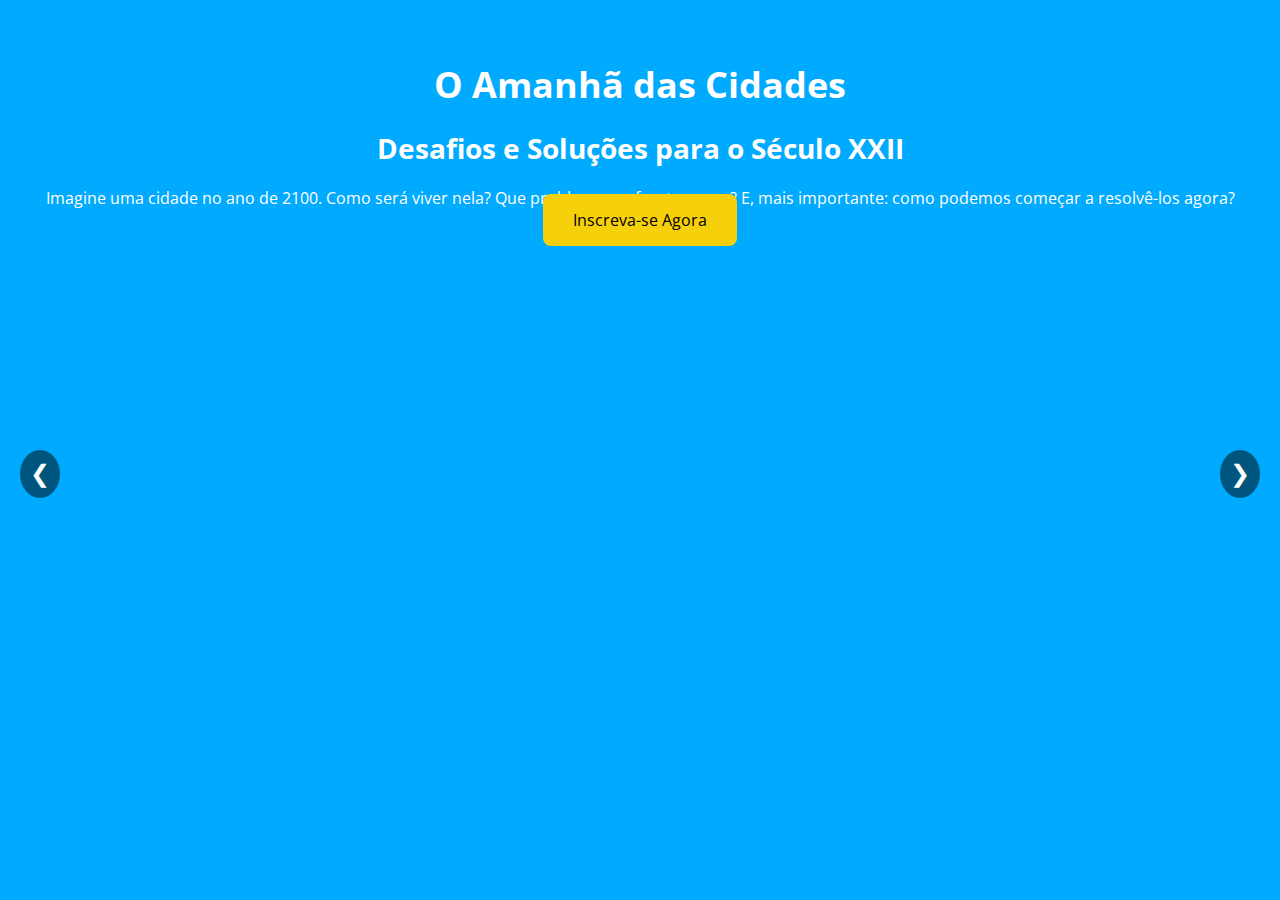
<file: apresentacao.html>
<!DOCTYPE html>
<html lang="pt-BR">
<head>
    <meta charset="UTF-8">
    <meta name="viewport" content="width=device-width, initial-scale=1.0">
    <title>O Amanhã das Cidades - Hackathon</title>
    <link href="https://fonts.googleapis.com/css2?family=Montserrat:wght@400;600;700&family=Open+Sans:wght@400;600&display=swap" rel="stylesheet">
    <link rel="stylesheet" href="https://cdnjs.cloudflare.com/ajax/libs/font-awesome/6.4.0/css/all.min.css">
    <style>
        * {
            margin: 0;
            padding: 0;
            box-sizing: border-box;
        }

        body, html {
            font-family: 'Open Sans', sans-serif;
            height: 100%;
        }

        .slide {
            display: none;
            width: 100%;
            height: 100%;
            background: #fff;
            padding: 20px;
            text-align: center;
            box-sizing: border-box;
        }

        .active-slide {
            display: block;
        }

        .hero {
            background-color: #00aaff;
            color: white;
            padding: 60px 20px;
        }

        .hero h1 {
            font-size: 36px;
            margin-bottom: 10px;
        }

        .hero h2 {
            font-size: 24px;
            margin-bottom: 20px;
        }

        .cta-button {
            background-color: #f7d00c;
            padding: 15px 30px;
            text-decoration: none;
            color: black;
            border-radius: 8px;
        }

        .slide h2 {
            margin: 20px 0;
            font-size: 28px;
        }

        .section-content {
            padding: 20px;
        }

        .footer {
            text-align: center;
            background-color: #f4f4f4;
            padding: 20px;
        }

        .footer p {
            font-size: 16px;
        }

        .prev, .next {
            font-size: 24px;
            cursor: pointer;
            position: absolute;
            top: 50%;
            padding: 10px;
            background-color: rgba(0, 0, 0, 0.5);
            color: white;
            border: none;
            border-radius: 50%;
        }

        .prev { left: 20px; }
        .next { right: 20px; }
    </style>
</head>
<body>

    <!-- Slide 1: Hero Section -->
    <div class="slide hero active-slide">
        <h1>O Amanhã das Cidades</h1>
        <h2>Desafios e Soluções para o Século XXII</h2>
        <p>Imagine uma cidade no ano de 2100. Como será viver nela? Que problemas enfrentaremos? E, mais importante: como podemos começar a resolvê-los agora?</p>
        <a href="#inscricao" class="cta-button">Inscreva-se Agora</a>
    </div>

    <!-- Slide 2: Sobre o Evento -->
    <div class="slide">
        <h2>Sobre o Hackathon</h2>
        <div class="section-content">
            <p>O hackathon "O Amanhã das Cidades" convida você a explorar as transformações que os centros urbanos enfrentarão até o século XXII. A missão é clara: propor soluções criativas, viáveis e impactantes para construir cidades mais humanas, inteligentes, sustentáveis e inclusivas.</p>
            <p>Este é um desafio para pessoas apaixonadas por inovação, tecnologia, urbanismo, sustentabilidade e impacto social. É uma oportunidade para você sair do presente e projetar o futuro.</p>
        </div>
    </div>

    <!-- Slide 3: Temas e Desafios -->
    <div class="slide">
        <h2>Temas e Desafios</h2>
        <p>Escolha um dos eixos temáticos abaixo como base para sua solução:</p>
        <div class="section-content">
            <p><strong>1. Mudanças Climáticas</strong>: Como tornar as cidades resilientes aos eventos climáticos extremos?</p>
            <p><strong>2. População Envelhecida</strong>: Como adaptar as cidades a uma população cada vez mais idosa?</p>
            <p><strong>3. Mobilidade Urbana</strong>: Como mover milhões de pessoas de forma eficiente, limpa e acessível?</p>
            <p><strong>4. Sustentabilidade e Consumo Responsável</strong>: Como reduzir o impacto ambiental das cidades?</p>
            <p><strong>5. Desigualdade e Inclusão Social</strong>: Como garantir que o futuro urbano seja para todos?</p>
        </div>
    </div>

    <!-- Slide 4: Formato do Hackathon -->
    <div class="slide">
        <h2>Formato do Hackathon</h2>
        <div class="section-content">
            <p>12 horas de imersão total com equipes de 8 a 10 participantes. O objetivo é entregar uma solução inovadora com a orientação de mentores especializados.</p>
        </div>
    </div>

    <!-- Slide 5: Premiação -->
    <div class="slide">
        <h2>Premiação</h2>
        <div class="section-content">
            <p>As melhores propostas receberão prêmios em diferentes categorias como "Solução Mais Inovadora", "Maior Potencial de Impacto" e "Melhor Pitch".</p>
        </div>
    </div>

    <!-- Slide 6: Inscrição -->
    <div class="slide">
        <h2>Participe do Hackathon</h2>
        <div class="section-content">
            <p>Estudantes, profissionais, empreendedores, pesquisadores e todos que desejam transformar o futuro urbano são bem-vindos. Inscreva-se agora!</p>
            <iframe src="https://docs.google.com/forms/d/e/1FAIpQLSd8txKvI2c54nkpuOc7a-6E4qRqz-Dl7jGagqMT5r_C90OK0Q/viewform?embedded=true" width="100%" height="600" style="border-radius: 8px;"></iframe>
        </div>
    </div>

    <!-- Slide 7: Contato -->
    <div class="slide footer">
        <h3>Contato</h3>
        <p>Email: contato@amanhadasciudades.com</p>
        <p>Telefone: (11) 99999-9999</p>
    </div>

    <!-- Navegação entre os slides -->
    <button class="prev" onclick="changeSlide(-1)">&#10094;</button>
    <button class="next" onclick="changeSlide(1)">&#10095;</button>

    <script>
        let currentSlide = 0;
        const slides = document.querySelectorAll('.slide');

        function changeSlide(direction) {
            slides[currentSlide].classList.remove('active-slide');
            currentSlide += direction;

            if (currentSlide >= slides.length) currentSlide = 0;
            if (currentSlide < 0) currentSlide = slides.length - 1;

            slides[currentSlide].classList.add('active-slide');
        }
    </script>
</body>
</html>
</file>
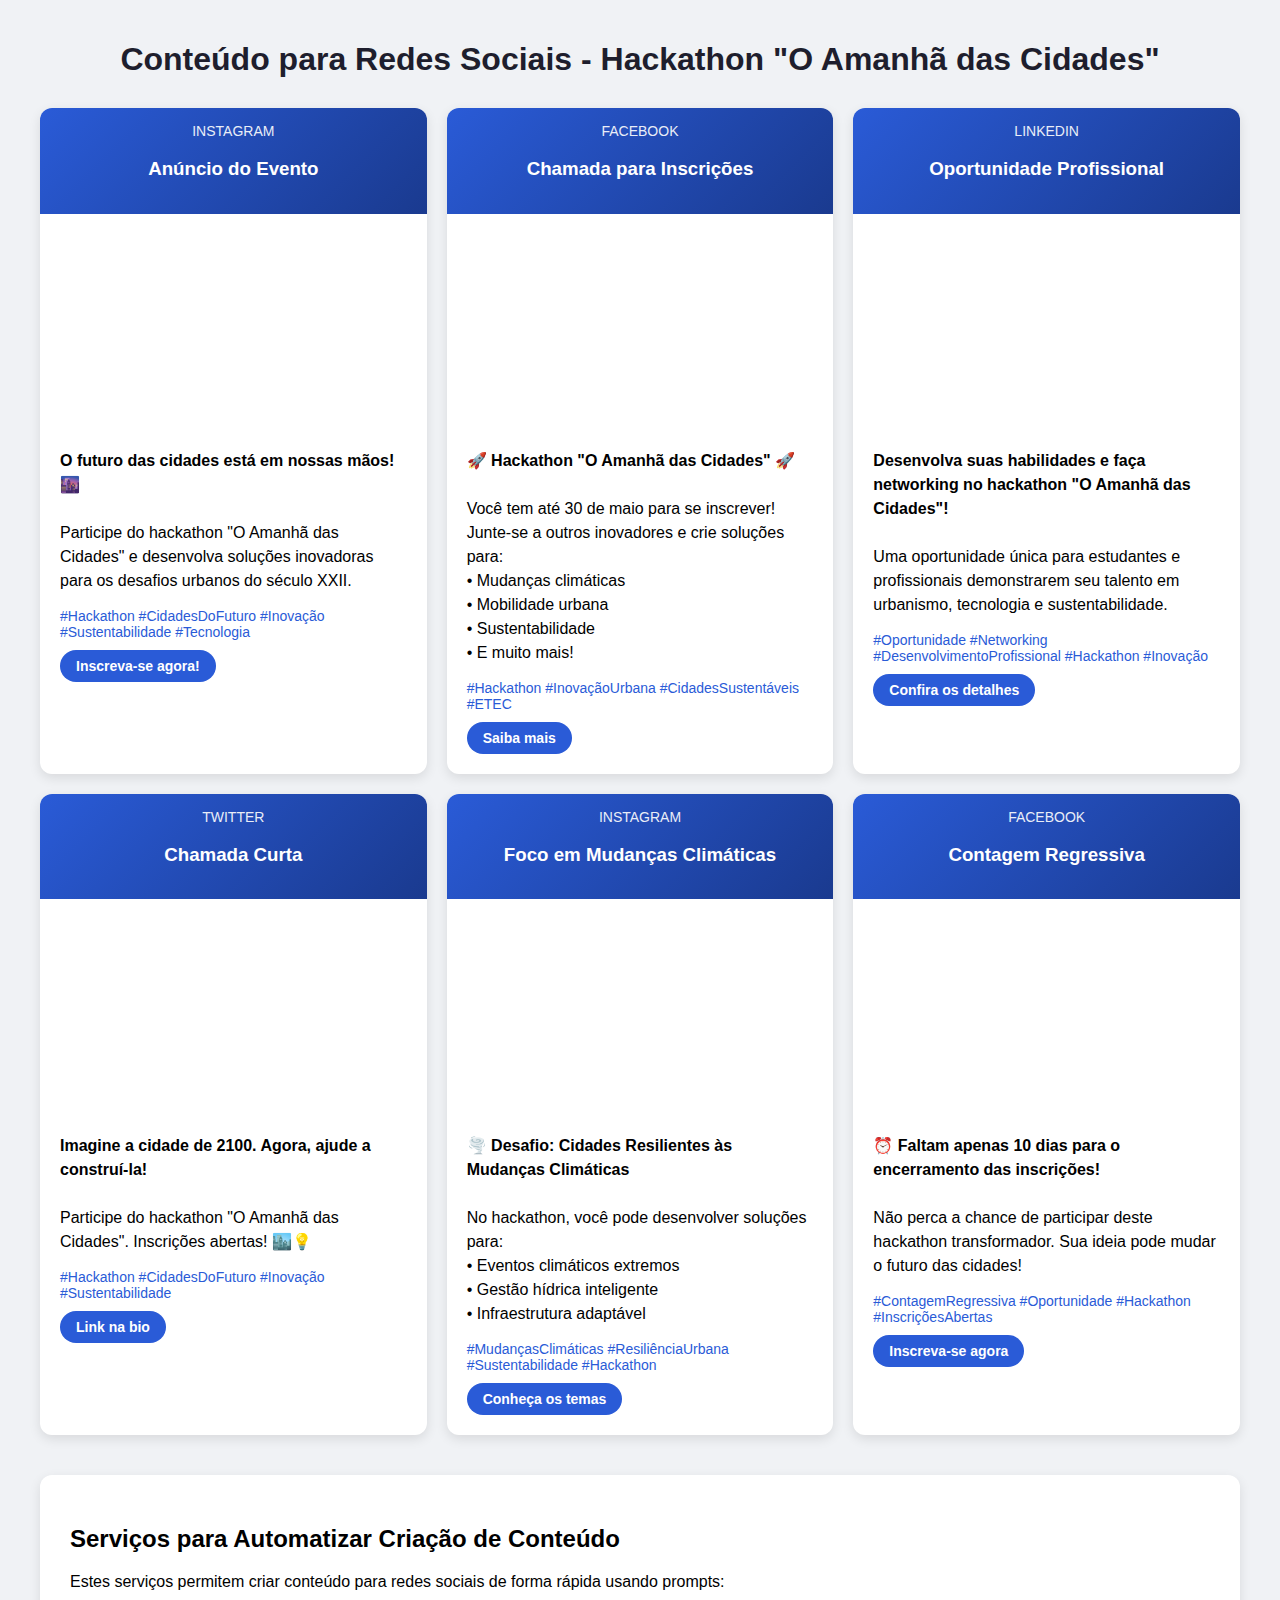
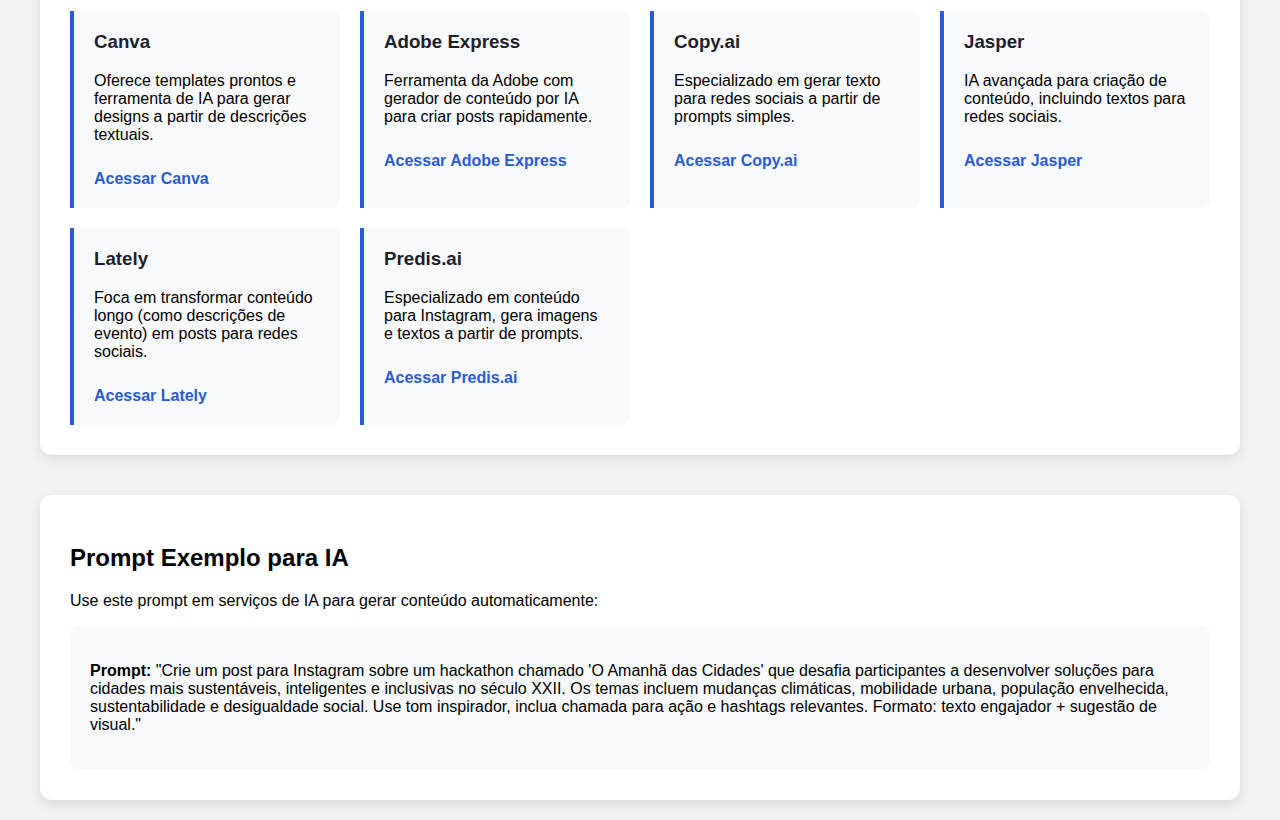
<file: redes.html>
<!DOCTYPE html>
<html lang="pt-BR">
<head>
    <meta charset="UTF-8">
    <meta name="viewport" content="width=device-width, initial-scale=1.0">
    <title>Posts para Redes Sociais - Hackathon</title>
    <style>
        :root {
            --primary-color: #2a5bd7;
            --secondary-color: #1a3a8f;
            --accent-color: #4cd964;
            --dark-color: #1e1e2d;
            --light-color: #f8f9fa;
        }
        
        body {
            font-family: 'Segoe UI', Tahoma, Geneva, Verdana, sans-serif;
            background-color: #f0f2f5;
            margin: 0;
            padding: 20px;
        }
        
        .container {
            max-width: 1200px;
            margin: 0 auto;
        }
        
        h1 {
            text-align: center;
            color: var(--dark-color);
            margin-bottom: 30px;
        }
        
        .posts-grid {
            display: grid;
            grid-template-columns: repeat(auto-fit, minmax(300px, 1fr));
            gap: 20px;
            margin-bottom: 40px;
        }
        
        .post-card {
            background: white;
            border-radius: 12px;
            overflow: hidden;
            box-shadow: 0 4px 12px rgba(0,0,0,0.1);
            transition: transform 0.3s ease;
        }
        
        .post-card:hover {
            transform: translateY(-5px);
        }
        
        .post-header {
            background: linear-gradient(135deg, var(--primary-color), var(--secondary-color));
            color: white;
            padding: 15px;
            text-align: center;
        }
        
        .post-platform {
            font-size: 14px;
            opacity: 0.9;
            margin-bottom: 5px;
        }
        
        .post-content {
            padding: 20px;
        }
        
        .post-image {
            width: 100%;
            height: 200px;
            background-size: cover;
            background-position: center;
            margin-bottom: 15px;
        }
        
        .post-text {
            margin-bottom: 15px;
            line-height: 1.5;
        }
        
        .hashtags {
            color: var(--primary-color);
            font-size: 14px;
            margin-top: 10px;
        }
        
        .cta-button {
            display: inline-block;
            background-color: var(--primary-color);
            color: white;
            padding: 8px 16px;
            border-radius: 20px;
            text-decoration: none;
            font-weight: 600;
            font-size: 14px;
            margin-top: 10px;
        }
        
        .services-section {
            background: white;
            padding: 30px;
            border-radius: 12px;
            box-shadow: 0 4px 12px rgba(0,0,0,0.1);
            margin-top: 40px;
        }
        
        .services-grid {
            display: grid;
            grid-template-columns: repeat(auto-fit, minmax(250px, 1fr));
            gap: 20px;
            margin-top: 20px;
        }
        
        .service-card {
            padding: 20px;
            border-left: 4px solid var(--primary-color);
            background: #f8f9fa;
            border-radius: 0 8px 8px 0;
        }
        
        .service-card h3 {
            margin-top: 0;
            color: var(--dark-color);
        }
        
        .service-link {
            color: var(--primary-color);
            text-decoration: none;
            font-weight: 600;
            display: inline-block;
            margin-top: 10px;
        }
    </style>
</head>
<body>
    <div class="container">
        <h1>Conteúdo para Redes Sociais - Hackathon "O Amanhã das Cidades"</h1>
        
        <div class="posts-grid">
            <!-- Post 1: Instagram -->
            <div class="post-card">
                <div class="post-header">
                    <div class="post-platform">INSTAGRAM</div>
                    <h3>Anúncio do Evento</h3>
                </div>
                <div class="post-content">
                    <div class="post-image" style="background-image: url('https://images.unsplash.com/photo-1569163139394-de44cb2c8cb8?ixlib=rb-4.0.3&auto=format&fit=crop&w=1000&q=80');"></div>
                    <div class="post-text">
                        <strong>O futuro das cidades está em nossas mãos! 🌆</strong><br><br>
                        Participe do hackathon "O Amanhã das Cidades" e desenvolva soluções inovadoras para os desafios urbanos do século XXII.
                    </div>
                    <div class="hashtags">#Hackathon #CidadesDoFuturo #Inovação #Sustentabilidade #Tecnologia</div>
                    <a href="#" class="cta-button">Inscreva-se agora!</a>
                </div>
            </div>
            
            <!-- Post 2: Facebook -->
            <div class="post-card">
                <div class="post-header">
                    <div class="post-platform">FACEBOOK</div>
                    <h3>Chamada para Inscrições</h3>
                </div>
                <div class="post-content">
                    <div class="post-image" style="background-image: url('https://images.unsplash.com/photo-1449824913935-59a10b8d2000?ixlib=rb-4.0.3&auto=format&fit=crop&w=1000&q=80');"></div>
                    <div class="post-text">
                        <strong>🚀 Hackathon "O Amanhã das Cidades" 🚀</strong><br><br>
                        Você tem até 30 de maio para se inscrever! Junte-se a outros inovadores e crie soluções para:
                        <br>• Mudanças climáticas
                        <br>• Mobilidade urbana
                        <br>• Sustentabilidade
                        <br>• E muito mais!
                    </div>
                    <div class="hashtags">#Hackathon #InovaçãoUrbana #CidadesSustentáveis #ETEC</div>
                    <a href="#" class="cta-button">Saiba mais</a>
                </div>
            </div>
            
            <!-- Post 3: LinkedIn -->
            <div class="post-card">
                <div class="post-header">
                    <div class="post-platform">LINKEDIN</div>
                    <h3>Oportunidade Profissional</h3>
                </div>
                <div class="post-content">
                    <div class="post-image" style="background-image: url('https://images.unsplash.com/photo-1486406146926-c627a92ad1ab?ixlib=rb-4.0.3&auto=format&fit=crop&w=1000&q=80');"></div>
                    <div class="post-text">
                        <strong>Desenvolva suas habilidades e faça networking no hackathon "O Amanhã das Cidades"!</strong><br><br>
                        Uma oportunidade única para estudantes e profissionais demonstrarem seu talento em urbanismo, tecnologia e sustentabilidade.
                    </div>
                    <div class="hashtags">#Oportunidade #Networking #DesenvolvimentoProfissional #Hackathon #Inovação</div>
                    <a href="#" class="cta-button">Confira os detalhes</a>
                </div>
            </div>
            
            <!-- Post 4: Twitter -->
            <div class="post-card">
                <div class="post-header">
                    <div class="post-platform">TWITTER</div>
                    <h3>Chamada Curta</h3>
                </div>
                <div class="post-content">
                    <div class="post-image" style="background-image: url('https://images.unsplash.com/photo-1507003211169-0a1dd7228f2d?ixlib=rb-4.0.3&auto=format&fit=crop&w=1000&q=80');"></div>
                    <div class="post-text">
                        <strong>Imagine a cidade de 2100. Agora, ajude a construí-la!</strong><br><br>
                        Participe do hackathon "O Amanhã das Cidades". Inscrições abertas! 🏙️💡
                    </div>
                    <div class="hashtags">#Hackathon #CidadesDoFuturo #Inovação #Sustentabilidade</div>
                    <a href="#" class="cta-button">Link na bio</a>
                </div>
            </div>
            
            <!-- Post 5: Tema Específico -->
            <div class="post-card">
                <div class="post-header">
                    <div class="post-platform">INSTAGRAM</div>
                    <h3>Foco em Mudanças Climáticas</h3>
                </div>
                <div class="post-content">
                    <div class="post-image" style="background-image: url('https://images.unsplash.com/photo-1569163139394-de44cb2c8cb8?ixlib=rb-4.0.3&auto=format&fit=crop&w=1000&q=80');"></div>
                    <div class="post-text">
                        <strong>🌪️ Desafio: Cidades Resilientes às Mudanças Climáticas</strong><br><br>
                        No hackathon, você pode desenvolver soluções para:
                        <br>• Eventos climáticos extremos
                        <br>• Gestão hídrica inteligente
                        <br>• Infraestrutura adaptável
                    </div>
                    <div class="hashtags">#MudançasClimáticas #ResiliênciaUrbana #Sustentabilidade #Hackathon</div>
                    <a href="#" class="cta-button">Conheça os temas</a>
                </div>
            </div>
            
            <!-- Post 6: Lembrete -->
            <div class="post-card">
                <div class="post-header">
                    <div class="post-platform">FACEBOOK</div>
                    <h3>Contagem Regressiva</h3>
                </div>
                <div class="post-content">
                    <div class="post-image" style="background-image: url('https://images.unsplash.com/photo-1551288049-bebda4e38f71?ixlib=rb-4.0.3&auto=format&fit=crop&w=1000&q=80');"></div>
                    <div class="post-text">
                        <strong>⏰ Faltam apenas 10 dias para o encerramento das inscrições!</strong><br><br>
                        Não perca a chance de participar deste hackathon transformador. Sua ideia pode mudar o futuro das cidades!
                    </div>
                    <div class="hashtags">#ContagemRegressiva #Oportunidade #Hackathon #InscriçõesAbertas</div>
                    <a href="#" class="cta-button">Inscreva-se agora</a>
                </div>
            </div>
        </div>
        
        <div class="services-section">
            <h2>Serviços para Automatizar Criação de Conteúdo</h2>
            <p>Estes serviços permitem criar conteúdo para redes sociais de forma rápida usando prompts:</p>
            
            <div class="services-grid">
                <div class="service-card">
                    <h3>Canva</h3>
                    <p>Oferece templates prontos e ferramenta de IA para gerar designs a partir de descrições textuais.</p>
                    <a href="https://www.canva.com/" class="service-link" target="_blank">Acessar Canva</a>
                </div>
                
                <div class="service-card">
                    <h3>Adobe Express</h3>
                    <p>Ferramenta da Adobe com gerador de conteúdo por IA para criar posts rapidamente.</p>
                    <a href="https://www.adobe.com/express/" class="service-link" target="_blank">Acessar Adobe Express</a>
                </div>
                
                <div class="service-card">
                    <h3>Copy.ai</h3>
                    <p>Especializado em gerar texto para redes sociais a partir de prompts simples.</p>
                    <a href="https://www.copy.ai/" class="service-link" target="_blank">Acessar Copy.ai</a>
                </div>
                
                <div class="service-card">
                    <h3>Jasper</h3>
                    <p>IA avançada para criação de conteúdo, incluindo textos para redes sociais.</p>
                    <a href="https://www.jasper.ai/" class="service-link" target="_blank">Acessar Jasper</a>
                </div>
                
                <div class="service-card">
                    <h3>Lately</h3>
                    <p>Foca em transformar conteúdo longo (como descrições de evento) em posts para redes sociais.</p>
                    <a href="https://www.lately.ai/" class="service-link" target="_blank">Acessar Lately</a>
                </div>
                
                <div class="service-card">
                    <h3>Predis.ai</h3>
                    <p>Especializado em conteúdo para Instagram, gera imagens e textos a partir de prompts.</p>
                    <a href="https://predis.ai/" class="service-link" target="_blank">Acessar Predis.ai</a>
                </div>
            </div>
        </div>
        
        <div class="services-section">
            <h2>Prompt Exemplo para IA</h2>
            <p>Use este prompt em serviços de IA para gerar conteúdo automaticamente:</p>
            <div style="background: #f8f9fa; padding: 20px; border-radius: 8px; margin-top: 15px;">
                <p><strong>Prompt:</strong> "Crie um post para Instagram sobre um hackathon chamado 'O Amanhã das Cidades' que desafia participantes a desenvolver soluções para cidades mais sustentáveis, inteligentes e inclusivas no século XXII. Os temas incluem mudanças climáticas, mobilidade urbana, população envelhecida, sustentabilidade e desigualdade social. Use tom inspirador, inclua chamada para ação e hashtags relevantes. Formato: texto engajador + sugestão de visual."</p>
            </div>
        </div>
    </div>
</body>
</html>
</file>
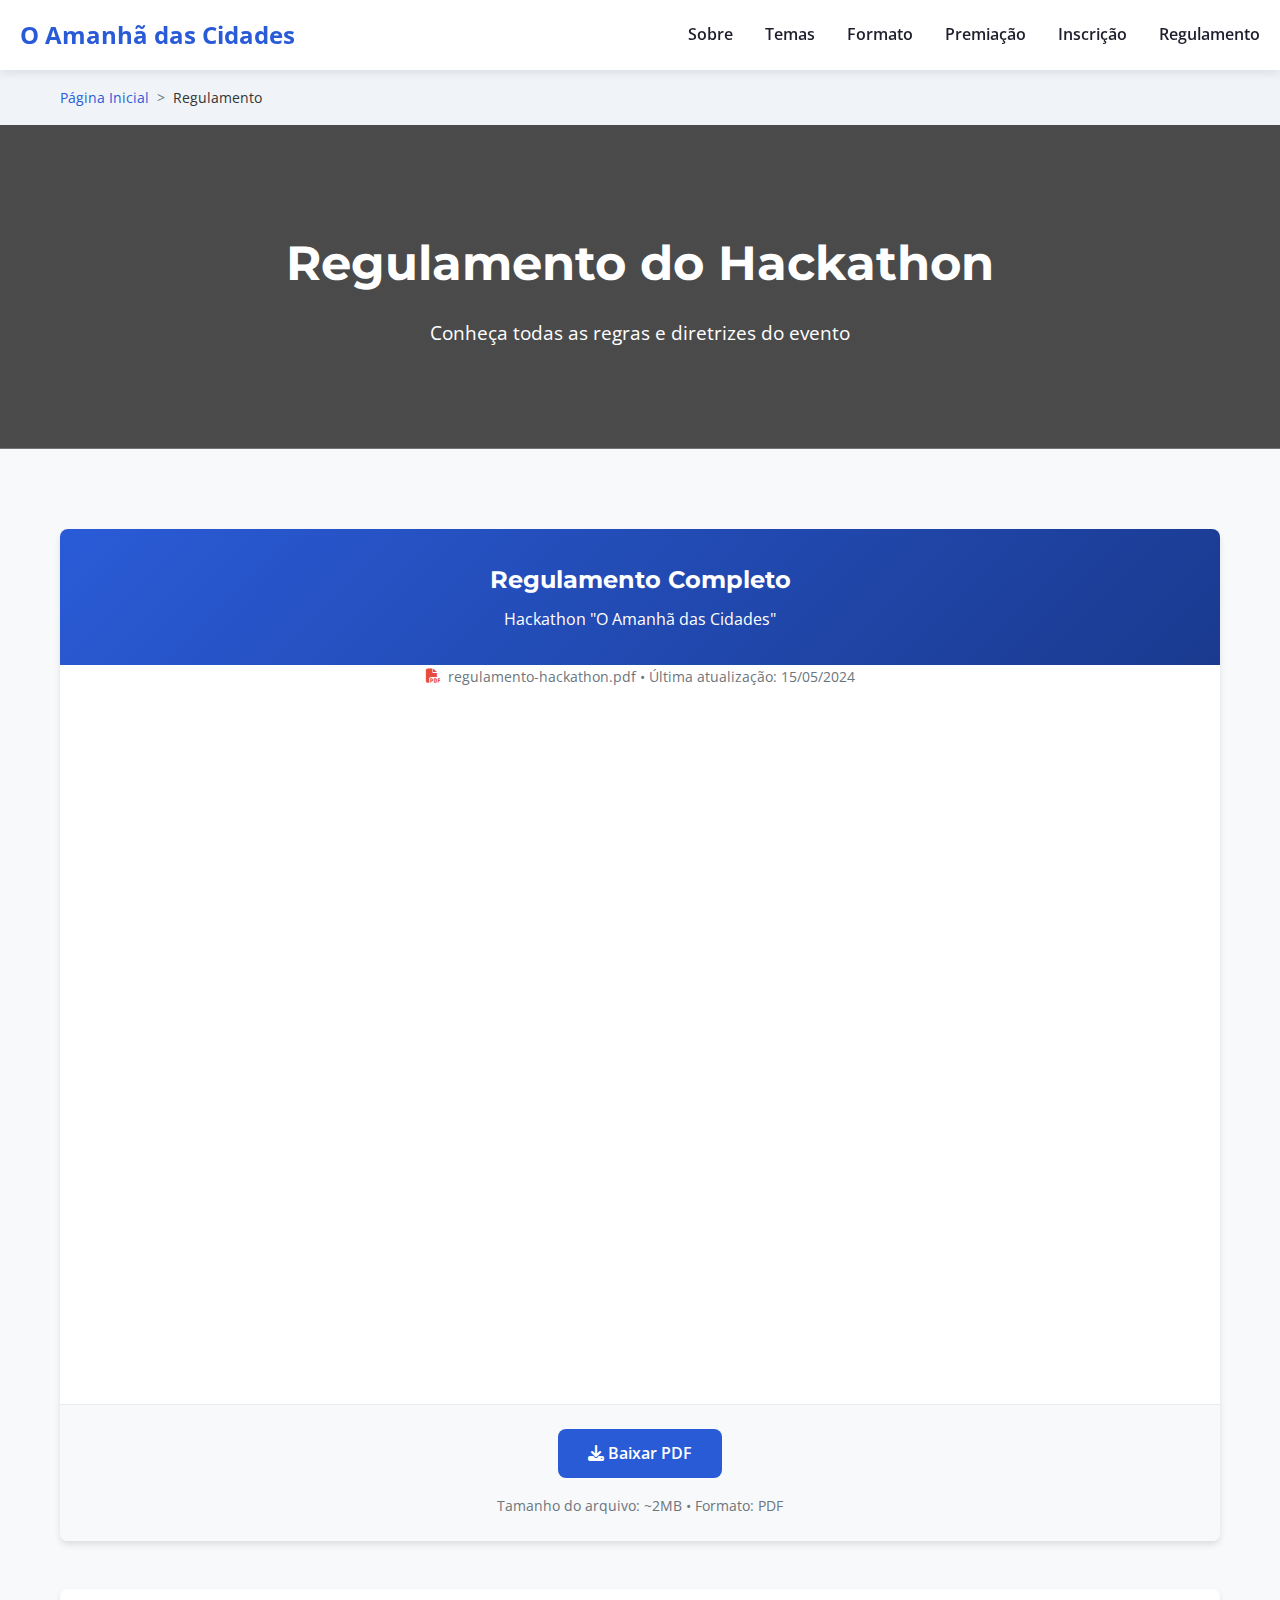
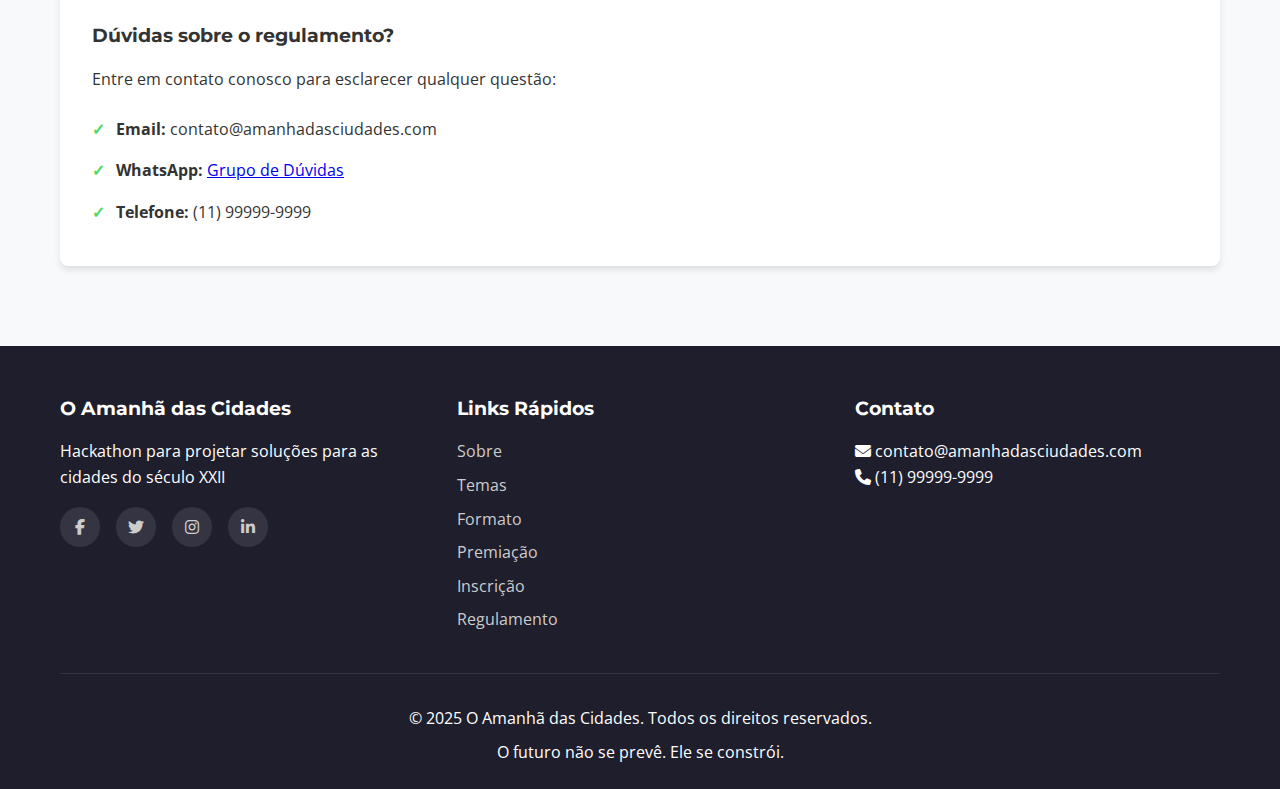
<file: regulamento.html>
<!DOCTYPE html>
<html lang="pt-BR">
<head>
    <meta charset="UTF-8">
    <meta name="viewport" content="width=device-width, initial-scale=1.0">
    <title>Regulamento - O Amanhã das Cidades</title>
    <meta name="description" content="Regulamento completo do hackathon O Amanhã das Cidades">
    <meta name="keywords" content="regulamento, hackathon, regras, cidades, futuro">
    <link rel="stylesheet" href="styles.css">
    <link href="https://fonts.googleapis.com/css2?family=Montserrat:wght@400;600;700&family=Open+Sans:wght@400;600&display=swap" rel="stylesheet">
    <link rel="stylesheet" href="https://cdnjs.cloudflare.com/ajax/libs/font-awesome/6.4.0/css/all.min.css">
    <style>
        /* Estilos específicos para a página do regulamento */
        .breadcrumb {
            padding: 1rem 0;
            background-color: #f0f4f8;
            margin-top: 70px;
        }

        .breadcrumb ol {
            display: flex;
            list-style: none;
        }

        .breadcrumb li {
            margin-right: 0.5rem;
            font-size: 0.9rem;
        }

        .breadcrumb li:not(:last-child):after {
            content: ">";
            margin-left: 0.5rem;
            color: var(--gray-color);
        }

        .breadcrumb a {
            color: var(--primary-color);
            text-decoration: none;
        }

        .breadcrumb a:hover {
            text-decoration: underline;
        }

        .regulamento-hero {
            background: linear-gradient(rgba(0, 0, 0, 0.7), rgba(0, 0, 0, 0.7)), 
                        url('https://images.unsplash.com/photo-1551288049-bebda4e38f71?ixlib=rb-4.0.3&auto=format&fit=crop&w=1170&q=80');
            background-size: cover;
            background-position: center;
            color: white;
            text-align: center;
            padding: 100px 20px;
        }

        .regulamento-hero h1 {
            font-size: 3rem;
            margin-bottom: 1rem;
            color: white;
        }

        .regulamento-hero p {
            font-size: 1.2rem;
            max-width: 600px;
            margin: 0 auto;
        }

        .pdf-container {
            background: white;
            border-radius: var(--border-radius);
            box-shadow: var(--box-shadow);
            overflow: hidden;
            margin-bottom: 2rem;
        }

        .pdf-header {
            padding: 2rem;
            background: linear-gradient(135deg, var(--primary-color), var(--secondary-color));
            color: white;
            text-align: center;
        }

        .pdf-header h2 {
            margin-bottom: 0.5rem;
            color: white;
        }

        .pdf-viewer {
            padding: 0;
        }

        .pdf-viewer iframe {
            border: none;
            display: block;
        }

        .pdf-actions {
            padding: 1.5rem;
            text-align: center;
            background: #f8f9fa;
            border-top: 1px solid #e9ecef;
        }

        .file-info {
            display: flex;
            align-items: center;
            justify-content: center;
            color: var(--gray-color);
            font-size: 0.9rem;
            margin-bottom: 1rem;
        }

        .file-info i {
            margin-right: 0.5rem;
            color: #e74c3c;
        }

        @media (max-width: 768px) {
            .regulamento-hero h1 {
                font-size: 2.5rem;
            }
            
            .pdf-viewer iframe {
                height: 500px;
            }
        }
    </style>
</head>
<body>
    <!-- Header e Navegação -->
    <header>
        <nav class="navbar">
            <div class="nav-container">
                <a href="index.html" class="nav-logo">O Amanhã das Cidades</a>
                <ul class="nav-menu">
                    <li class="nav-item"><a href="index.html#sobre" class="nav-link">Sobre</a></li>
                    <li class="nav-item"><a href="index.html#temas" class="nav-link">Temas</a></li>
                    <li class="nav-item"><a href="index.html#formato" class="nav-link">Formato</a></li>
                    <li class="nav-item"><a href="index.html#premiacao" class="nav-link">Premiação</a></li>
                    <li class="nav-item"><a href="index.html#inscricao" class="nav-link">Inscrição</a></li>
                    <li class="nav-item"><a href="regulamento.html" class="nav-link">Regulamento</a></li>
                </ul>
                <div class="hamburger">
                    <span class="bar"></span>
                    <span class="bar"></span>
                    <span class="bar"></span>
                </div>
            </div>
        </nav>
    </header>

    <!-- Breadcrumb -->
    <div class="breadcrumb">
        <div class="container">
            <ol>
                <li><a href="index.html">Página Inicial</a></li>
                <li>Regulamento</li>
            </ol>
        </div>
    </div>

    <!-- Hero Section -->
    <section class="regulamento-hero">
        <div class="container">
            <h1>Regulamento do Hackathon</h1>
            <p>Conheça todas as regras e diretrizes do evento</p>
        </div>
    </section>

    <!-- Regulamento Section -->
    <section class="section">
        <div class="container">
            <div class="pdf-container">
                <div class="pdf-header">
                    <h2>Regulamento Completo</h2>
                    <p>Hackathon "O Amanhã das Cidades"</p>
                </div>
                
                <div class="file-info">
                    <i class="fas fa-file-pdf"></i>
                    <span>regulamento-hackathon.pdf • Última atualização: 15/05/2024</span>
                </div>

                <div class="pdf-viewer">
                    <iframe src="assets/docs/regulamento-hackathon.pdf" 
                            width="100%" 
                            height="700"
                            style="border: none;">
                        <p>Seu navegador não suporta visualização de PDF. 
                           <a href="assets/docs/regulamento-hackathon.pdf" download>Baixe o regulamento</a>
                        </p>
                    </iframe>
                </div>
                
                <div class="pdf-actions">
                    <a href="assets/docs/regulamento-hackathon.pdf" download class="cta-button">
                        <i class="fas fa-download"></i> Baixar PDF
                    </a>
                    <p style="margin-top: 1rem; color: var(--gray-color); font-size: 0.9rem;">
                        Tamanho do arquivo: ~2MB • Formato: PDF
                    </p>
                </div>
            </div>

            <!-- Informações Adicionais -->
            <div class="premio-detalhes" style="margin-top: 3rem;">
                <h3>Dúvidas sobre o regulamento?</h3>
                <p>Entre em contato conosco para esclarecer qualquer questão:</p>
                <ul>
                    <li><strong>Email:</strong> contato@amanhadasciudades.com</li>
                    <li><strong>WhatsApp:</strong> <a href="https://chat.whatsapp.com/BqZNRmiwfXb3Q85tv6c5mN" target="_blank">Grupo de Dúvidas</a></li>
                    <li><strong>Telefone:</strong> (11) 99999-9999</li>
                </ul>
            </div>
        </div>
    </section>

    <!-- Footer -->
    <footer>
        <div class="container">
            <div class="footer-content">
                <div class="footer-section">
                    <h3>O Amanhã das Cidades</h3>
                    <p>Hackathon para projetar soluções para as cidades do século XXII</p>
                    <div class="social-links">
                        <a href="#"><i class="fab fa-facebook-f"></i></a>
                        <a href="#"><i class="fab fa-twitter"></i></a>
                        <a href="#"><i class="fab fa-instagram"></i></a>
                        <a href="#"><i class="fab fa-linkedin-in"></i></a>
                    </div>
                </div>
                
                <div class="footer-section">
                    <h3>Links Rápidos</h3>
                    <ul>
                        <li><a href="index.html#sobre">Sobre</a></li>
                        <li><a href="index.html#temas">Temas</a></li>
                        <li><a href="index.html#formato">Formato</a></li>
                        <li><a href="index.html#premiacao">Premiação</a></li>
                        <li><a href="index.html#inscricao">Inscrição</a></li>
                        <li><a href="regulamento.html">Regulamento</a></li>
                    </ul>
                </div>
                
                <div class="footer-section">
                    <h3>Contato</h3>
                    <p><i class="fas fa-envelope"></i> contato@amanhadasciudades.com</p>
                    <p><i class="fas fa-phone"></i> (11) 99999-9999</p>
                </div>
            </div>
            
            <div class="footer-bottom">
                <p>&copy; 2025 O Amanhã das Cidades. Todos os direitos reservados.</p>
                <p>O futuro não se prevê. Ele se constrói.</p>
            </div>
        </div>
    </footer>

    <script src="script.js"></script>
</body>
</html>
</file>
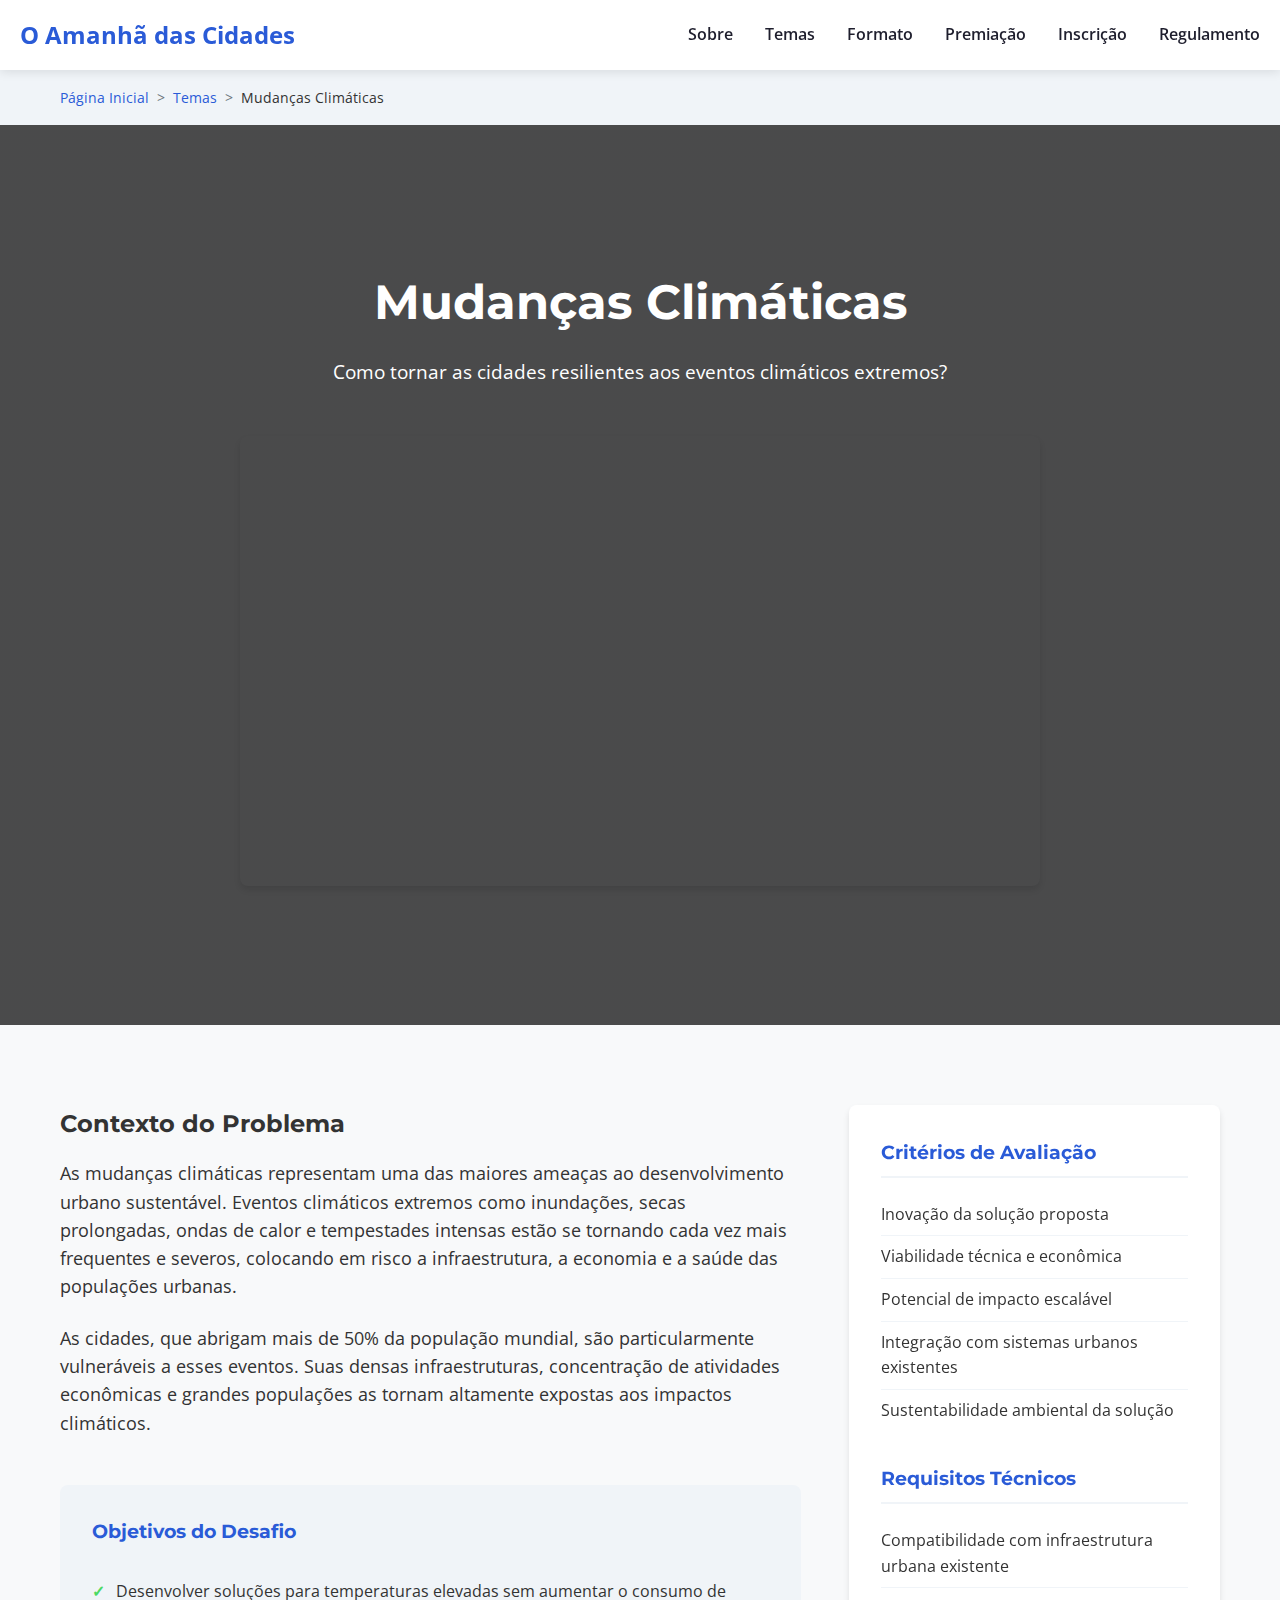
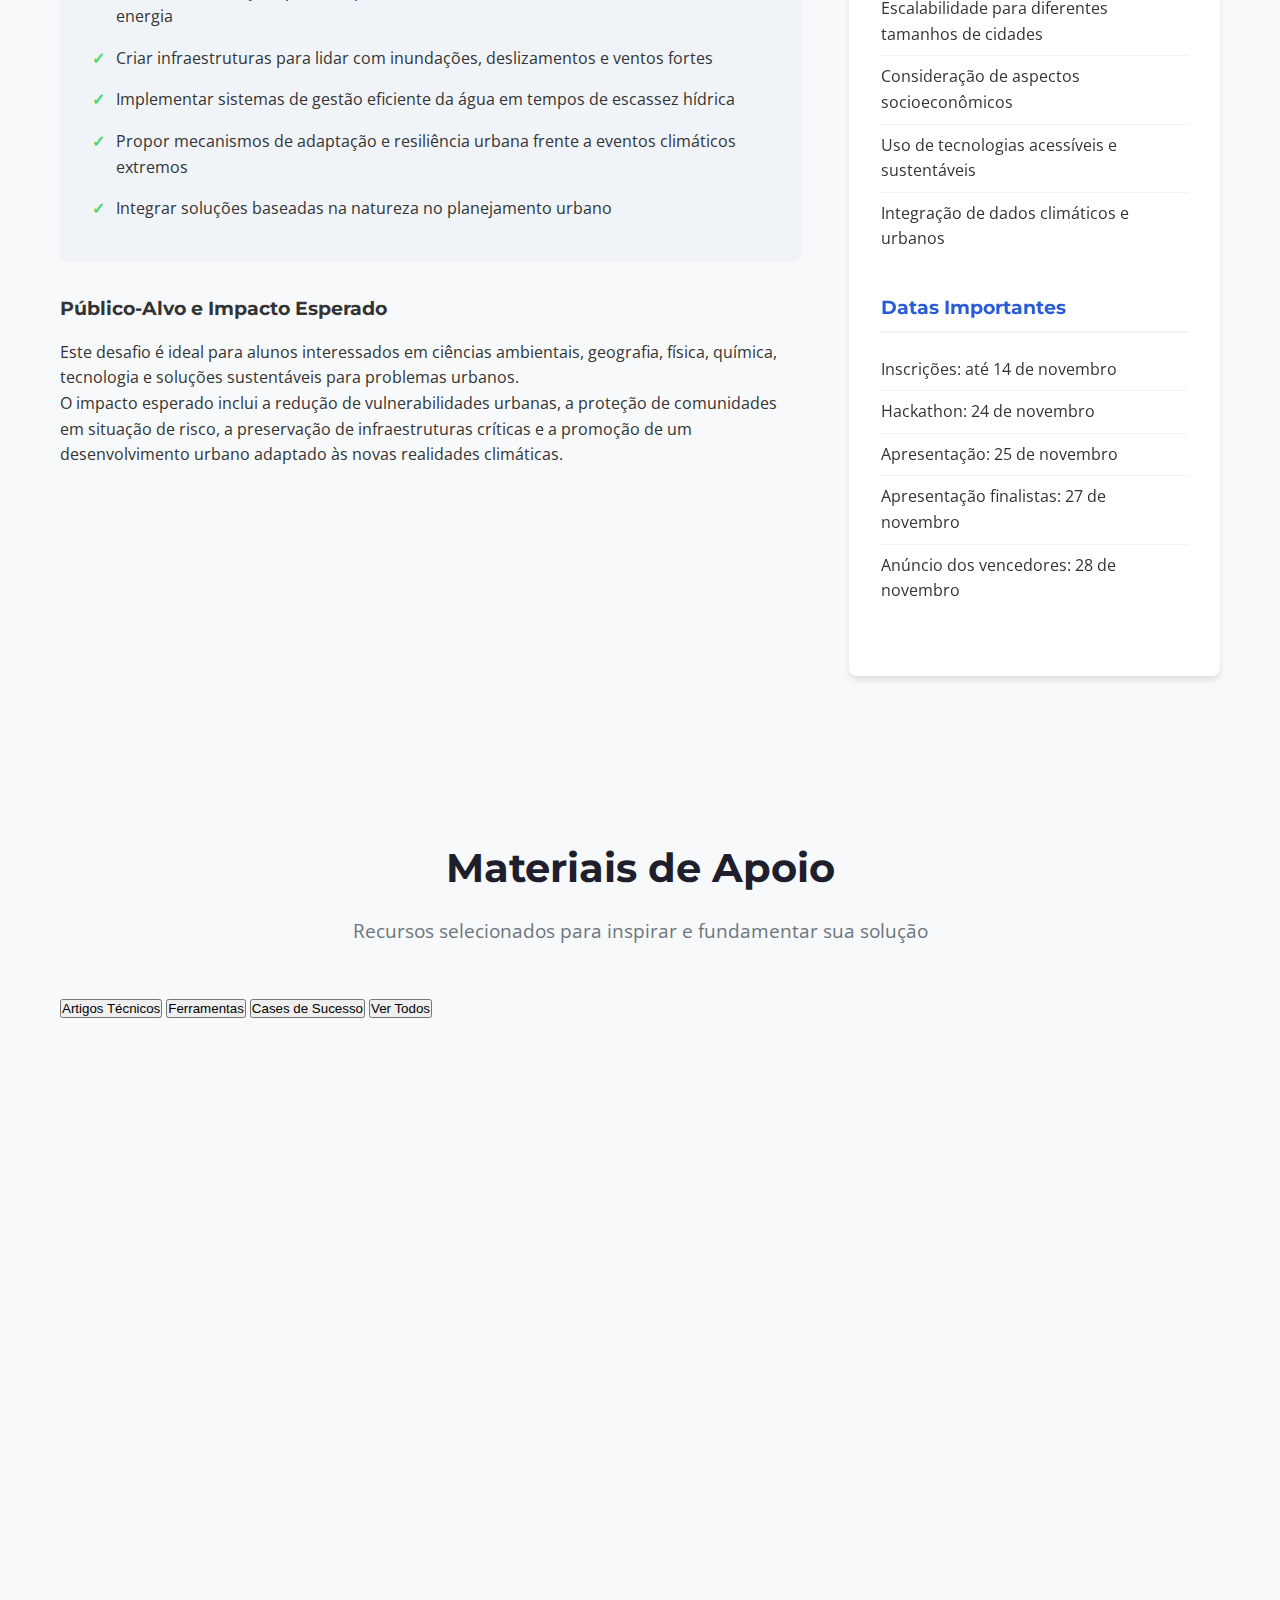
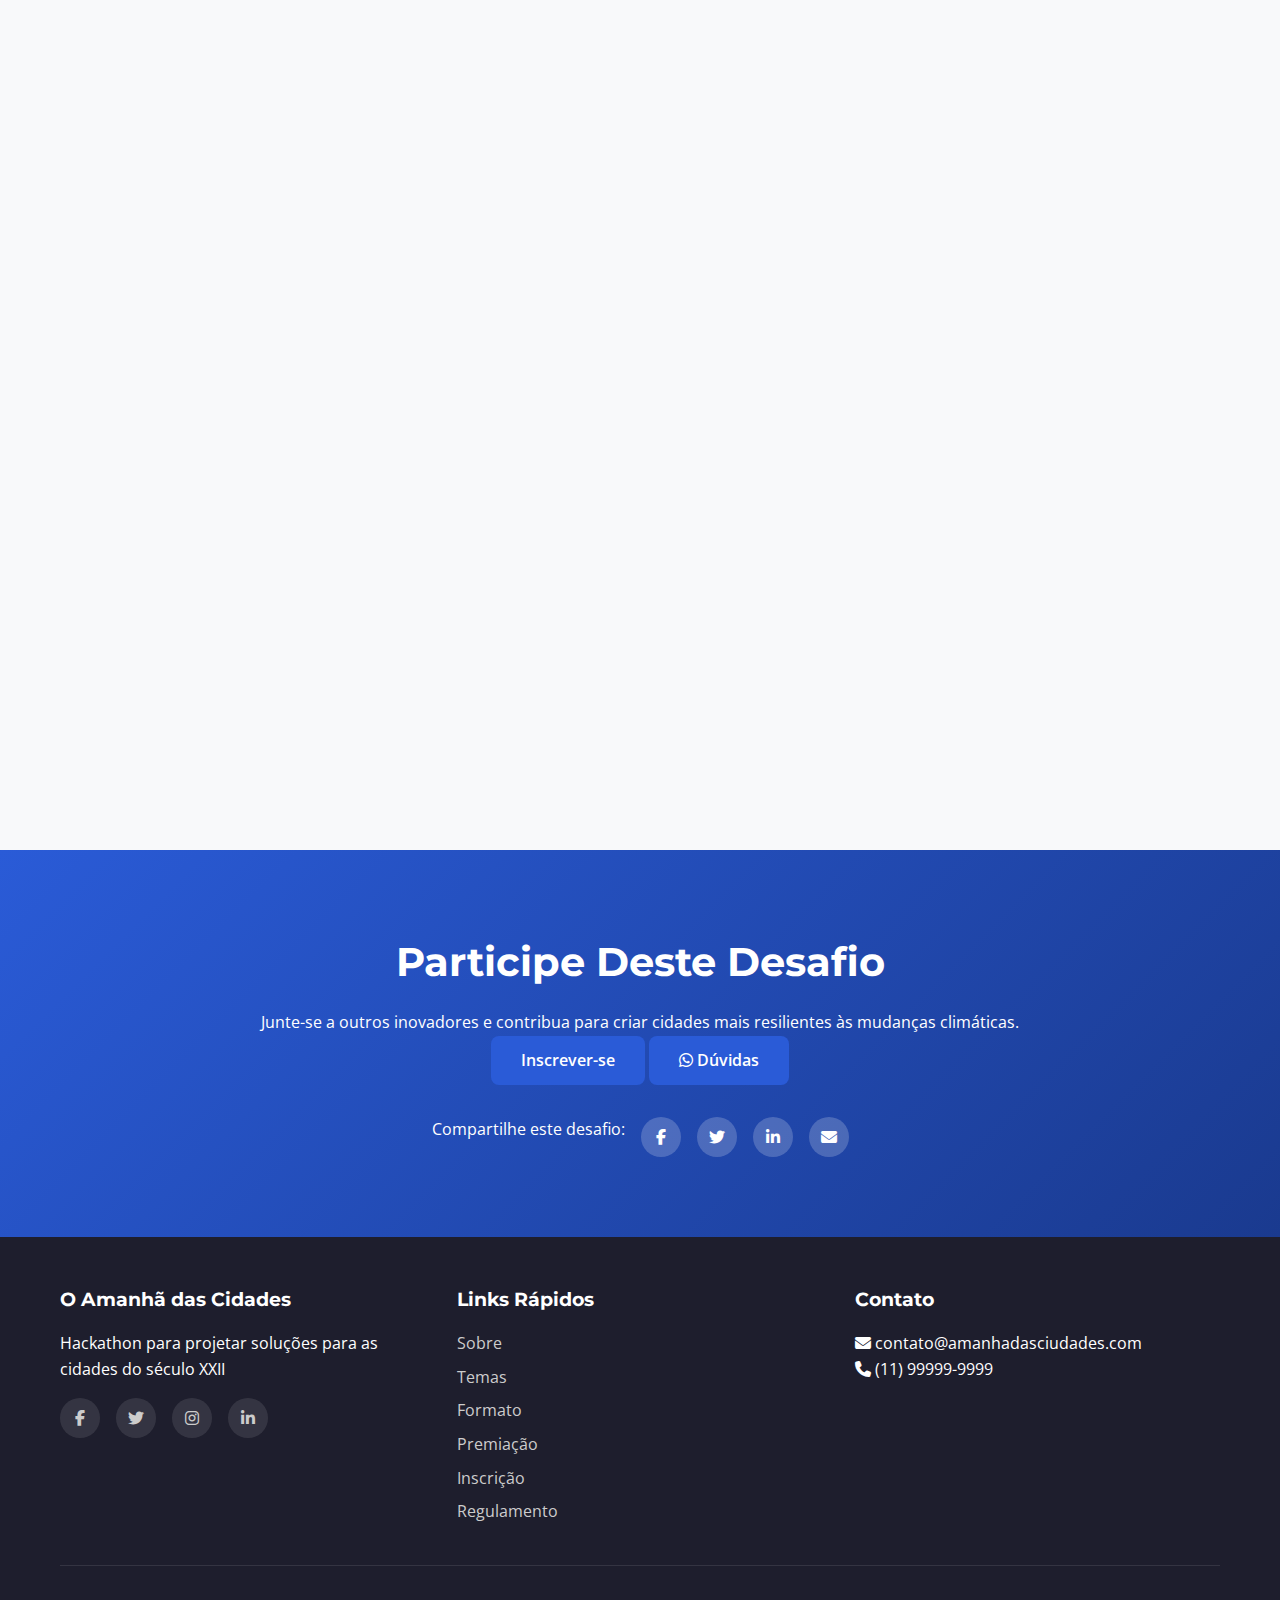
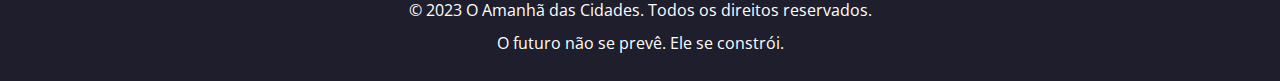
<file: tema-clima.html>
<!DOCTYPE html>
<html lang="pt-BR">
<head>
    <meta charset="UTF-8">
    <meta name="viewport" content="width=device-width, initial-scale=1.0">
    <title>Mudanças Climáticas - O Amanhã das Cidades</title>
    <meta name="description" content="Desafio: Como tornar as cidades resilientes aos eventos climáticos extremos? Participe do hackathon O Amanhã das Cidades.">
    <meta name="keywords" content="mudanças climáticas, cidades resilientes, eventos climáticos extremos, hackathon, sustentabilidade">

    <!-- CSS PRINCIPAL -->
    <link rel="stylesheet" href="styles.css">
    <link href="https://fonts.googleapis.com/css2?family=Montserrat:wght@400;600;700&family=Open+Sans:wght@400;600&display=swap" rel="stylesheet">
    <link rel="stylesheet" href="https://cdnjs.cloudflare.com/ajax/libs/font-awesome/6.4.0/css/all.min.css">

    <style>
    /* Específico para páginas de temas */
    
    /* Breadcrumb (não existe no styles.css principal) */
    .breadcrumb {
        padding: 1rem 0;
        background-color: #f0f4f8;
        margin-top: 70px;
    }

    .breadcrumb ol {
        display: flex;
        list-style: none;
    }

    .breadcrumb li {
        margin-right: 0.5rem;
        font-size: 0.9rem;
    }

    .breadcrumb li:not(:last-child):after {
        content: ">";
        margin-left: 0.5rem;
        color: var(--gray-color);
    }

    .breadcrumb a {
        color: var(--primary-color);
        text-decoration: none;
    }

    .breadcrumb a:hover {
        text-decoration: underline;
    }

    /* Hero específico para temas */
    .hero {
        background: linear-gradient(rgba(0, 0, 0, 0.7), rgba(0, 0, 0, 0.7)), 
                    url('https://images.unsplash.com/photo-1569163139394-de44cb2c8cb8?ixlib=rb-4.0.3&ixid=M3wxMjA3fDB8MHxwaG90by1wYWdlfHx8fGVufDB8fHx8fA%3D%3D&auto=format&fit=crop&w=1170&q=80');
        background-size: cover;
        background-position: center;
        color: white;
        text-align: center;
        padding: 100px 20px;
    }

    .hero-content h1 {
        font-size: 3rem;
        margin-bottom: 1rem;
        color: white;
    }

    .hero-content p {
        font-size: 1.2rem;
        max-width: 800px;
        margin: 0 auto 2rem;
    }

    .video-container {
        max-width: 800px;
        margin: 3rem auto 0;
        border-radius: var(--border-radius);
        overflow: hidden;
        box-shadow: var(--box-shadow);
    }

    .video-wrapper {
        position: relative;
        padding-bottom: 56.25%; /* 16:9 Aspect Ratio */
        height: 0;
    }

    .video-wrapper iframe {
        position: absolute;
        top: 0;
        left: 0;
        width: 100%;
        height: 100%;
        border: none;
    }

    /* Descrição Detalhada (específica para temas) */
    .descricao-content {
        display: grid;
        grid-template-columns: 2fr 1fr;
        gap: 3rem;
    }

    .contexto {
        margin-bottom: 3rem;
    }

    .contexto p {
        margin-bottom: 1.5rem;
        font-size: 1.1rem;
    }

    .objetivos {
        background-color: #f0f4f8;
        padding: 2rem;
        border-radius: var(--border-radius);
        margin-bottom: 2rem;
    }

    .objetivos h3 {
        margin-bottom: 1.5rem;
        color: var(--primary-color);
    }

    .objetivos ul {
        list-style: none;
    }

    .objetivos li {
        padding: 0.5rem 0;
        position: relative;
        padding-left: 1.5rem;
    }

    .objetivos li:before {
        content: "✓";
        color: var(--accent-color);
        position: absolute;
        left: 0;
        font-weight: bold;
    }

    .sidebar {
        background-color: white;
        padding: 2rem;
        border-radius: var(--border-radius);
        box-shadow: var(--box-shadow);
        height: fit-content;
        position: sticky;
        top: 100px;
    }

    .info-card {
        margin-bottom: 2rem;
    }

    .info-card h3 {
        font-size: 1.2rem;
        margin-bottom: 1rem;
        color: var(--primary-color);
        border-bottom: 2px solid #f0f4f8;
        padding-bottom: 0.5rem;
    }

    .info-card ul {
        list-style: none;
    }

    .info-card li {
        padding: 0.5rem 0;
        border-bottom: 1px solid #f0f4f8;
    }

    .info-card li:last-child {
        border-bottom: none;
    }

    /* Call-to-Action específico */
    .cta-section {
        text-align: center;
        background: linear-gradient(135deg, var(--primary-color), var(--secondary-color));
        color: white;
    }

    .cta-section .section-title {
        color: white;
    }

    .cta-button.outline {
        background-color: transparent;
        border: 2px solid white;
    }

    .cta-button.outline:hover {
        background-color: white;
        color: var(--primary-color);
    }

    .social-share {
        display: flex;
        justify-content: center;
        gap: 1rem;
        margin-top: 2rem;
    }

    .social-share a {
        display: inline-flex;
        align-items: center;
        justify-content: center;
        width: 40px;
        height: 40px;
        background-color: rgba(255, 255, 255, 0.2);
        border-radius: 50%;
        color: white;
        text-decoration: none;
        transition: var(--transition);
    }

    .social-share a:hover {
        background-color: white;
        color: var(--primary-color);
        transform: translateY(-3px);
    }

    /* Responsividade específica para temas */
    @media (max-width: 992px) {
        .descricao-content {
            grid-template-columns: 1fr;
        }
        
        .sidebar {
            position: static;
        }
        
        .hero-content h1 {
            font-size: 2.5rem;
        }
    }

    @media (max-width: 768px) {
        .categorias-tabs {
            flex-direction: column;
            align-items: center;
        }
        
        .tab {
            width: 100%;
            max-width: 300px;
            margin: 0.25rem 0;
            border-radius: var(--border-radius);
        }
    }

    @media (max-width: 576px) {
        .hero {
            padding: 80px 20px;
        }
        
        .hero-content h1 {
            font-size: 2rem;
        }
    }
</style>
    
</head>
<body>
    <!-- Header e Navegação -->
    <header>
        <nav class="navbar">
            <div class="nav-container">
                <a href="index.html" class="nav-logo">O Amanhã das Cidades</a>
                <ul class="nav-menu">
                    <li class="nav-item"><a href="index.html#sobre" class="nav-link">Sobre</a></li>
                    <li class="nav-item"><a href="index.html#temas" class="nav-link">Temas</a></li>
                    <li class="nav-item"><a href="index.html#formato" class="nav-link">Formato</a></li>
                    <li class="nav-item"><a href="index.html#premiacao" class="nav-link">Premiação</a></li>
                    <li class="nav-item"><a href="index.html#inscricao" class="nav-link">Inscrição</a></li>
                    <li class="nav-item"><a href="regulamento.html" class="nav-link">Regulamento</a></li>
                </ul>
            </div>
        </nav>
    </header>

    <!-- Breadcrumb -->
    <div class="breadcrumb">
        <div class="container">
            <ol>
                <li><a href="index.html">Página Inicial</a></li>
                <li><a href="index.html#temas">Temas</a></li>
                <li>Mudanças Climáticas</li>
            </ol>
        </div>
    </div>

    <!-- Hero Section -->
    <section class="hero">
        <div class="container">
            <div class="hero-content">
                <h1>Mudanças Climáticas</h1>
                <p>Como tornar as cidades resilientes aos eventos climáticos extremos?</p>
                
                <div class="video-container">
                    <div class="video-wrapper">
                        <iframe src="https://www.youtube.com/embed/G4H1N_yXBiA" title="Mudanças Climáticas e Cidades Resilientes" allow="accelerometer; autoplay; clipboard-write; encrypted-media; gyroscope; picture-in-picture" allowfullscreen></iframe>
                    </div>
                </div>
            </div>
        </div>
    </section>

    <!-- Descrição Detalhada -->
    <section class="section">
        <div class="container">
            <div class="descricao-content">
                <div class="main-content">
                    <div class="contexto">
                        <h2>Contexto do Problema</h2>
                        <p>As mudanças climáticas representam uma das maiores ameaças ao desenvolvimento urbano sustentável. Eventos climáticos extremos como inundações, secas prolongadas, ondas de calor e tempestades intensas estão se tornando cada vez mais frequentes e severos, colocando em risco a infraestrutura, a economia e a saúde das populações urbanas.</p>
                        <p>As cidades, que abrigam mais de 50% da população mundial, são particularmente vulneráveis a esses eventos. Suas densas infraestruturas, concentração de atividades econômicas e grandes populações as tornam altamente expostas aos impactos climáticos.</p>
                    </div>
                    
                    <div class="objetivos">
                        <h3>Objetivos do Desafio</h3>
                        <ul>
                            <li>Desenvolver soluções para temperaturas elevadas sem aumentar o consumo de energia</li>
                            <li>Criar infraestruturas para lidar com inundações, deslizamentos e ventos fortes</li>
                            <li>Implementar sistemas de gestão eficiente da água em tempos de escassez hídrica</li>
                            <li>Propor mecanismos de adaptação e resiliência urbana frente a eventos climáticos extremos</li>
                            <li>Integrar soluções baseadas na natureza no planejamento urbano</li>
                        </ul>
                    </div>
                    
                    <div class="publico-alvo">
                            <h3>Público-Alvo e Impacto Esperado</h3>
                            <p>Este desafio é ideal para alunos interessados em ciências ambientais, geografia, física, química, tecnologia e soluções sustentáveis para problemas urbanos.</p>
                            <p>O impacto esperado inclui a redução de vulnerabilidades urbanas, a proteção de comunidades em situação de risco, a preservação de infraestruturas críticas e a promoção de um desenvolvimento urbano adaptado às novas realidades climáticas.</p>   
                    </div>
                </div>    
                
                <div class="sidebar">
                    <div class="info-card">
                        <h3>Critérios de Avaliação</h3>
                        <ul>
                            <li>Inovação da solução proposta</li>
                            <li>Viabilidade técnica e econômica</li>
                            <li>Potencial de impacto escalável</li>
                            <li>Integração com sistemas urbanos existentes</li>
                            <li>Sustentabilidade ambiental da solução</li>
                        </ul>
                    </div>
                    
                    <div class="info-card">
                        <h3>Requisitos Técnicos</h3>
                        <ul>
                            <li>Compatibilidade com infraestrutura urbana existente</li>
                            <li>Escalabilidade para diferentes tamanhos de cidades</li>
                            <li>Consideração de aspectos socioeconômicos</li>
                            <li>Uso de tecnologias acessíveis e sustentáveis</li>
                            <li>Integração de dados climáticos e urbanos</li>
                        </ul>
                    </div>
                    
                    <div class="info-card">
                        <h3>Datas Importantes</h3>
                        <ul>
                            <li>Inscrições: até 14 de novembro</li>
                            <li>Hackathon: 24 de novembro</li>
                            <li>Apresentação: 25 de novembro</li>
                            <li>Apresentação finalistas: 27 de novembro</li>
                            <li>Anúncio dos vencedores: 28 de novembro</li>
                        </ul>
                    </div>
                </div>
            </div>
        </div>
    </section>

<!-- Materiais de Apoio -->
<section class="section materiais-section">
    <div class="container">
        <h2 class="section-title">Materiais de Apoio</h2>
        <p class="section-subtitle">Recursos selecionados para inspirar e fundamentar sua solução</p>
        
        <div class="categorias-tabs">
            <button class="tab active" data-categoria="artigos">Artigos Técnicos</button>
            <button class="tab" data-categoria="ferramentas">Ferramentas</button>
            <button class="tab" data-categoria="cases">Cases de Sucesso</button>
            <button class="tab" data-categoria="todos">Ver Todos</button>
        </div>
        
        <div class="materiais-grid" id="materiais-container">
            <!-- Artigos Técnicos -->
            <div class="material-card visible" data-categoria="artigos">
                <div class="material-icon">
                    <i class="fas fa-book"></i>
                </div>
                <div class="material-content">
                    <h3>Designing for Climate Adaptation</h3>
                    <p>Estudo de caso integrando soluções baseadas na natureza à infraestrutura urbana.</p>
                    <a href="https://www.mdpi.com/2413-8851/9/3/74" class="material-link" target="_blank">Acessar recurso <i class="fas fa-external-link-alt"></i></a>
                </div>
            </div>
            
            <div class="material-card visible" data-categoria="artigos">
                <div class="material-icon">
                    <i class="fas fa-water"></i>
                </div>
                <div class="material-content">
                    <h3>City Water Resilience Framework</h3>
                    <p>Ferramenta de governança para fortalecer a resiliência hídrica urbana.</p>
                    <a href="https://www.sciencedirect.com/science/article/pii/S2210670721007630?" class="material-link" target="_blank">Acessar recurso <i class="fas fa-external-link-alt"></i></a>
                </div>
            </div>
            
            <div class="material-card visible" data-categoria="artigos">
                <div class="material-icon">
                    <i class="fas fa-seedling"></i>
                </div>
                <div class="material-content">
                    <h3>Infraestrutura Verde</h3>
                    <p>Sustentabilidade e resiliência para a paisagem urbana.</p>
                    <a href="https://revistas.usp.br/revistalabverde/article/view/61281?" class="material-link" target="_blank">Acessar recurso <i class="fas fa-external-link-alt"></i></a>
                </div>
            </div>
            
            <div class="material-card visible" data-categoria="artigos">
                <div class="material-icon">
                    <i class="fas fa-city"></i>
                </div>
                <div class="material-content">
                    <h3>Mudanças Climáticas no Brasil</h3>
                    <p>Desafios e estratégias de adaptação nas cidades brasileiras.</p>
                    <a href="https://repositorio.ipea.gov.br/server/api/core/bitstreams/54eea093-bb85-46fb-81a8-905a37aa94a9/content" class="material-link" target="_blank">Acessar recurso <i class="fas fa-external-link-alt"></i></a>
                </div>
            </div>
            
            <div class="material-card visible" data-categoria="artigos">
                <div class="material-icon">
                    <i class="fas fa-leaf"></i>
                </div>
                <div class="material-content">
                    <h3>Programa Cidades Verdes</h3>
                    <p>Iniciativa governamental para cidades resilientes e sustentáveis.</p>
                    <a href="https://www.gov.br/mma/pt-br/assuntos/meio-ambiente-urbano-recursos-hidricos-qualidade-ambiental/cidades-verdes-resilientes?utm_source=chatgpt.com" class="material-link" target="_blank">Acessar recurso <i class="fas fa-external-link-alt"></i></a>
                </div>
            </div>
            
            <div class="material-card visible" data-categoria="artigos">
                <div class="material-icon">
                    <i class="fas fa-water"></i>
                </div>
                <div class="material-content">
                    <h3>Cidades Azuis</h3>
                    <p>Soluções baseadas na natureza para resiliência climática costeira.</p>
                    <a href="https://maredeciencia.eco.br/wp-content/uploads/2024/11/Ebook-Cidades-Azuis-Solucoes-Baseadas-na-Natureza-para-a-Resiliencia-Climatica-Costeira.pdf?" class="material-link" target="_blank">Acessar recurso <i class="fas fa-external-link-alt"></i></a>
                </div>
            </div>
            
            <!-- Ferramentas -->
            <div class="material-card hidden" data-categoria="ferramentas">
                <div class="material-icon">
                    <i class="fas fa-tools"></i>
                </div>
                <div class="material-content">
                    <h3>City Water Resilience Approach</h3>
                    <p>Abordagem prática em 5 passos para construir resiliência hídrica nas cidades.</p>
                    <a href="https://www.c40knowledgehub.org/s/article/The-city-water-resilience-approach?language=en_US&" class="material-link" target="_blank">Acessar recurso <i class="fas fa-external-link-alt"></i></a>
                </div>
            </div>
            
            <div class="material-card hidden" data-categoria="ferramentas">
                <div class="material-icon">
                    <i class="fas fa-database"></i>
                </div>
                <div class="material-content">
                    <h3>Case Study Atlas (UCCRN)</h3>
                    <p>Banco de estudos de caso de adaptação climática urbana em diferentes contextos.</p>
                    <a href="https://uccrn.ei.columbia.edu/news/case-study-atlas-urban-climate-change-research-network-project-parallel-ipcc-special-report?" class="material-link" target="_blank">Acessar recurso <i class="fas fa-external-link-alt"></i></a>
                </div>
            </div>
            
            <div class="material-card hidden" data-categoria="ferramentas">
                <div class="material-icon">
                    <i class="fas fa-search"></i>
                </div>
                <div class="material-content">
                    <h3>Case Study Explorer (EEA)</h3>
                    <p>Repositório europeu de estudos de caso filtráveis por impacto, escala e tipo de adaptação.</p>
                    <a href="https://climate-adapt.eea.europa.eu/en/knowledge/tools/case-study-explorer?" class="material-link" target="_blank">Acessar recurso <i class="fas fa-external-link-alt"></i></a>
                </div>
            </div>
            
            <!-- Cases -->
            <div class="material-card hidden" data-categoria="cases">
                <div class="material-icon">
                    <i class="fas fa-school"></i>
                </div>
                <div class="material-content">
                    <h3>The Oasis Project</h3>
                    <p>Estratégias de mitigação de ilhas de calor aplicadas em pátios escolares de Paris.</p>
                    <a href="https://arxiv.org/abs/2408.08886?" class="material-link" target="_blank">Acessar recurso <i class="fas fa-external-link-alt"></i></a>
                </div>
            </div>
            
            <div class="material-card hidden" data-categoria="cases">
                <div class="material-icon">
                    <i class="fas fa-route"></i>
                </div>
                <div class="material-content">
                    <h3>Climate Adaptation com IA</h3>
                    <p>Uso de Reinforcement Learning em cenários de enchentes e transporte em Copenhague.</p>
                    <a href="https://arxiv.org/abs/2409.18574?" class="material-link" target="_blank">Acessar recurso <i class="fas fa-external-link-alt"></i></a>
                </div>
            </div>
        </div>
    </div>
</section>

    <!-- Call-to-Action -->
    <section class="section cta-section">
        <div class="container">
            <h2 class="section-title">Participe Deste Desafio</h2>
            <p>Junte-se a outros inovadores e contribua para criar cidades mais resilientes às mudanças climáticas.</p>
            
           


    <!-- Dúvidas -->            
    <div class="cta-buttons">
        <a href="index.html#inscricao" class="cta-button">Inscrever-se</a>
        <a href="https://chat.whatsapp.com/BqZNRmiwfXb3Q85tv6c5mN" 
           class="cta-button community-button" 
           target="_blank">
           <i class="fab fa-whatsapp"></i> Dúvidas
        </a>
    </div>
            
            <div class="social-share">
                <p>Compartilhe este desafio:</p>
                <a href="#" aria-label="Compartilhar no Facebook"><i class="fab fa-facebook-f"></i></a>
                <a href="#" aria-label="Compartilhar no Twitter"><i class="fab fa-twitter"></i></a>
                <a href="#" aria-label="Compartilhar no LinkedIn"><i class="fab fa-linkedin-in"></i></a>
                <a href="#" aria-label="Compartilhar por Email"><i class="fas fa-envelope"></i></a>
            </div>
        </div>
    </section>

    <!-- Footer -->
    <footer>
        <div class="container">
            <div class="footer-content">
                <div class="footer-section">
                    <h3>O Amanhã das Cidades</h3>
                    <p>Hackathon para projetar soluções para as cidades do século XXII</p>
                    <div class="social-links">
                        <a href="#"><i class="fab fa-facebook-f"></i></a>
                        <a href="#"><i class="fab fa-twitter"></i></a>
                        <a href="#"><i class="fab fa-instagram"></i></a>
                        <a href="#"><i class="fab fa-linkedin-in"></i></a>
                    </div>
                </div>
                
                <div class="footer-section">
                    <h3>Links Rápidos</h3>
                    <ul>
                        <li><a href="index.html#sobre">Sobre</a></li>
                        <li><a href="index.html#temas">Temas</a></li>
                        <li><a href="index.html#formato">Formato</a></li>
                        <li><a href="index.html#premiacao">Premiação</a></li>
                        <li><a href="index.html#inscricao">Inscrição</a></li>
                        <li><a href="regulamento.html">Regulamento</a></li>
                    </ul>
                </div>
                
                <div class="footer-section">
                    <h3>Contato</h3>
                    <p><i class="fas fa-envelope"></i> contato@amanhadasciudades.com</p>
                    <p><i class="fas fa-phone"></i> (11) 99999-9999</p>
                </div>
            </div>
            
            <div class="footer-bottom">
                <p>&copy; 2023 O Amanhã das Cidades. Todos os direitos reservados.</p>
                <p>O futuro não se prevê. Ele se constrói.</p>
            </div>
        </div>
    </footer>

    <script>
        // Navegação por abas dos materiais de apoio - CORRIGIDO
        document.addEventListener('DOMContentLoaded', function() {
            const tabs = document.querySelectorAll('.tab');
            const materialCards = document.querySelectorAll('.material-card');
            
            // Função para filtrar os cards por categoria
            function filterCards(categoria) {
                materialCards.forEach(card => {
                    const cardCategoria = card.getAttribute('data-categoria');
                    
                    if (categoria === 'todos' || cardCategoria === categoria) {
                        card.classList.remove('hidden');
                        card.classList.add('visible');
                    } else {
                        card.classList.remove('visible');
                        card.classList.add('hidden');
                    }
                });
            }
            
            // Adicionar evento de clique às abas
            tabs.forEach(tab => {
                tab.addEventListener('click', function() {
                    // Remover classe active de todas as abas
                    tabs.forEach(t => t.classList.remove('active'));
                    // Adicionar classe active à aba clicada
                    this.classList.add('active');
                    
                    const categoria = this.getAttribute('data-categoria');
                    filterCards(categoria);
                });
            });
            
            // Inicializar com a categoria ativa (artigos)
            filterCards('artigos');
            
            // Animação de entrada dos elementos ao rolar
            const observerOptions = {
                threshold: 0.1,
                rootMargin: '0px 0px -50px 0px'
            };
            
            const observer = new IntersectionObserver((entries) => {
                entries.forEach(entry => {
                    if (entry.isIntersecting && !entry.target.classList.contains('hidden')) {
                        entry.target.style.opacity = '1';
                        entry.target.style.transform = 'translateY(0)';
                    }
                });
            }, observerOptions);
            
            // Aplicar animação aos cards de material
            materialCards.forEach(card => {
                card.style.opacity = '0';
                card.style.transform = 'translateY(20px)';
                card.style.transition = 'opacity 0.6s ease, transform 0.6s ease';
                observer.observe(card);
            });
            
            // Efeito de navbar ao rolar
            window.addEventListener('scroll', function() {
                const navbar = document.querySelector('.navbar');
                if (window.scrollY > 100) {
                    navbar.style.backgroundColor = 'rgba(255, 255, 255, 0.98)';
                    navbar.style.boxShadow = '0 4px 12px rgba(0, 0, 0, 0.1)';
                } else {
                    navbar.style.backgroundColor = 'rgba(255, 255, 255, 0.95)';
                    navbar.style.boxShadow = '0 2px 10px rgba(0, 0, 0, 0.1)';
                }
            });
        });
    </script>
</body>

</html>
</file>
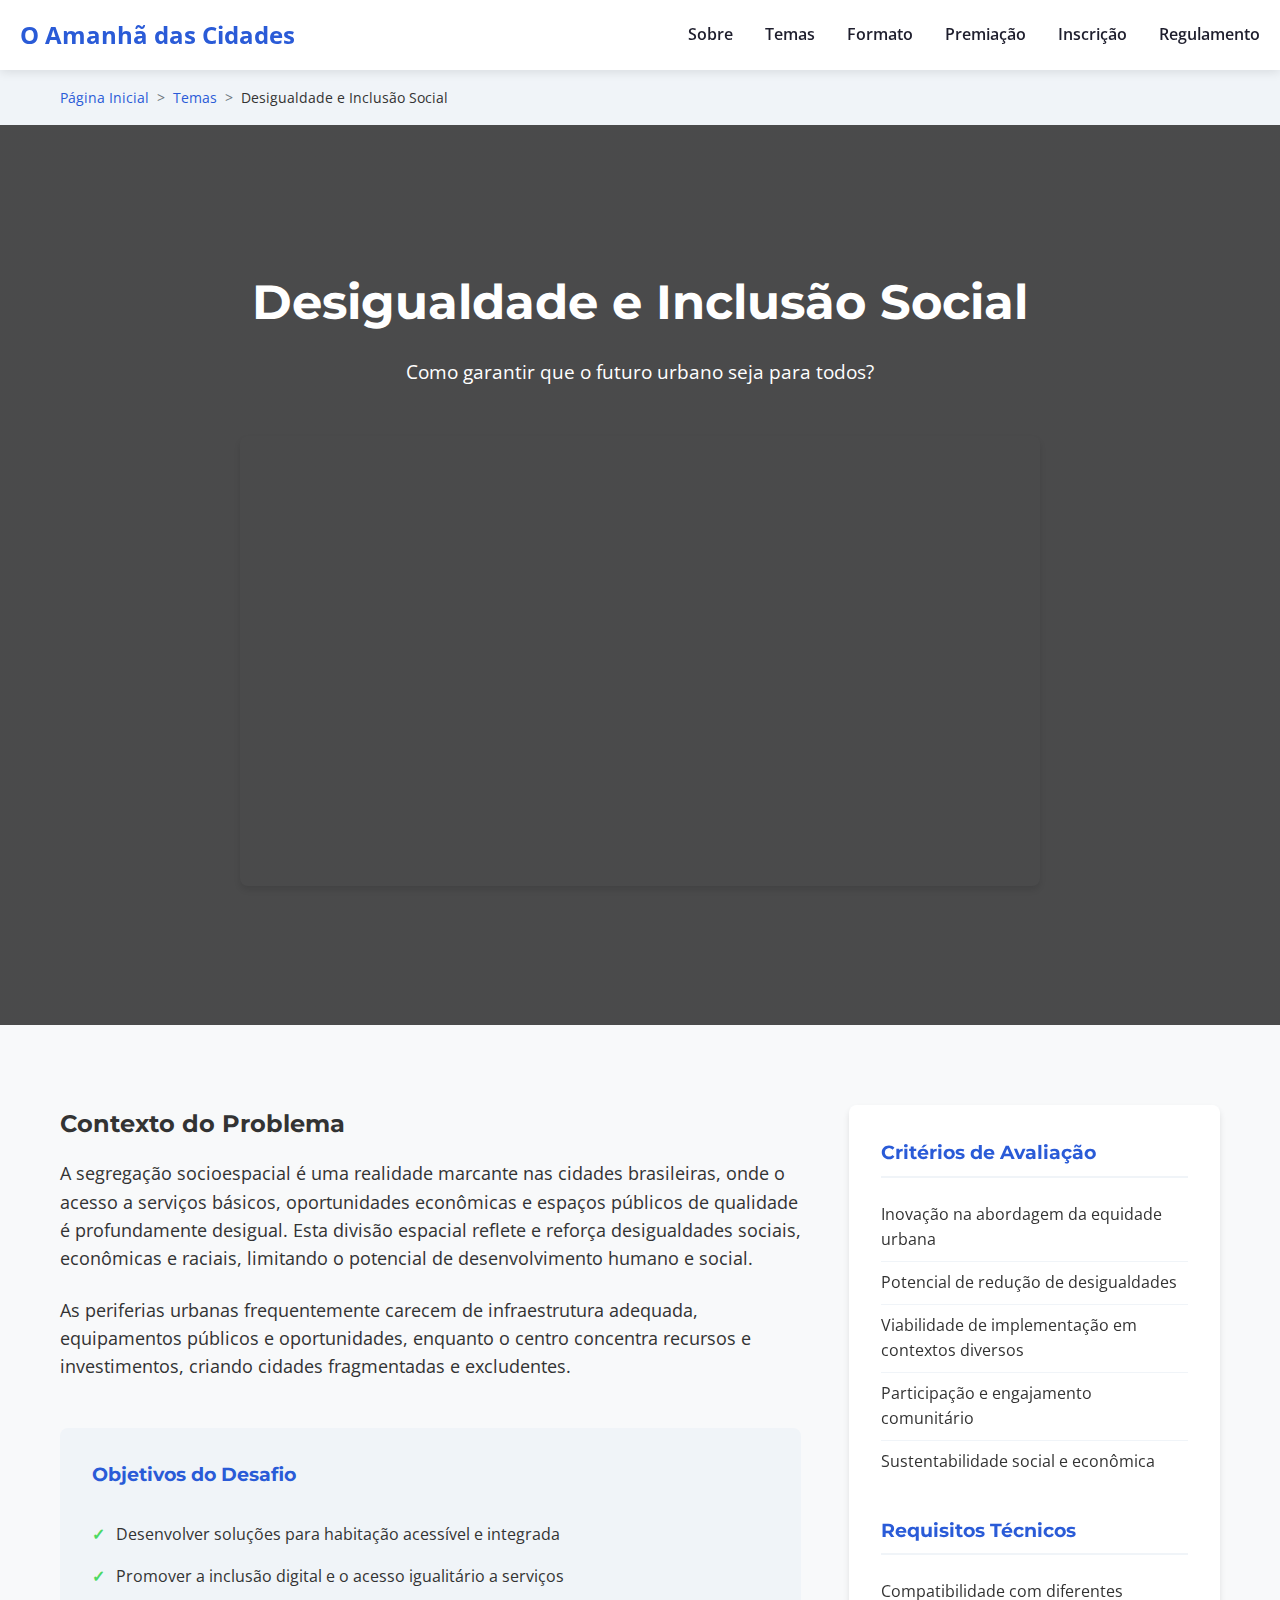
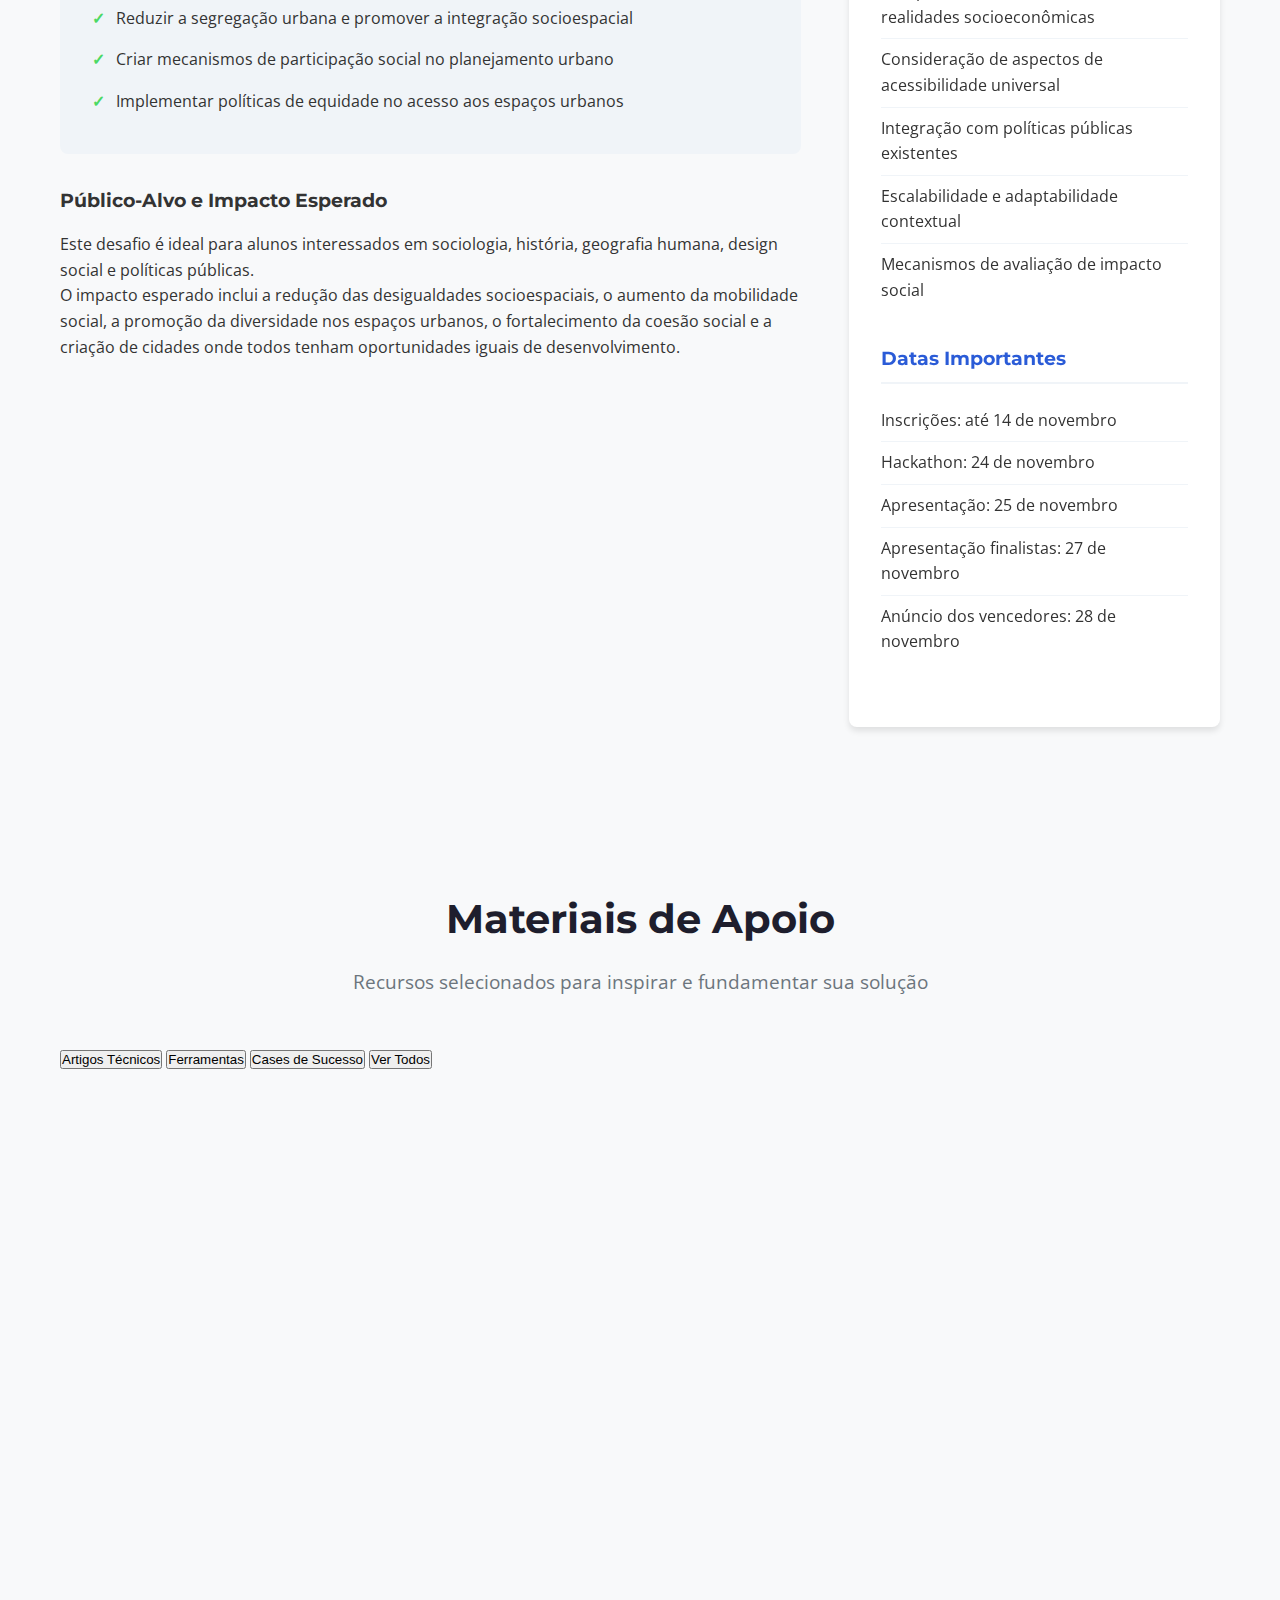
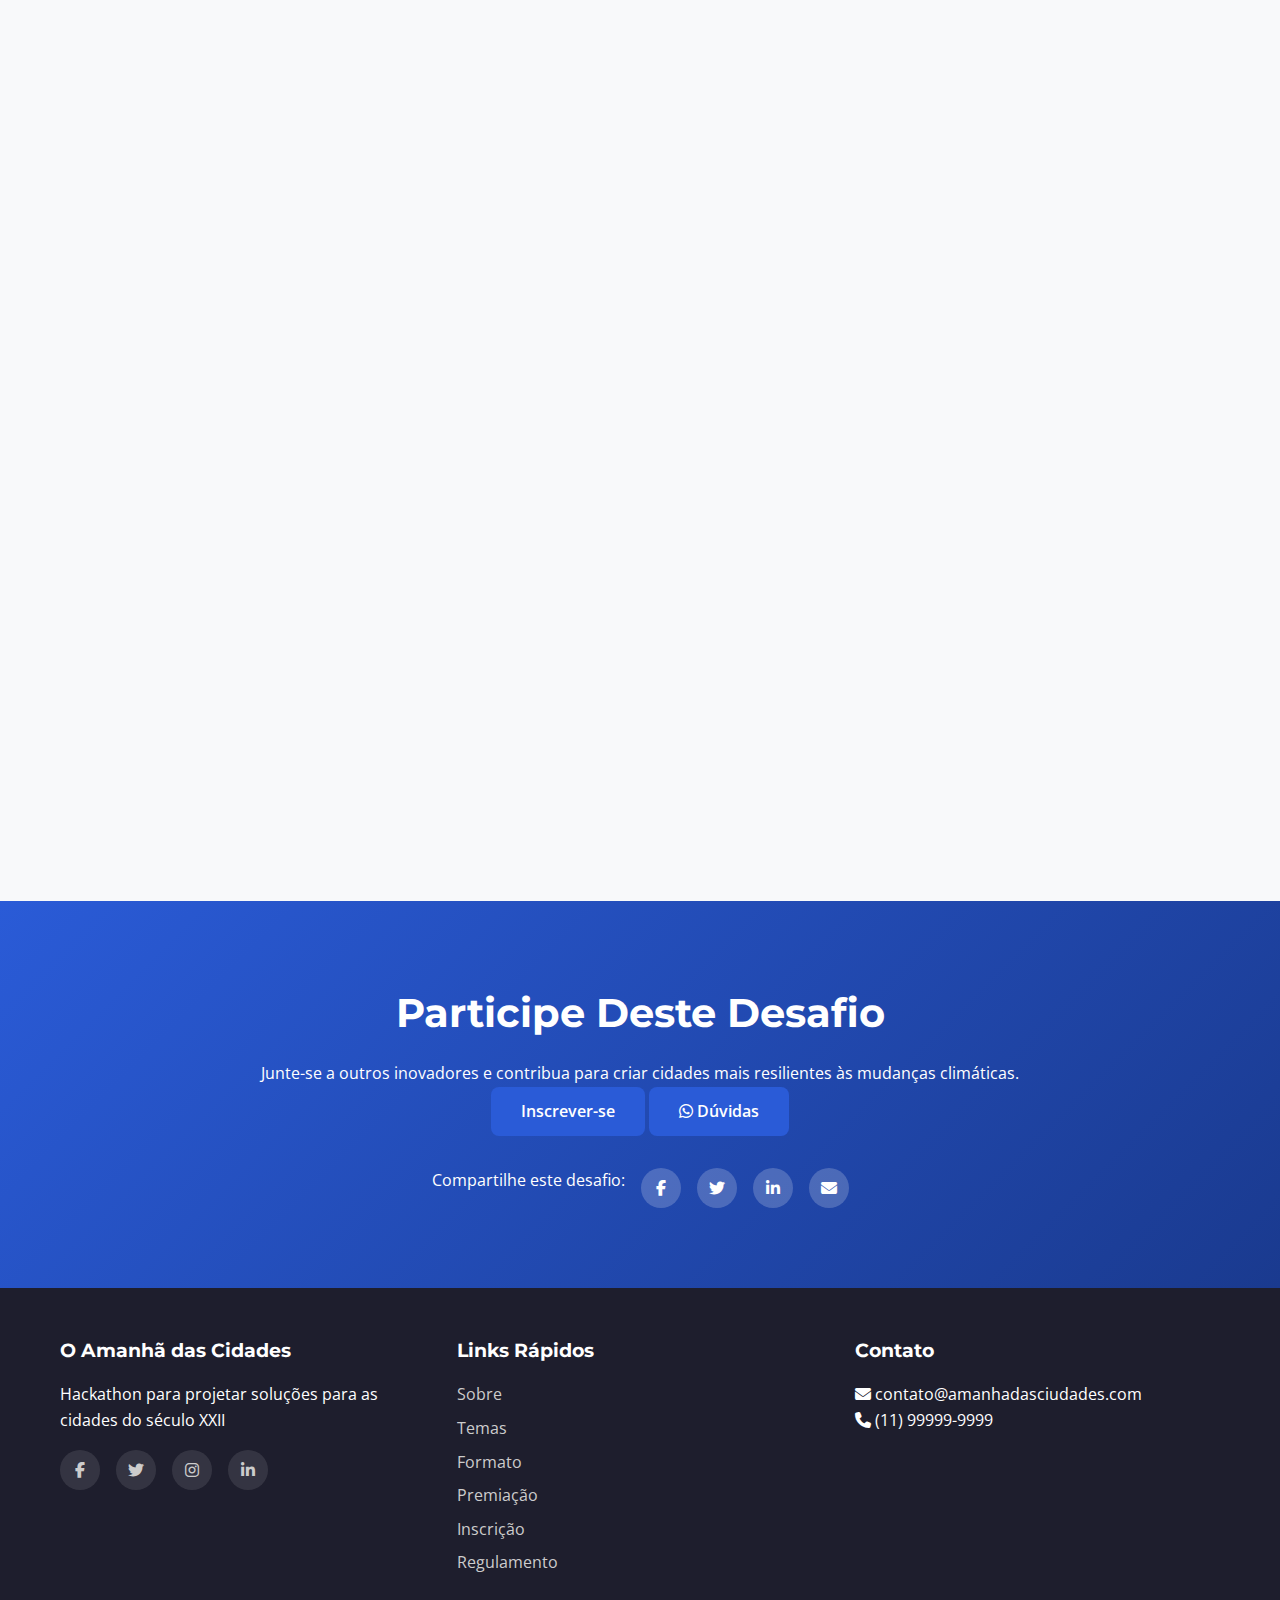
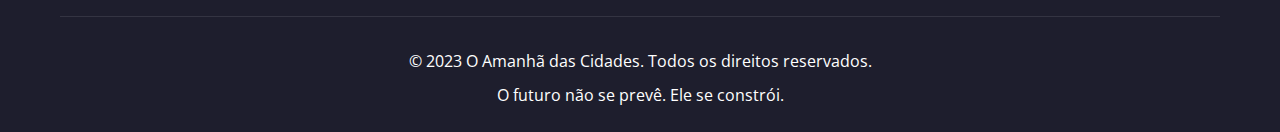
<file: tema-desigualdade.html>
<!DOCTYPE html>
<html lang="pt-BR">
<head>
    <meta charset="UTF-8">
    <meta name="viewport" content="width=device-width, initial-scale=1.0">
    <title>Mudanças Climáticas - O Amanhã das Cidades</title>
    <meta name="description" content="Desafio: Como tornar as cidades resilientes aos eventos climáticos extremos? Participe do hackathon O Amanhã das Cidades.">
    <meta name="keywords" content="mudanças climáticas, cidades resilientes, eventos climáticos extremos, hackathon, sustentabilidade">

    <!-- CSS PRINCIPAL -->
    <link rel="stylesheet" href="styles.css">
    <link href="https://fonts.googleapis.com/css2?family=Montserrat:wght@400;600;700&family=Open+Sans:wght@400;600&display=swap" rel="stylesheet">
    <link rel="stylesheet" href="https://cdnjs.cloudflare.com/ajax/libs/font-awesome/6.4.0/css/all.min.css">

    <style>
    /* Específico para páginas de temas */
    
    /* Breadcrumb (não existe no styles.css principal) */
    .breadcrumb {
        padding: 1rem 0;
        background-color: #f0f4f8;
        margin-top: 70px;
    }

    .breadcrumb ol {
        display: flex;
        list-style: none;
    }

    .breadcrumb li {
        margin-right: 0.5rem;
        font-size: 0.9rem;
    }

    .breadcrumb li:not(:last-child):after {
        content: ">";
        margin-left: 0.5rem;
        color: var(--gray-color);
    }

    .breadcrumb a {
        color: var(--primary-color);
        text-decoration: none;
    }

    .breadcrumb a:hover {
        text-decoration: underline;
    }

    /* Hero específico para temas */
    .hero {
        background: linear-gradient(rgba(0, 0, 0, 0.7), rgba(0, 0, 0, 0.7)), 
                    url('https://images.unsplash.com/photo-1569163139394-de44cb2c8cb8?ixlib=rb-4.0.3&ixid=M3wxMjA3fDB8MHxwaG90by1wYWdlfHx8fGVufDB8fHx8fA%3D%3D&auto=format&fit=crop&w=1170&q=80');
        background-size: cover;
        background-position: center;
        color: white;
        text-align: center;
        padding: 100px 20px;
    }

    .hero-content h1 {
        font-size: 3rem;
        margin-bottom: 1rem;
        color: white;
    }

    .hero-content p {
        font-size: 1.2rem;
        max-width: 800px;
        margin: 0 auto 2rem;
    }

    .video-container {
        max-width: 800px;
        margin: 3rem auto 0;
        border-radius: var(--border-radius);
        overflow: hidden;
        box-shadow: var(--box-shadow);
    }

    .video-wrapper {
        position: relative;
        padding-bottom: 56.25%; /* 16:9 Aspect Ratio */
        height: 0;
    }

    .video-wrapper iframe {
        position: absolute;
        top: 0;
        left: 0;
        width: 100%;
        height: 100%;
        border: none;
    }

    /* Descrição Detalhada (específica para temas) */
    .descricao-content {
        display: grid;
        grid-template-columns: 2fr 1fr;
        gap: 3rem;
    }

    .contexto {
        margin-bottom: 3rem;
    }

    .contexto p {
        margin-bottom: 1.5rem;
        font-size: 1.1rem;
    }

    .objetivos {
        background-color: #f0f4f8;
        padding: 2rem;
        border-radius: var(--border-radius);
        margin-bottom: 2rem;
    }

    .objetivos h3 {
        margin-bottom: 1.5rem;
        color: var(--primary-color);
    }

    .objetivos ul {
        list-style: none;
    }

    .objetivos li {
        padding: 0.5rem 0;
        position: relative;
        padding-left: 1.5rem;
    }

    .objetivos li:before {
        content: "✓";
        color: var(--accent-color);
        position: absolute;
        left: 0;
        font-weight: bold;
    }

    .sidebar {
        background-color: white;
        padding: 2rem;
        border-radius: var(--border-radius);
        box-shadow: var(--box-shadow);
        height: fit-content;
        position: sticky;
        top: 100px;
    }

    .info-card {
        margin-bottom: 2rem;
    }

    .info-card h3 {
        font-size: 1.2rem;
        margin-bottom: 1rem;
        color: var(--primary-color);
        border-bottom: 2px solid #f0f4f8;
        padding-bottom: 0.5rem;
    }

    .info-card ul {
        list-style: none;
    }

    .info-card li {
        padding: 0.5rem 0;
        border-bottom: 1px solid #f0f4f8;
    }

    .info-card li:last-child {
        border-bottom: none;
    }

    /* Call-to-Action específico */
    .cta-section {
        text-align: center;
        background: linear-gradient(135deg, var(--primary-color), var(--secondary-color));
        color: white;
    }

    .cta-section .section-title {
        color: white;
    }

    .cta-button.outline {
        background-color: transparent;
        border: 2px solid white;
    }

    .cta-button.outline:hover {
        background-color: white;
        color: var(--primary-color);
    }

    .social-share {
        display: flex;
        justify-content: center;
        gap: 1rem;
        margin-top: 2rem;
    }

    .social-share a {
        display: inline-flex;
        align-items: center;
        justify-content: center;
        width: 40px;
        height: 40px;
        background-color: rgba(255, 255, 255, 0.2);
        border-radius: 50%;
        color: white;
        text-decoration: none;
        transition: var(--transition);
    }

    .social-share a:hover {
        background-color: white;
        color: var(--primary-color);
        transform: translateY(-3px);
    }

    /* Responsividade específica para temas */
    @media (max-width: 992px) {
        .descricao-content {
            grid-template-columns: 1fr;
        }
        
        .sidebar {
            position: static;
        }
        
        .hero-content h1 {
            font-size: 2.5rem;
        }
    }

    @media (max-width: 768px) {
        .categorias-tabs {
            flex-direction: column;
            align-items: center;
        }
        
        .tab {
            width: 100%;
            max-width: 300px;
            margin: 0.25rem 0;
            border-radius: var(--border-radius);
        }
    }

    @media (max-width: 576px) {
        .hero {
            padding: 80px 20px;
        }
        
        .hero-content h1 {
            font-size: 2rem;
        }
    }
</style>
    
</head>
<body>
    <!-- Header e Navegação -->
    <header>
        <nav class="navbar">
            <div class="nav-container">
                <a href="index.html" class="nav-logo">O Amanhã das Cidades</a>
                <ul class="nav-menu">
                    <li class="nav-item"><a href="index.html#sobre" class="nav-link">Sobre</a></li>
                    <li class="nav-item"><a href="index.html#temas" class="nav-link">Temas</a></li>
                    <li class="nav-item"><a href="index.html#formato" class="nav-link">Formato</a></li>
                    <li class="nav-item"><a href="index.html#premiacao" class="nav-link">Premiação</a></li>
                    <li class="nav-item"><a href="index.html#inscricao" class="nav-link">Inscrição</a></li>
                    <li class="nav-item"><a href="regulamento.html" class="nav-link">Regulamento</a></li>
                </ul>
            </div>
        </nav>
    </header>

    <!-- Breadcrumb -->
    <div class="breadcrumb">
        <div class="container">
            <ol>
                <li><a href="index.html">Página Inicial</a></li>
                <li><a href="index.html#temas">Temas</a></li>
                <li>Desigualdade e Inclusão Social</li>
            </ol>
        </div>
    </div>

    <!-- Hero Section -->
    <section class="hero">
        <div class="container">
            <div class="hero-content">
                <h1>Desigualdade e Inclusão Social</h1>
                <p>Como garantir que o futuro urbano seja para todos?</p>
                
                <div class="video-container">
                    <div class="video-wrapper">
                        <iframe src="https://www.youtube.com/embed/EMVnRq-Dqh8?si=vAHqrrNblvfkENTe" title="Desigualdade Urbana e Direito à Cidade" allow="accelerometer; autoplay; clipboard-write; encrypted-media; gyroscope; picture-in-picture" allowfullscreen></iframe>
                    </div>
                </div>
            </div>
        </div>
    </section>

    <!-- Descrição Detalhada -->
    <section class="section">
    <div class="container">
        <div class="descricao-content">
            <div class="main-content">
                <div class="contexto">
                    <h2>Contexto do Problema</h2>
                    <p>A segregação socioespacial é uma realidade marcante nas cidades brasileiras, onde o acesso a serviços básicos, oportunidades econômicas e espaços públicos de qualidade é profundamente desigual. Esta divisão espacial reflete e reforça desigualdades sociais, econômicas e raciais, limitando o potencial de desenvolvimento humano e social.</p>
                    <p>As periferias urbanas frequentemente carecem de infraestrutura adequada, equipamentos públicos e oportunidades, enquanto o centro concentra recursos e investimentos, criando cidades fragmentadas e excludentes.</p>
                </div>
                
                <div class="objetivos">
                    <h3>Objetivos do Desafio</h3>
                    <ul>
                        <li>Desenvolver soluções para habitação acessível e integrada</li>
                        <li>Promover a inclusão digital e o acesso igualitário a serviços</li>
                        <li>Reduzir a segregação urbana e promover a integração socioespacial</li>
                        <li>Criar mecanismos de participação social no planejamento urbano</li>
                        <li>Implementar políticas de equidade no acesso aos espaços urbanos</li>
                    </ul>
                </div>
                
                <div class="publico-alvo">
                    <h3>Público-Alvo e Impacto Esperado</h3>
                    <p>Este desafio é ideal para alunos interessados em sociologia, história, geografia humana, design social e políticas públicas.</p>
                    <p>O impacto esperado inclui a redução das desigualdades socioespaciais, o aumento da mobilidade social, a promoção da diversidade nos espaços urbanos, o fortalecimento da coesão social e a criação de cidades onde todos tenham oportunidades iguais de desenvolvimento.</p>
                </div>
            </div>    
            
            <div class="sidebar">
                <div class="info-card">
                    <h3>Critérios de Avaliação</h3>
                    <ul>
                        <li>Inovação na abordagem da equidade urbana</li>
                        <li>Potencial de redução de desigualdades</li>
                        <li>Viabilidade de implementação em contextos diversos</li>
                        <li>Participação e engajamento comunitário</li>
                        <li>Sustentabilidade social e econômica</li>
                    </ul>
                </div>
                
                <div class="info-card">
                    <h3>Requisitos Técnicos</h3>
                    <ul>
                        <li>Compatibilidade com diferentes realidades socioeconômicas</li>
                        <li>Consideração de aspectos de acessibilidade universal</li>
                        <li>Integração com políticas públicas existentes</li>
                        <li>Escalabilidade e adaptabilidade contextual</li>
                        <li>Mecanismos de avaliação de impacto social</li>
                    </ul>
                </div>

                <div class="info-card">
                        <h3>Datas Importantes</h3>
                        <ul>
                            <li>Inscrições: até 14 de novembro</li>
                            <li>Hackathon: 24 de novembro</li>
                            <li>Apresentação: 25 de novembro</li>
                            <li>Apresentação finalistas: 27 de novembro</li>
                            <li>Anúncio dos vencedores: 28 de novembro</li>
                        </ul>
                </div>
                
            </div>
        </div>
    </div>
</section>

    <!-- Materiais de Apoio -->
<section class="section materiais-section">
    <div class="container">
        <h2 class="section-title">Materiais de Apoio</h2>
        <p class="section-subtitle">Recursos selecionados para inspirar e fundamentar sua solução</p>
        
        <div class="categorias-tabs">
            <button class="tab active" data-categoria="artigos">Artigos Técnicos</button>
            <button class="tab" data-categoria="ferramentas">Ferramentas</button>
            <button class="tab" data-categoria="cases">Cases de Sucesso</button>
            <button class="tab" data-categoria="todos">Ver Todos</button>
        </div>
        
        <div class="materiais-grid" id="materiais-container">
            <!-- Artigos Técnicos -->
            <div class="material-card visible" data-categoria="artigos">
                <div class="material-icon">
                    <i class="fas fa-book"></i>
                </div>
                <div class="material-content">
                    <h3>Designing for Climate Adaptation</h3>
                    <p>Estudo de caso integrando soluções baseadas na natureza à infraestrutura urbana.</p>
                    <a href="https://www.mdpi.com/2413-8851/9/3/74" class="material-link" target="_blank">Acessar recurso <i class="fas fa-external-link-alt"></i></a>
                </div>
            </div>
            
            <div class="material-card visible" data-categoria="artigos">
                <div class="material-icon">
                    <i class="fas fa-water"></i>
                </div>
                <div class="material-content">
                    <h3>City Water Resilience Framework</h3>
                    <p>Ferramenta de governança para fortalecer a resiliência hídrica urbana.</p>
                    <a href="https://www.sciencedirect.com/science/article/pii/S2210670721007630?" class="material-link" target="_blank">Acessar recurso <i class="fas fa-external-link-alt"></i></a>
                </div>
            </div>
            
            <div class="material-card visible" data-categoria="artigos">
                <div class="material-icon">
                    <i class="fas fa-seedling"></i>
                </div>
                <div class="material-content">
                    <h3>Infraestrutura Verde</h3>
                    <p>Sustentabilidade e resiliência para a paisagem urbana.</p>
                    <a href="https://revistas.usp.br/revistalabverde/article/view/61281?" class="material-link" target="_blank">Acessar recurso <i class="fas fa-external-link-alt"></i></a>
                </div>
            </div>
            
            <div class="material-card visible" data-categoria="artigos">
                <div class="material-icon">
                    <i class="fas fa-city"></i>
                </div>
                <div class="material-content">
                    <h3>Mudanças Climáticas no Brasil</h3>
                    <p>Desafios e estratégias de adaptação nas cidades brasileiras.</p>
                    <a href="https://repositorio.ipea.gov.br/server/api/core/bitstreams/54eea093-bb85-46fb-81a8-905a37aa94a9/content" class="material-link" target="_blank">Acessar recurso <i class="fas fa-external-link-alt"></i></a>
                </div>
            </div>
            
            <div class="material-card visible" data-categoria="artigos">
                <div class="material-icon">
                    <i class="fas fa-leaf"></i>
                </div>
                <div class="material-content">
                    <h3>Programa Cidades Verdes</h3>
                    <p>Iniciativa governamental para cidades resilientes e sustentáveis.</p>
                    <a href="https://www.gov.br/mma/pt-br/assuntos/meio-ambiente-urbano-recursos-hidricos-qualidade-ambiental/cidades-verdes-resilientes?utm_source=chatgpt.com" class="material-link" target="_blank">Acessar recurso <i class="fas fa-external-link-alt"></i></a>
                </div>
            </div>
            
            <div class="material-card visible" data-categoria="artigos">
                <div class="material-icon">
                    <i class="fas fa-water"></i>
                </div>
                <div class="material-content">
                    <h3>Cidades Azuis</h3>
                    <p>Soluções baseadas na natureza para resiliência climática costeira.</p>
                    <a href="https://maredeciencia.eco.br/wp-content/uploads/2024/11/Ebook-Cidades-Azuis-Solucoes-Baseadas-na-Natureza-para-a-Resiliencia-Climatica-Costeira.pdf?" class="material-link" target="_blank">Acessar recurso <i class="fas fa-external-link-alt"></i></a>
                </div>
            </div>
            
            <!-- Ferramentas -->
            <div class="material-card hidden" data-categoria="ferramentas">
                <div class="material-icon">
                    <i class="fas fa-tools"></i>
                </div>
                <div class="material-content">
                    <h3>City Water Resilience Approach</h3>
                    <p>Abordagem prática em 5 passos para construir resiliência hídrica nas cidades.</p>
                    <a href="https://www.c40knowledgehub.org/s/article/The-city-water-resilience-approach?language=en_US&" class="material-link" target="_blank">Acessar recurso <i class="fas fa-external-link-alt"></i></a>
                </div>
            </div>
            
            <div class="material-card hidden" data-categoria="ferramentas">
                <div class="material-icon">
                    <i class="fas fa-database"></i>
                </div>
                <div class="material-content">
                    <h3>Case Study Atlas (UCCRN)</h3>
                    <p>Banco de estudos de caso de adaptação climática urbana em diferentes contextos.</p>
                    <a href="https://uccrn.ei.columbia.edu/news/case-study-atlas-urban-climate-change-research-network-project-parallel-ipcc-special-report?" class="material-link" target="_blank">Acessar recurso <i class="fas fa-external-link-alt"></i></a>
                </div>
            </div>
            
            <div class="material-card hidden" data-categoria="ferramentas">
                <div class="material-icon">
                    <i class="fas fa-search"></i>
                </div>
                <div class="material-content">
                    <h3>Case Study Explorer (EEA)</h3>
                    <p>Repositório europeu de estudos de caso filtráveis por impacto, escala e tipo de adaptação.</p>
                    <a href="https://climate-adapt.eea.europa.eu/en/knowledge/tools/case-study-explorer?" class="material-link" target="_blank">Acessar recurso <i class="fas fa-external-link-alt"></i></a>
                </div>
            </div>
            
            <!-- Cases -->
            <div class="material-card hidden" data-categoria="cases">
                <div class="material-icon">
                    <i class="fas fa-school"></i>
                </div>
                <div class="material-content">
                    <h3>The Oasis Project</h3>
                    <p>Estratégias de mitigação de ilhas de calor aplicadas em pátios escolares de Paris.</p>
                    <a href="https://arxiv.org/abs/2408.08886?" class="material-link" target="_blank">Acessar recurso <i class="fas fa-external-link-alt"></i></a>
                </div>
            </div>
            
            <div class="material-card hidden" data-categoria="cases">
                <div class="material-icon">
                    <i class="fas fa-route"></i>
                </div>
                <div class="material-content">
                    <h3>Climate Adaptation com IA</h3>
                    <p>Uso de Reinforcement Learning em cenários de enchentes e transporte em Copenhague.</p>
                    <a href="https://arxiv.org/abs/2409.18574?" class="material-link" target="_blank">Acessar recurso <i class="fas fa-external-link-alt"></i></a>
                </div>
            </div>
        </div>
    </div>
</section>

     <!-- Call-to-Action -->
    <section class="section cta-section">
        <div class="container">
            <h2 class="section-title">Participe Deste Desafio</h2>
            <p>Junte-se a outros inovadores e contribua para criar cidades mais resilientes às mudanças climáticas.</p>

    <!-- Dúvidas -->            
    <div class="cta-buttons">
        <a href="index.html#inscricao" class="cta-button">Inscrever-se</a>
        <a href="https://chat.whatsapp.com/BqZNRmiwfXb3Q85tv6c5mN" 
           class="cta-button community-button" 
           target="_blank">
           <i class="fab fa-whatsapp"></i> Dúvidas
        </a>
    </div>
            
            <div class="social-share">
                <p>Compartilhe este desafio:</p>
                <a href="#" aria-label="Compartilhar no Facebook"><i class="fab fa-facebook-f"></i></a>
                <a href="#" aria-label="Compartilhar no Twitter"><i class="fab fa-twitter"></i></a>
                <a href="#" aria-label="Compartilhar no LinkedIn"><i class="fab fa-linkedin-in"></i></a>
                <a href="#" aria-label="Compartilhar por Email"><i class="fas fa-envelope"></i></a>
            </div>
        </div>
    </section>

    <!-- Footer -->
    <footer>
        <div class="container">
            <div class="footer-content">
                <div class="footer-section">
                    <h3>O Amanhã das Cidades</h3>
                    <p>Hackathon para projetar soluções para as cidades do século XXII</p>
                    <div class="social-links">
                        <a href="#"><i class="fab fa-facebook-f"></i></a>
                        <a href="#"><i class="fab fa-twitter"></i></a>
                        <a href="#"><i class="fab fa-instagram"></i></a>
                        <a href="#"><i class="fab fa-linkedin-in"></i></a>
                    </div>
                </div>
                
                <div class="footer-section">
                    <h3>Links Rápidos</h3>
                    <ul>
                        <li><a href="index.html#sobre">Sobre</a></li>
                        <li><a href="index.html#temas">Temas</a></li>
                        <li><a href="index.html#formato">Formato</a></li>
                        <li><a href="index.html#premiacao">Premiação</a></li>
                        <li><a href="index.html#inscricao">Inscrição</a></li>
                        <li><a href="regulamento.html">Regulamento</a></li>
                    </ul>
                </div>
                
                <div class="footer-section">
                    <h3>Contato</h3>
                    <p><i class="fas fa-envelope"></i> contato@amanhadasciudades.com</p>
                    <p><i class="fas fa-phone"></i> (11) 99999-9999</p>
                </div>
            </div>
            
            <div class="footer-bottom">
                <p>&copy; 2023 O Amanhã das Cidades. Todos os direitos reservados.</p>
                <p>O futuro não se prevê. Ele se constrói.</p>
            </div>
        </div>
    </footer>

    <script>
        // Navegação por abas dos materiais de apoio - CORRIGIDO
        document.addEventListener('DOMContentLoaded', function() {
            const tabs = document.querySelectorAll('.tab');
            const materialCards = document.querySelectorAll('.material-card');
            
            // Função para filtrar os cards por categoria
            function filterCards(categoria) {
                materialCards.forEach(card => {
                    const cardCategoria = card.getAttribute('data-categoria');
                    
                    if (categoria === 'todos' || cardCategoria === categoria) {
                        card.classList.remove('hidden');
                        card.classList.add('visible');
                    } else {
                        card.classList.remove('visible');
                        card.classList.add('hidden');
                    }
                });
            }
            
            // Adicionar evento de clique às abas
            tabs.forEach(tab => {
                tab.addEventListener('click', function() {
                    // Remover classe active de todas as abas
                    tabs.forEach(t => t.classList.remove('active'));
                    // Adicionar classe active à aba clicada
                    this.classList.add('active');
                    
                    const categoria = this.getAttribute('data-categoria');
                    filterCards(categoria);
                });
            });
            
            // Inicializar com a categoria ativa (artigos)
            filterCards('artigos');
            
            // Animação de entrada dos elementos ao rolar
            const observerOptions = {
                threshold: 0.1,
                rootMargin: '0px 0px -50px 0px'
            };
            
            const observer = new IntersectionObserver((entries) => {
                entries.forEach(entry => {
                    if (entry.isIntersecting && !entry.target.classList.contains('hidden')) {
                        entry.target.style.opacity = '1';
                        entry.target.style.transform = 'translateY(0)';
                    }
                });
            }, observerOptions);
            
            // Aplicar animação aos cards de material
            materialCards.forEach(card => {
                card.style.opacity = '0';
                card.style.transform = 'translateY(20px)';
                card.style.transition = 'opacity 0.6s ease, transform 0.6s ease';
                observer.observe(card);
            });
            
            // Efeito de navbar ao rolar
            window.addEventListener('scroll', function() {
                const navbar = document.querySelector('.navbar');
                if (window.scrollY > 100) {
                    navbar.style.backgroundColor = 'rgba(255, 255, 255, 0.98)';
                    navbar.style.boxShadow = '0 4px 12px rgba(0, 0, 0, 0.1)';
                } else {
                    navbar.style.backgroundColor = 'rgba(255, 255, 255, 0.95)';
                    navbar.style.boxShadow = '0 2px 10px rgba(0, 0, 0, 0.1)';
                }
            });
        });
    </script>
</body>

</html>
</file>
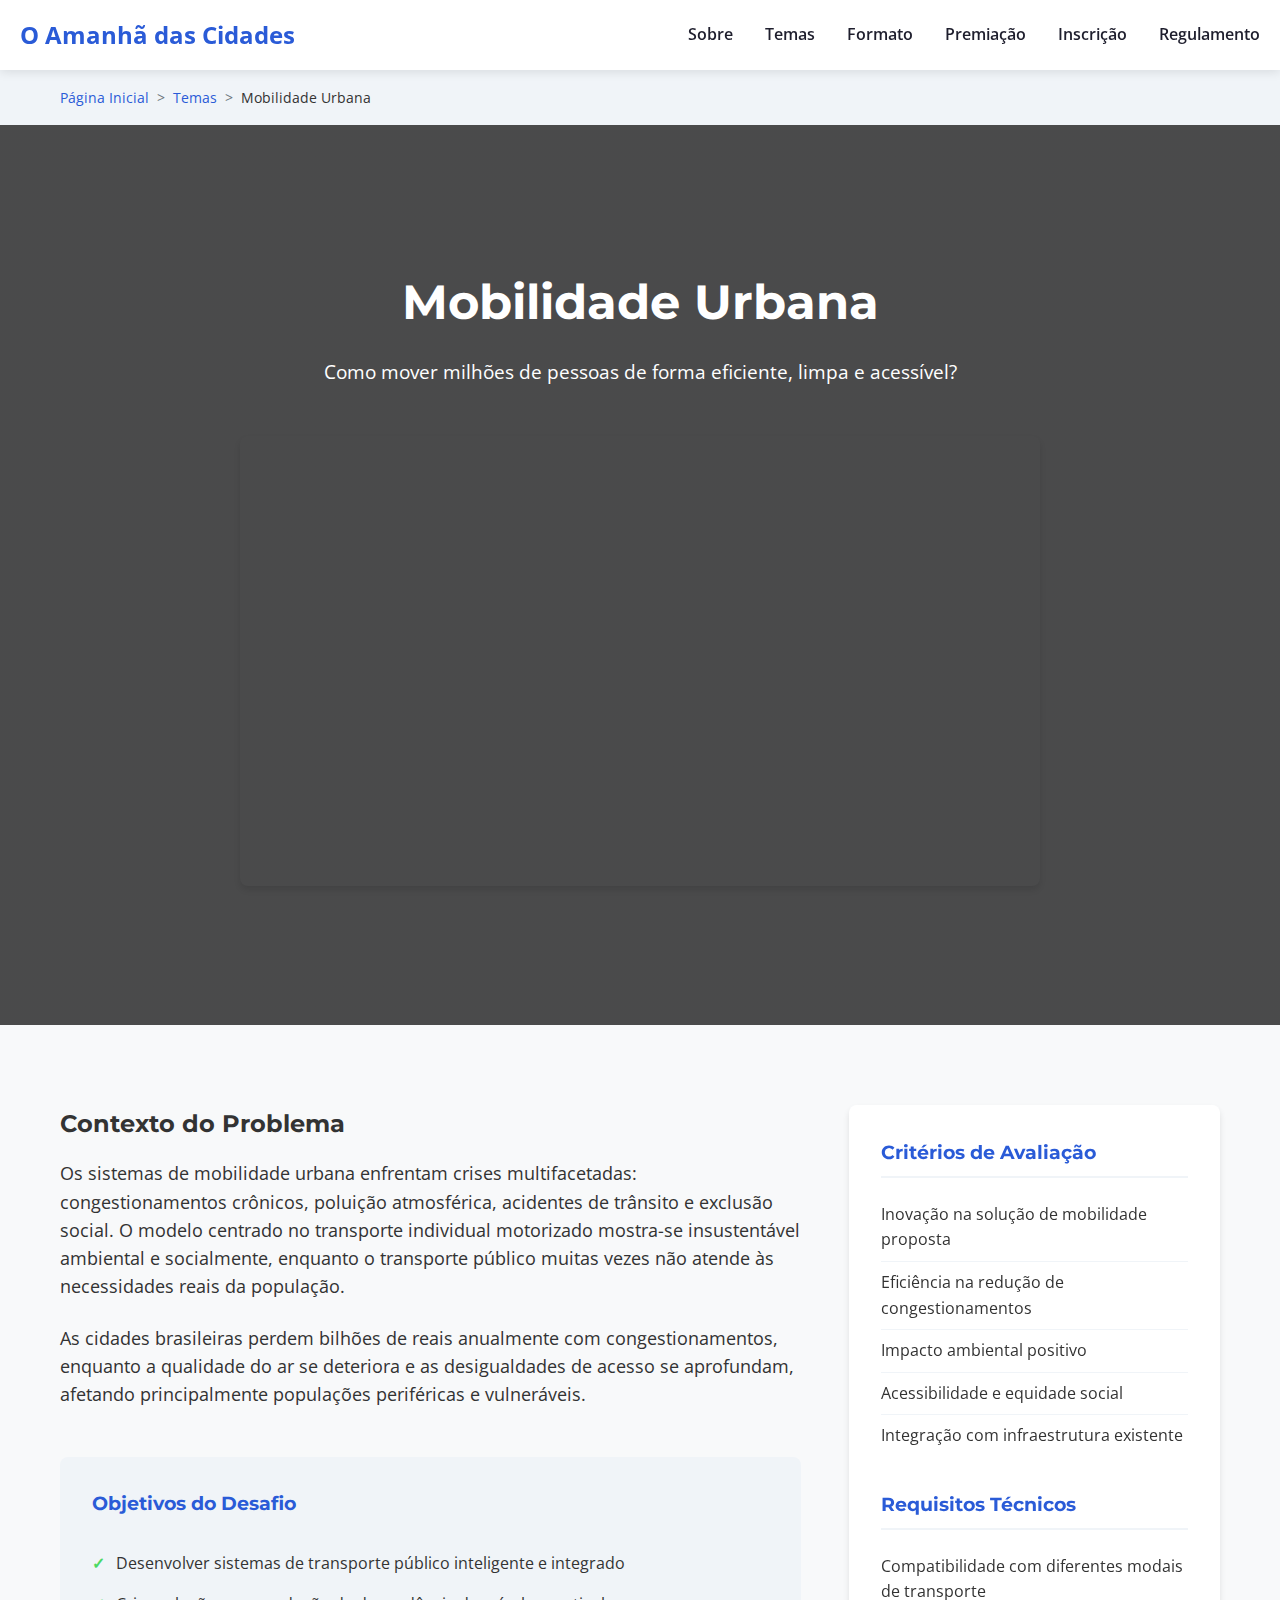
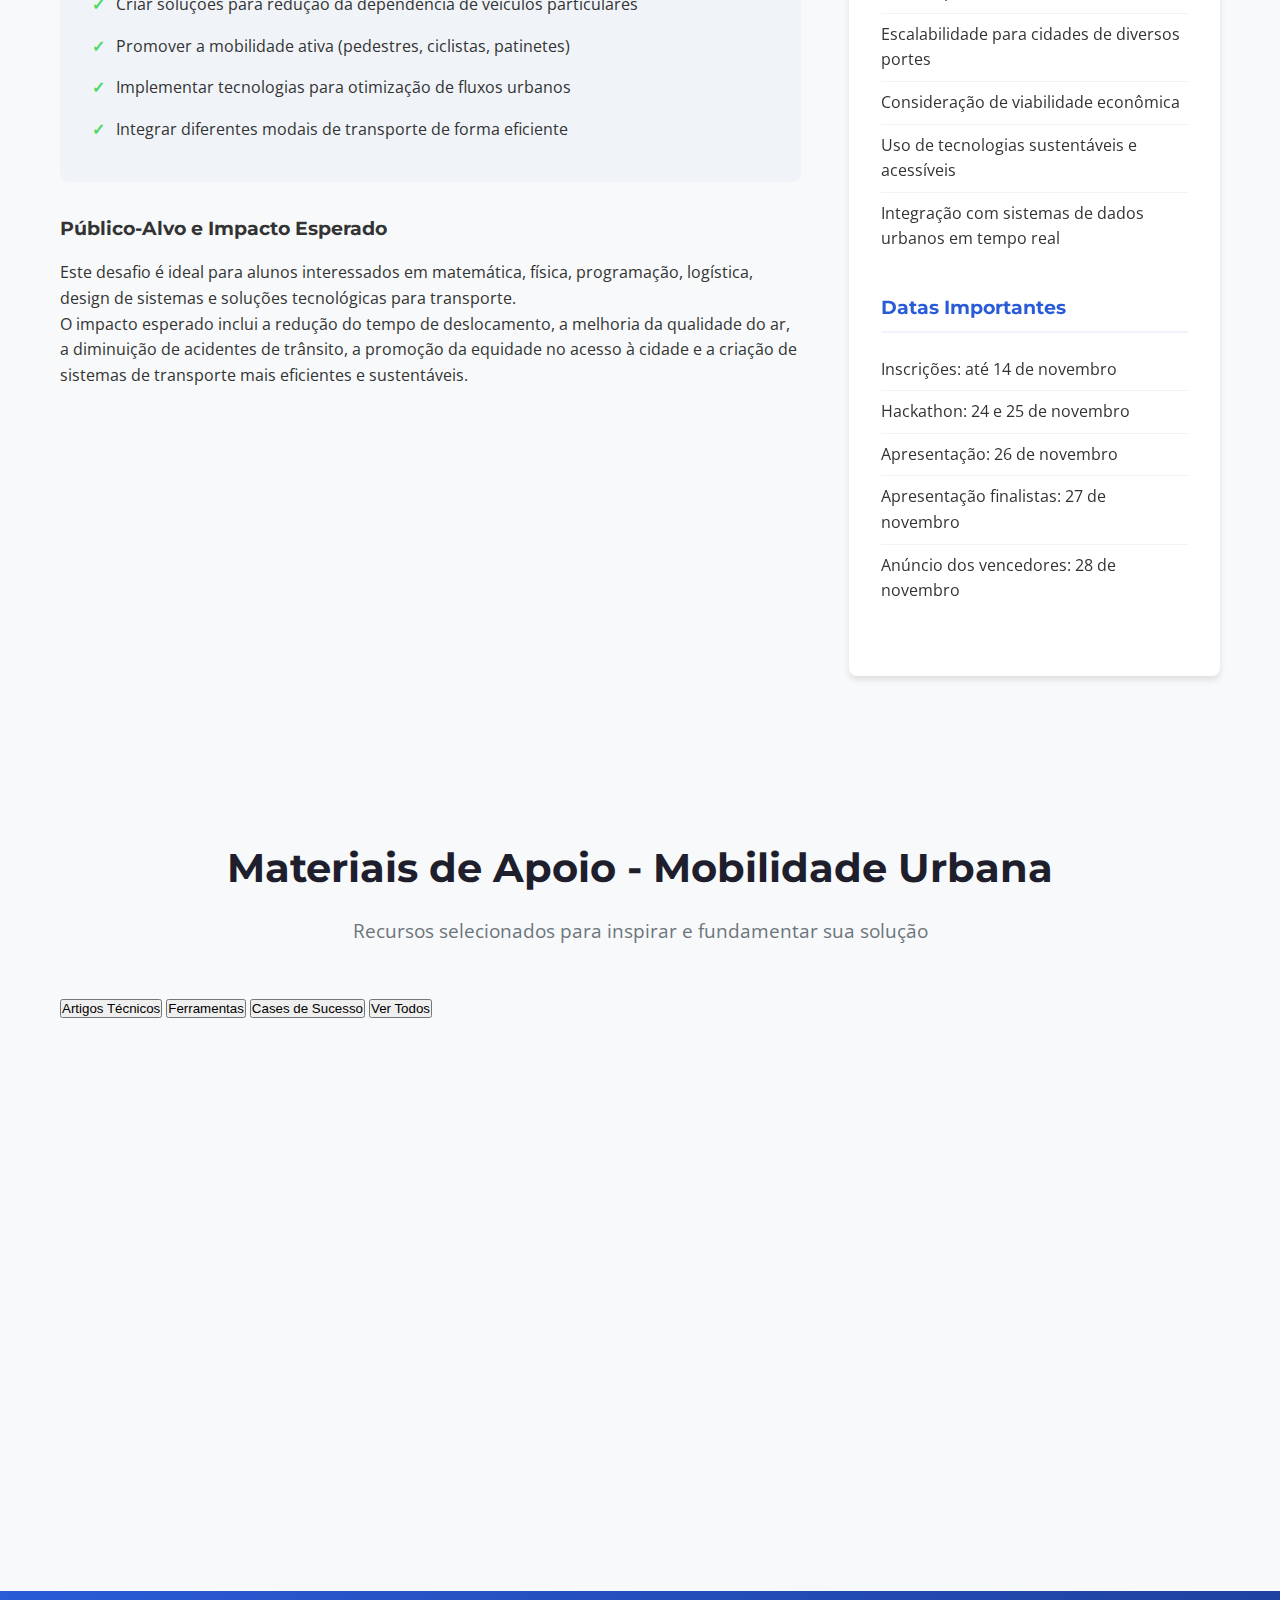
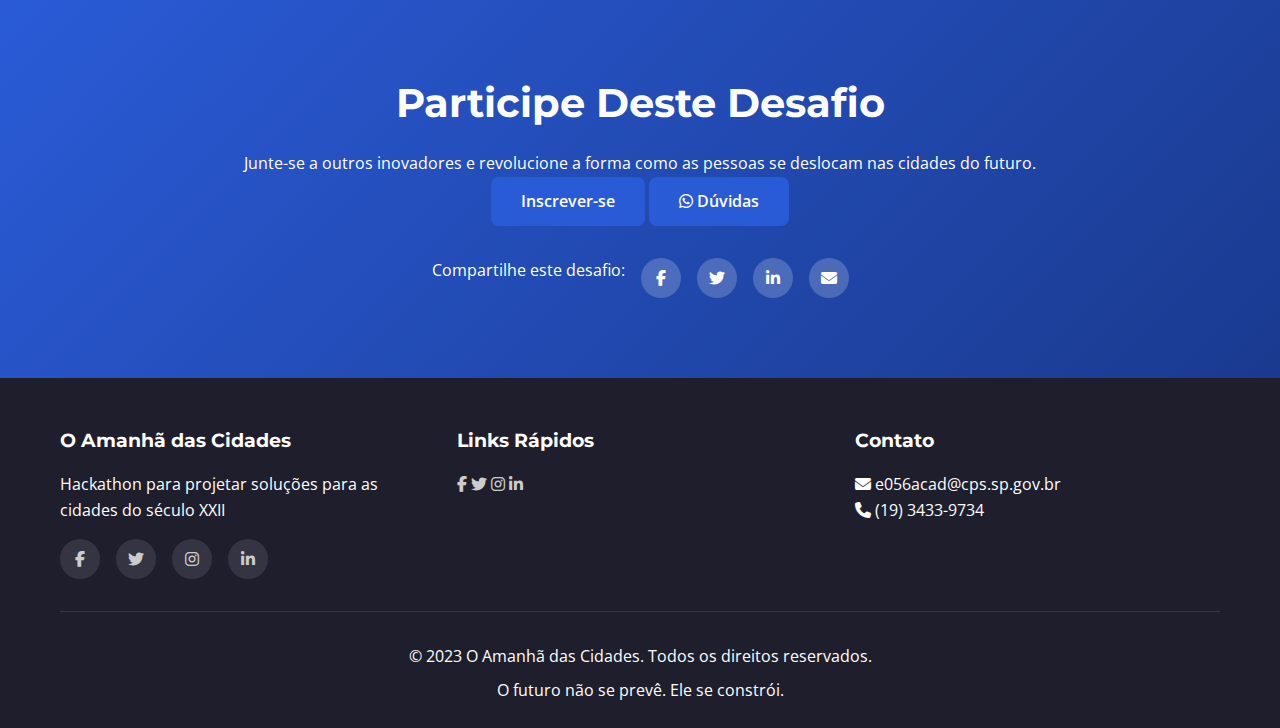
<file: tema-mobilidade.html>
<!DOCTYPE html>
<html lang="pt-BR">
<head>
    <meta charset="UTF-8">
    <meta name="viewport" content="width=device-width, initial-scale=1.0">
    <title>Mudanças Climáticas - O Amanhã das Cidades</title>
    <meta name="description" content="Desafio: Como tornar as cidades resilientes aos eventos climáticos extremos? Participe do hackathon O Amanhã das Cidades.">
    <meta name="keywords" content="mudanças climáticas, cidades resilientes, eventos climáticos extremos, hackathon, sustentabilidade">

    <!-- CSS PRINCIPAL -->
    <link rel="stylesheet" href="styles.css">
    <link href="https://fonts.googleapis.com/css2?family=Montserrat:wght@400;600;700&family=Open+Sans:wght@400;600&display=swap" rel="stylesheet">
    <link rel="stylesheet" href="https://cdnjs.cloudflare.com/ajax/libs/font-awesome/6.4.0/css/all.min.css">

    <style>
    /* Específico para páginas de temas */
    
    /* Breadcrumb (não existe no styles.css principal) */
    .breadcrumb {
        padding: 1rem 0;
        background-color: #f0f4f8;
        margin-top: 70px;
    }

    .breadcrumb ol {
        display: flex;
        list-style: none;
    }

    .breadcrumb li {
        margin-right: 0.5rem;
        font-size: 0.9rem;
    }

    .breadcrumb li:not(:last-child):after {
        content: ">";
        margin-left: 0.5rem;
        color: var(--gray-color);
    }

    .breadcrumb a {
        color: var(--primary-color);
        text-decoration: none;
    }

    .breadcrumb a:hover {
        text-decoration: underline;
    }

    /* Hero específico para temas */
    .hero {
        background: linear-gradient(rgba(0, 0, 0, 0.7), rgba(0, 0, 0, 0.7)), 
                    url('https://images.unsplash.com/photo-1569163139394-de44cb2c8cb8?ixlib=rb-4.0.3&ixid=M3wxMjA3fDB8MHxwaG90by1wYWdlfHx8fGVufDB8fHx8fA%3D%3D&auto=format&fit=crop&w=1170&q=80');
        background-size: cover;
        background-position: center;
        color: white;
        text-align: center;
        padding: 100px 20px;
    }

    .hero-content h1 {
        font-size: 3rem;
        margin-bottom: 1rem;
        color: white;
    }

    .hero-content p {
        font-size: 1.2rem;
        max-width: 800px;
        margin: 0 auto 2rem;
    }

    .video-container {
        max-width: 800px;
        margin: 3rem auto 0;
        border-radius: var(--border-radius);
        overflow: hidden;
        box-shadow: var(--box-shadow);
    }

    .video-wrapper {
        position: relative;
        padding-bottom: 56.25%; /* 16:9 Aspect Ratio */
        height: 0;
    }

    .video-wrapper iframe {
        position: absolute;
        top: 0;
        left: 0;
        width: 100%;
        height: 100%;
        border: none;
    }

    /* Descrição Detalhada (específica para temas) */
    .descricao-content {
        display: grid;
        grid-template-columns: 2fr 1fr;
        gap: 3rem;
    }

    .contexto {
        margin-bottom: 3rem;
    }

    .contexto p {
        margin-bottom: 1.5rem;
        font-size: 1.1rem;
    }

    .objetivos {
        background-color: #f0f4f8;
        padding: 2rem;
        border-radius: var(--border-radius);
        margin-bottom: 2rem;
    }

    .objetivos h3 {
        margin-bottom: 1.5rem;
        color: var(--primary-color);
    }

    .objetivos ul {
        list-style: none;
    }

    .objetivos li {
        padding: 0.5rem 0;
        position: relative;
        padding-left: 1.5rem;
    }

    .objetivos li:before {
        content: "✓";
        color: var(--accent-color);
        position: absolute;
        left: 0;
        font-weight: bold;
    }

    .sidebar {
        background-color: white;
        padding: 2rem;
        border-radius: var(--border-radius);
        box-shadow: var(--box-shadow);
        height: fit-content;
        position: sticky;
        top: 100px;
    }

    .info-card {
        margin-bottom: 2rem;
    }

    .info-card h3 {
        font-size: 1.2rem;
        margin-bottom: 1rem;
        color: var(--primary-color);
        border-bottom: 2px solid #f0f4f8;
        padding-bottom: 0.5rem;
    }

    .info-card ul {
        list-style: none;
    }

    .info-card li {
        padding: 0.5rem 0;
        border-bottom: 1px solid #f0f4f8;
    }

    .info-card li:last-child {
        border-bottom: none;
    }

    /* Call-to-Action específico */
    .cta-section {
        text-align: center;
        background: linear-gradient(135deg, var(--primary-color), var(--secondary-color));
        color: white;
    }

    .cta-section .section-title {
        color: white;
    }

    .cta-button.outline {
        background-color: transparent;
        border: 2px solid white;
    }

    .cta-button.outline:hover {
        background-color: white;
        color: var(--primary-color);
    }

    .social-share {
        display: flex;
        justify-content: center;
        gap: 1rem;
        margin-top: 2rem;
    }

    .social-share a {
        display: inline-flex;
        align-items: center;
        justify-content: center;
        width: 40px;
        height: 40px;
        background-color: rgba(255, 255, 255, 0.2);
        border-radius: 50%;
        color: white;
        text-decoration: none;
        transition: var(--transition);
    }

    .social-share a:hover {
        background-color: white;
        color: var(--primary-color);
        transform: translateY(-3px);
    }

    /* Responsividade específica para temas */
    @media (max-width: 992px) {
        .descricao-content {
            grid-template-columns: 1fr;
        }
        
        .sidebar {
            position: static;
        }
        
        .hero-content h1 {
            font-size: 2.5rem;
        }
    }

    @media (max-width: 768px) {
        .categorias-tabs {
            flex-direction: column;
            align-items: center;
        }
        
        .tab {
            width: 100%;
            max-width: 300px;
            margin: 0.25rem 0;
            border-radius: var(--border-radius);
        }
    }

    @media (max-width: 576px) {
        .hero {
            padding: 80px 20px;
        }
        
        .hero-content h1 {
            font-size: 2rem;
        }
    }
</style>
    
</head>
<body>
    <!-- Header e Navegação -->
    <header>
        <nav class="navbar">
            <div class="nav-container">
                <a href="index.html" class="nav-logo">O Amanhã das Cidades</a>
                <ul class="nav-menu">
                    <li class="nav-item"><a href="index.html#sobre" class="nav-link">Sobre</a></li>
                    <li class="nav-item"><a href="index.html#temas" class="nav-link">Temas</a></li>
                    <li class="nav-item"><a href="index.html#formato" class="nav-link">Formato</a></li>
                    <li class="nav-item"><a href="index.html#premiacao" class="nav-link">Premiação</a></li>
                    <li class="nav-item"><a href="index.html#inscricao" class="nav-link">Inscrição</a></li>
                    <li class="nav-item"><a href="regulamento.html" class="nav-link">Regulamento</a></li>
                </ul>
            </div>
        </nav>
    </header>

    <!-- Breadcrumb -->
    <div class="breadcrumb">
        <div class="container">
            <ol>
                <li><a href="index.html">Página Inicial</a></li>
                <li><a href="index.html#temas">Temas</a></li>
                <li>Mobilidade Urbana</li>
            </ol>
        </div>
    </div>

    <!-- Hero Section -->
    <section class="hero">
        <div class="container">
            <div class="hero-content">
                <h1>Mobilidade Urbana</h1>
                <p>Como mover milhões de pessoas de forma eficiente, limpa e acessível?</p>
                
                <div class="video-container">
                    <div class="video-wrapper">
                        <iframe src="https://www.youtube.com/embed/D05umUHt0Zw?si=kOjHNTKTdzSs_qOB" title="Mudanças Climáticas e Cidades Resilientes" allow="accelerometer; autoplay; clipboard-write; encrypted-media; gyroscope; picture-in-picture" allowfullscreen></iframe>
                    </div>
                </div>
            </div>
        </div>
    </section>

    <!-- Descrição Detalhada -->
    <section class="section">
    <div class="container">
        <div class="descricao-content">
            <div class="main-content">
                <div class="contexto">
                    <h2>Contexto do Problema</h2>
                    <p>Os sistemas de mobilidade urbana enfrentam crises multifacetadas: congestionamentos crônicos, poluição atmosférica, acidentes de trânsito e exclusão social. O modelo centrado no transporte individual motorizado mostra-se insustentável ambiental e socialmente, enquanto o transporte público muitas vezes não atende às necessidades reais da população.</p>
                    <p>As cidades brasileiras perdem bilhões de reais anualmente com congestionamentos, enquanto a qualidade do ar se deteriora e as desigualdades de acesso se aprofundam, afetando principalmente populações periféricas e vulneráveis.</p>
                </div>
                
                <div class="objetivos">
                    <h3>Objetivos do Desafio</h3>
                    <ul>
                        <li>Desenvolver sistemas de transporte público inteligente e integrado</li>
                        <li>Criar soluções para redução da dependência de veículos particulares</li>
                        <li>Promover a mobilidade ativa (pedestres, ciclistas, patinetes)</li>
                        <li>Implementar tecnologias para otimização de fluxos urbanos</li>
                        <li>Integrar diferentes modais de transporte de forma eficiente</li>
                    </ul>
                </div>
                
                <div class="publico-alvo">
                    <h3>Público-Alvo e Impacto Esperado</h3>
                    <p>Este desafio é ideal para alunos interessados em matemática, física, programação, logística, design de sistemas e soluções tecnológicas para transporte.</p>
                    <p>O impacto esperado inclui a redução do tempo de deslocamento, a melhoria da qualidade do ar, a diminuição de acidentes de trânsito, a promoção da equidade no acesso à cidade e a criação de sistemas de transporte mais eficientes e sustentáveis.</p>
                </div>
            </div>    
            
            <div class="sidebar">
                <div class="info-card">
                    <h3>Critérios de Avaliação</h3>
                    <ul>
                        <li>Inovação na solução de mobilidade proposta</li>
                        <li>Eficiência na redução de congestionamentos</li>
                        <li>Impacto ambiental positivo</li>
                        <li>Acessibilidade e equidade social</li>
                        <li>Integração com infraestrutura existente</li>
                    </ul>
                </div>
                
                <div class="info-card">
                    <h3>Requisitos Técnicos</h3>
                    <ul>
                        <li>Compatibilidade com diferentes modais de transporte</li>
                        <li>Escalabilidade para cidades de diversos portes</li>
                        <li>Consideração de viabilidade econômica</li>
                        <li>Uso de tecnologias sustentáveis e acessíveis</li>
                        <li>Integração com sistemas de dados urbanos em tempo real</li>
                    </ul>
                </div>

                <div class="info-card">
                        <h3>Datas Importantes</h3>
                        <ul>
                            <li>Inscrições: até 14 de novembro</li>
                            <li>Hackathon: 24 e 25 de novembro</li>
                            <li>Apresentação: 26 de novembro</li>
                            <li>Apresentação finalistas: 27 de novembro</li>
                            <li>Anúncio dos vencedores: 28 de novembro</li>
                        </ul>
                </div>
                
            </div>
        </div>
    </div>
</section>

    <!-- Materiais de Apoio -->
    <section class="section materiais-section">
    <div class="container">
        <h2 class="section-title">Materiais de Apoio - Mobilidade Urbana</h2>
        <p class="section-subtitle">Recursos selecionados para inspirar e fundamentar sua solução</p>
        
        <div class="categorias-tabs">
            <button class="tab active" data-categoria="artigos">Artigos Técnicos</button>
            <button class="tab" data-categoria="ferramentas">Ferramentas</button>
            <button class="tab" data-categoria="cases">Cases de Sucesso</button>
            <button class="tab" data-categoria="todos">Ver Todos</button>
        </div>
        
        <div class="materiais-grid" id="materiais-container">
            <!-- Artigos Técnicos -->
            <div class="material-card visible" data-categoria="artigos">
                <div class="material-icon">
                    <i class="fas fa-bus"></i>
                </div>
                <div class="material-content">
                    <h3>Estudo Nacional de Mobilidade Urbana</h3>
                    <p>187 projetos para expandir o transporte público até 2054 com análises de investimento.</p>
                    <a href="https://www.gov.br/secom/pt-br/assuntos/noticias/2025/10/estudo-inedito-do-governo-do-brasil-e-bndes-apresenta-187-projetos-para-ampliar-mobilidade-urbana-ate-2054" class="material-link" target="_blank">Acessar recurso <i class="fas fa-external-link-alt"></i></a>
                </div>
            </div>
            
            <div class="material-card visible" data-categoria="artigos">
                <div class="material-icon">
                    <i class="fas fa-train"></i>
                </div>
                <div class="material-content">
                    <h3>Seminário Internacional sobre Mobilidade</h3>
                    <p>Discussões sobre descarbonização do transporte e sistema sobre trilhos.</p>
                    <a href="https://www.finatec.org.br/2025/08/" class="material-link" target="_blank">Acessar recurso <i class="fas fa-external-link-alt"></i></a>
                </div>
            </div>

            <!-- Ferramentas -->
            <div class="material-card visible" data-categoria="ferramentas">
                <div class="material-icon">
                    <i class="fas fa-map-marked-alt"></i>
                </div>
                <div class="material-content">
                    <h3>Plataforma de Análise de Mobilidade</h3>
                    <p>Ferramentas para planejamento e análise de sistemas de transporte urbano.</p>
                    <a href="https://www.transportation.gov/smartcity" class="material-link" target="_blank">Acessar recurso <i class="fas fa-external-link-alt"></i></a>
                </div>
            </div>

            <!-- Cases de Sucesso -->
            <div class="material-card visible" data-categoria="cases">
                <div class="material-icon">
                    <i class="fas fa-bicycle"></i>
                </div>
                <div class="material-content">
                    <h3>Sistema de Bicicletas Compartilhadas</h3>
                    <p>Case de sucesso em mobilidade sustentável em grandes centros urbanos.</p>
                    <a href="https://www.bbc.com/portuguese/brasil-45039832" class="material-link" target="_blank">Acessar recurso <i class="fas fa-external-link-alt"></i></a>
                </div>
            </div>
        </div>
    </div>
</section>

    <!-- Call-to-Action -->
    <section class="section cta-section">
        <div class="container">
            <h2 class="section-title">Participe Deste Desafio</h2>
            <p>Junte-se a outros inovadores e revolucione a forma como as pessoas se deslocam nas cidades do futuro.</p>
            
            <!-- Dúvidas -->            
            <div class="cta-buttons">
                <a href="index.html#inscricao" class="cta-button">Inscrever-se</a>
                <a href="https://chat.whatsapp.com/BqZNRmiwfXb3Q85tv6c5mN" 
                   class="cta-button community-button" 
                   target="_blank">
                   <i class="fab fa-whatsapp"></i> Dúvidas
                </a>
            </div>
            
            <div class="social-share">
                <p>Compartilhe este desafio:</p>
                <a href="#" aria-label="Compartilhar no Facebook"><i class="fab fa-facebook-f"></i></a>
                <a href="#" aria-label="Compartilhar no Twitter"><i class="fab fa-twitter"></i></a>
                <a href="#" aria-label="Compartilhar no LinkedIn"><i class="fab fa-linkedin-in"></i></a>
                <a href="#" aria-label="Compartilhar por Email"><i class="fas fa-envelope"></i></a>
            </div>
        </div>
    </section>

    <!-- Footer -->
    <footer>
        <div class="container">
            <div class="footer-content">
                <div class="footer-section">
                    <h3>O Amanhã das Cidades</h3>
                    <p>Hackathon para projetar soluções para as cidades do século XXII</p>
                    <div class="social-links">
                        <a href="#"><i class="fab fa-facebook-f"></i></a>
                        <a href="#"><i class="fab fa-twitter"></i></a>
                        <a href="#"><i class="fab fa-instagram"></i></a>
                        <a href="#"><i class="fab fa-linkedin-in"></i></a>
                    </div>
                </div>
                
                <div class="footer-section">
                    <h3>Links Rápidos</h3>
                    <ul>
                        <a href="https://www.facebook.com/Etec.Febeliano/?locale=pt_BR"><i class="fab fa-facebook-f"></i></a>
                        <a href="#"><i class="fab fa-twitter"></i></a>
                        <a href="https://www.instagram.com/etecfebeliano/"><i class="fab fa-instagram"></i></a>
                        <a href="#"><i class="fab fa-linkedin-in"></i></a>                       
                    </ul>
                </div>
                
                <div class="footer-section">
                    <h3>Contato</h3>
                    <p><i class="fas fa-envelope"></i> e056acad@cps.sp.gov.br</p>
                    <p><i class="fas fa-phone"></i> (19) 3433-9734</p>
                </div>
            </div>
            
            <div class="footer-bottom">
                <p>&copy; 2023 O Amanhã das Cidades. Todos os direitos reservados.</p>
                <p>O futuro não se prevê. Ele se constrói.</p>
            </div>
        </div>
    </footer>

    <script>
        // Navegação por abas dos materiais de apoio - CORRIGIDO
        document.addEventListener('DOMContentLoaded', function() {
            const tabs = document.querySelectorAll('.tab');
            const materialCards = document.querySelectorAll('.material-card');
            
            // Função para filtrar os cards por categoria
            function filterCards(categoria) {
                materialCards.forEach(card => {
                    const cardCategoria = card.getAttribute('data-categoria');
                    
                    if (categoria === 'todos' || cardCategoria === categoria) {
                        card.classList.remove('hidden');
                        card.classList.add('visible');
                    } else {
                        card.classList.remove('visible');
                        card.classList.add('hidden');
                    }
                });
            }
            
            // Adicionar evento de clique às abas
            tabs.forEach(tab => {
                tab.addEventListener('click', function() {
                    // Remover classe active de todas as abas
                    tabs.forEach(t => t.classList.remove('active'));
                    // Adicionar classe active à aba clicada
                    this.classList.add('active');
                    
                    const categoria = this.getAttribute('data-categoria');
                    filterCards(categoria);
                });
            });
            
            // Inicializar com a categoria ativa (artigos)
            filterCards('artigos');
            
            // Animação de entrada dos elementos ao rolar
            const observerOptions = {
                threshold: 0.1,
                rootMargin: '0px 0px -50px 0px'
            };
            
            const observer = new IntersectionObserver((entries) => {
                entries.forEach(entry => {
                    if (entry.isIntersecting && !entry.target.classList.contains('hidden')) {
                        entry.target.style.opacity = '1';
                        entry.target.style.transform = 'translateY(0)';
                    }
                });
            }, observerOptions);
            
            // Aplicar animação aos cards de material
            materialCards.forEach(card => {
                card.style.opacity = '0';
                card.style.transform = 'translateY(20px)';
                card.style.transition = 'opacity 0.6s ease, transform 0.6s ease';
                observer.observe(card);
            });
            
            // Efeito de navbar ao rolar
            window.addEventListener('scroll', function() {
                const navbar = document.querySelector('.navbar');
                if (window.scrollY > 100) {
                    navbar.style.backgroundColor = 'rgba(255, 255, 255, 0.98)';
                    navbar.style.boxShadow = '0 4px 12px rgba(0, 0, 0, 0.1)';
                } else {
                    navbar.style.backgroundColor = 'rgba(255, 255, 255, 0.95)';
                    navbar.style.boxShadow = '0 2px 10px rgba(0, 0, 0, 0.1)';
                }
            });
        });
    </script>
</body>

</html>
</file>
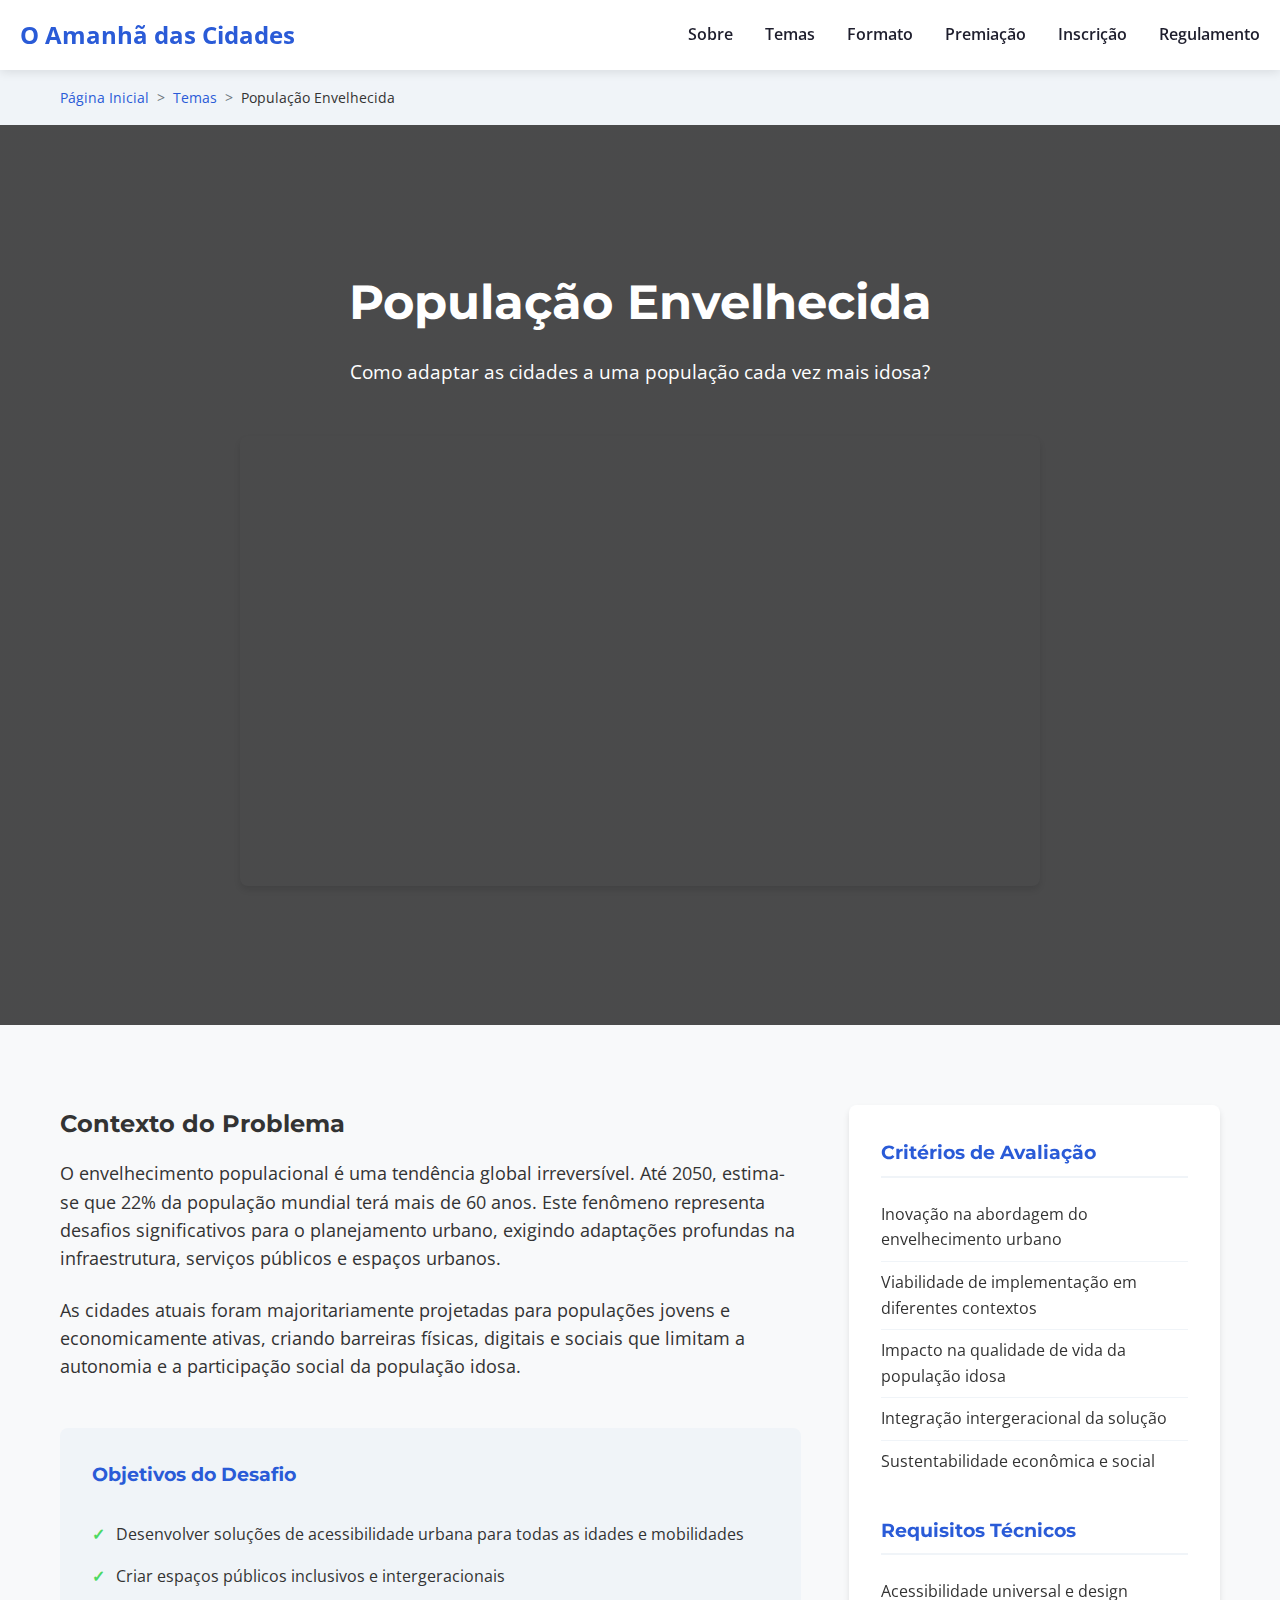
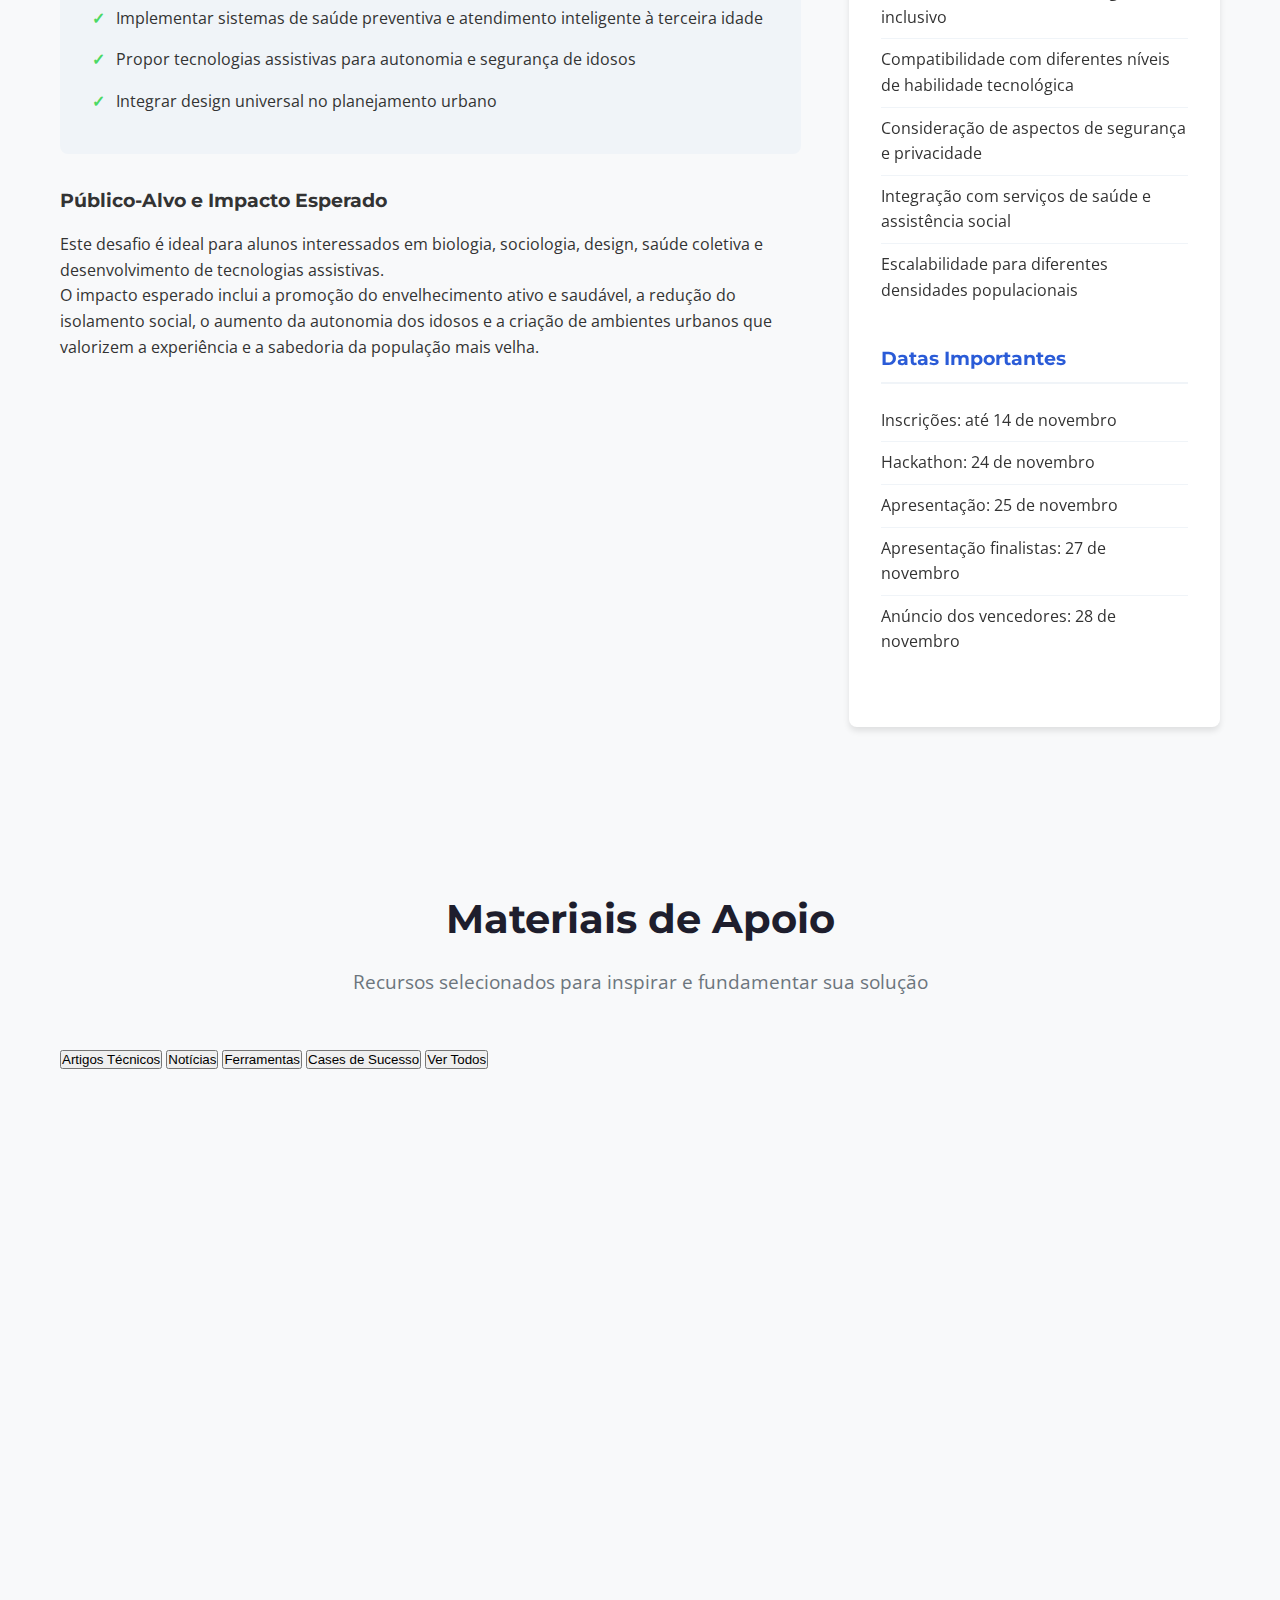
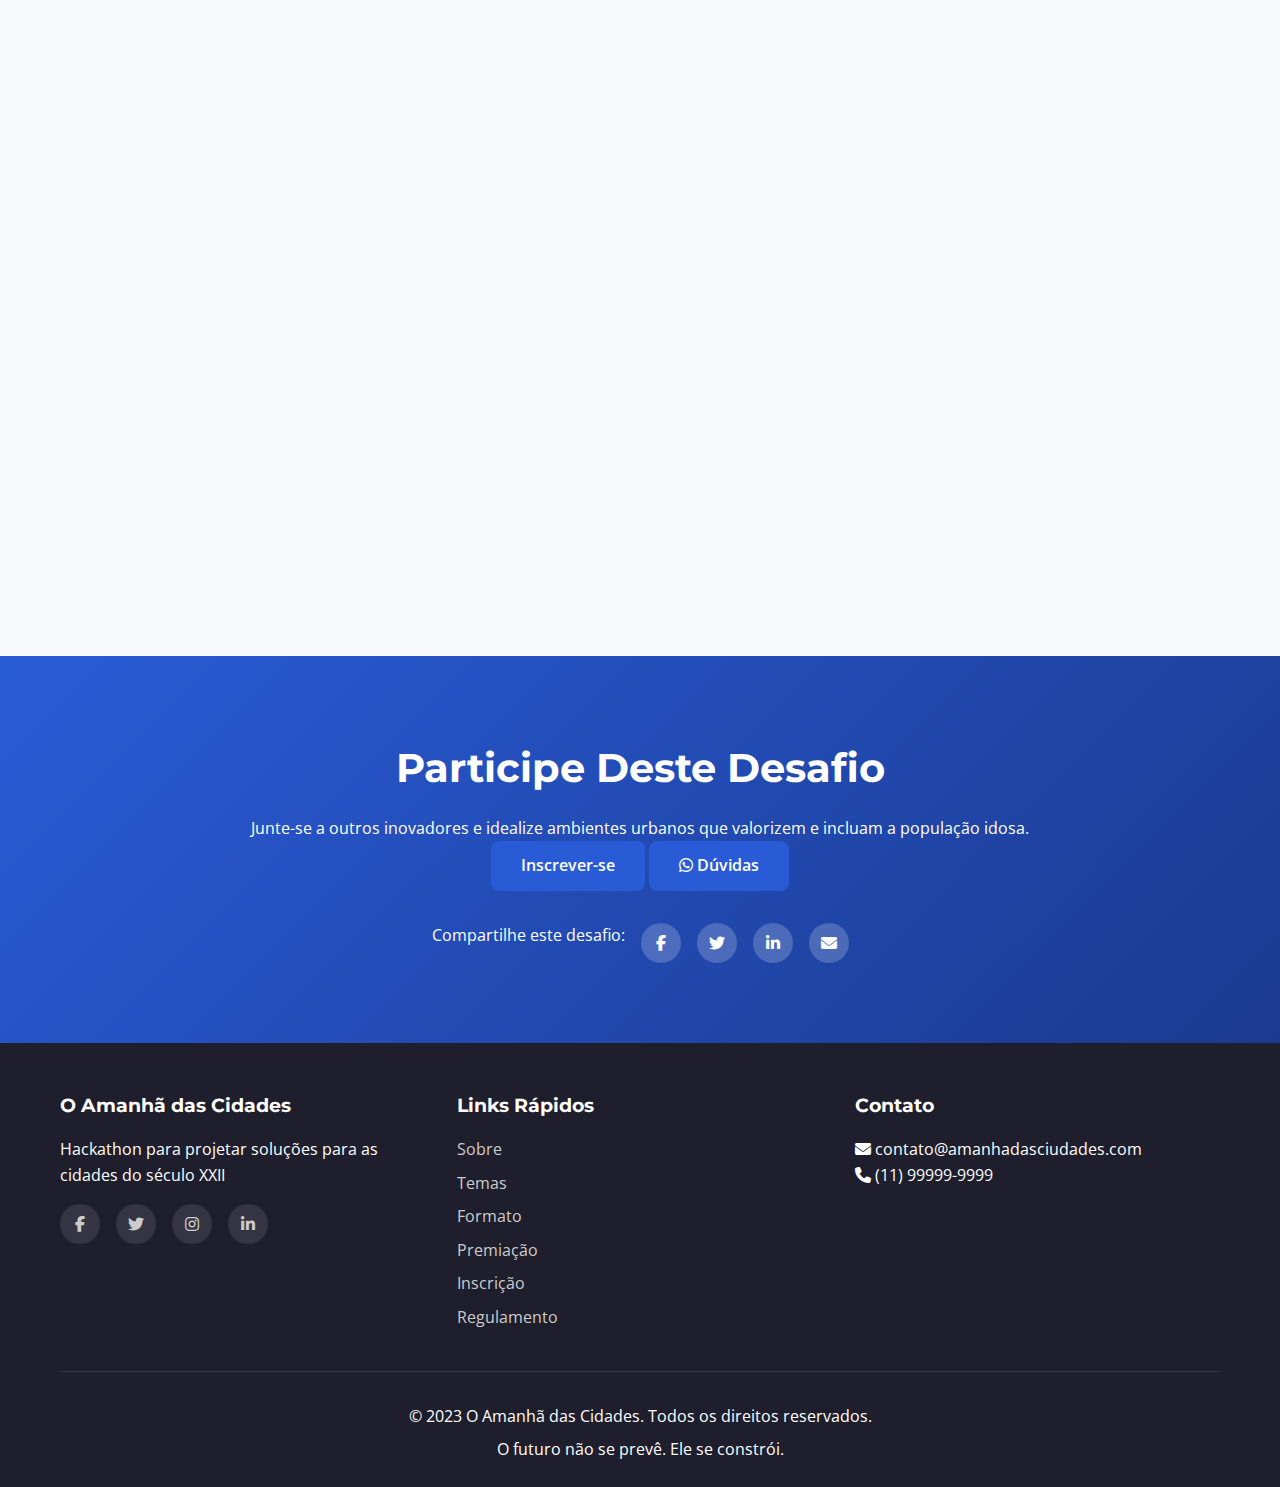
<file: tema-populacao.html>
<!DOCTYPE html>
<html lang="pt-BR">
<head>
    <meta charset="UTF-8">
    <meta name="viewport" content="width=device-width, initial-scale=1.0">
    <title>Mudanças Climáticas - O Amanhã das Cidades</title>
    <meta name="description" content="Desafio: Como tornar as cidades resilientes aos eventos climáticos extremos? Participe do hackathon O Amanhã das Cidades.">
    <meta name="keywords" content="mudanças climáticas, cidades resilientes, eventos climáticos extremos, hackathon, sustentabilidade">

    <!-- CSS PRINCIPAL -->
    <link rel="stylesheet" href="styles.css">
    <link href="https://fonts.googleapis.com/css2?family=Montserrat:wght@400;600;700&family=Open+Sans:wght@400;600&display=swap" rel="stylesheet">
    <link rel="stylesheet" href="https://cdnjs.cloudflare.com/ajax/libs/font-awesome/6.4.0/css/all.min.css">

    <style>
    /* Específico para páginas de temas */
    
    /* Breadcrumb (não existe no styles.css principal) */
    .breadcrumb {
        padding: 1rem 0;
        background-color: #f0f4f8;
        margin-top: 70px;
    }

    .breadcrumb ol {
        display: flex;
        list-style: none;
    }

    .breadcrumb li {
        margin-right: 0.5rem;
        font-size: 0.9rem;
    }

    .breadcrumb li:not(:last-child):after {
        content: ">";
        margin-left: 0.5rem;
        color: var(--gray-color);
    }

    .breadcrumb a {
        color: var(--primary-color);
        text-decoration: none;
    }

    .breadcrumb a:hover {
        text-decoration: underline;
    }

    /* Hero específico para temas */
    .hero {
        background: linear-gradient(rgba(0, 0, 0, 0.7), rgba(0, 0, 0, 0.7)), 
                    url('https://images.unsplash.com/photo-1569163139394-de44cb2c8cb8?ixlib=rb-4.0.3&ixid=M3wxMjA3fDB8MHxwaG90by1wYWdlfHx8fGVufDB8fHx8fA%3D%3D&auto=format&fit=crop&w=1170&q=80');
        background-size: cover;
        background-position: center;
        color: white;
        text-align: center;
        padding: 100px 20px;
    }

    .hero-content h1 {
        font-size: 3rem;
        margin-bottom: 1rem;
        color: white;
    }

    .hero-content p {
        font-size: 1.2rem;
        max-width: 800px;
        margin: 0 auto 2rem;
    }

    .video-container {
        max-width: 800px;
        margin: 3rem auto 0;
        border-radius: var(--border-radius);
        overflow: hidden;
        box-shadow: var(--box-shadow);
    }

    .video-wrapper {
        position: relative;
        padding-bottom: 56.25%; /* 16:9 Aspect Ratio */
        height: 0;
    }

    .video-wrapper iframe {
        position: absolute;
        top: 0;
        left: 0;
        width: 100%;
        height: 100%;
        border: none;
    }

    /* Descrição Detalhada (específica para temas) */
    .descricao-content {
        display: grid;
        grid-template-columns: 2fr 1fr;
        gap: 3rem;
    }

    .contexto {
        margin-bottom: 3rem;
    }

    .contexto p {
        margin-bottom: 1.5rem;
        font-size: 1.1rem;
    }

    .objetivos {
        background-color: #f0f4f8;
        padding: 2rem;
        border-radius: var(--border-radius);
        margin-bottom: 2rem;
    }

    .objetivos h3 {
        margin-bottom: 1.5rem;
        color: var(--primary-color);
    }

    .objetivos ul {
        list-style: none;
    }

    .objetivos li {
        padding: 0.5rem 0;
        position: relative;
        padding-left: 1.5rem;
    }

    .objetivos li:before {
        content: "✓";
        color: var(--accent-color);
        position: absolute;
        left: 0;
        font-weight: bold;
    }

    .sidebar {
        background-color: white;
        padding: 2rem;
        border-radius: var(--border-radius);
        box-shadow: var(--box-shadow);
        height: fit-content;
        position: sticky;
        top: 100px;
    }

    .info-card {
        margin-bottom: 2rem;
    }

    .info-card h3 {
        font-size: 1.2rem;
        margin-bottom: 1rem;
        color: var(--primary-color);
        border-bottom: 2px solid #f0f4f8;
        padding-bottom: 0.5rem;
    }

    .info-card ul {
        list-style: none;
    }

    .info-card li {
        padding: 0.5rem 0;
        border-bottom: 1px solid #f0f4f8;
    }

    .info-card li:last-child {
        border-bottom: none;
    }

    /* Call-to-Action específico */
    .cta-section {
        text-align: center;
        background: linear-gradient(135deg, var(--primary-color), var(--secondary-color));
        color: white;
    }

    .cta-section .section-title {
        color: white;
    }

    .cta-button.outline {
        background-color: transparent;
        border: 2px solid white;
    }

    .cta-button.outline:hover {
        background-color: white;
        color: var(--primary-color);
    }

    .social-share {
        display: flex;
        justify-content: center;
        gap: 1rem;
        margin-top: 2rem;
    }

    .social-share a {
        display: inline-flex;
        align-items: center;
        justify-content: center;
        width: 40px;
        height: 40px;
        background-color: rgba(255, 255, 255, 0.2);
        border-radius: 50%;
        color: white;
        text-decoration: none;
        transition: var(--transition);
    }

    .social-share a:hover {
        background-color: white;
        color: var(--primary-color);
        transform: translateY(-3px);
    }

    /* Responsividade específica para temas */
    @media (max-width: 992px) {
        .descricao-content {
            grid-template-columns: 1fr;
        }
        
        .sidebar {
            position: static;
        }
        
        .hero-content h1 {
            font-size: 2.5rem;
        }
    }

    @media (max-width: 768px) {
        .categorias-tabs {
            flex-direction: column;
            align-items: center;
        }
        
        .tab {
            width: 100%;
            max-width: 300px;
            margin: 0.25rem 0;
            border-radius: var(--border-radius);
        }
    }

    @media (max-width: 576px) {
        .hero {
            padding: 80px 20px;
        }
        
        .hero-content h1 {
            font-size: 2rem;
        }
    }
</style>
    
</head>
<body>
    <!-- Header e Navegação -->
    <header>
        <nav class="navbar">
            <div class="nav-container">
                <a href="index.html" class="nav-logo">O Amanhã das Cidades</a>
                <ul class="nav-menu">
                    <li class="nav-item"><a href="index.html#sobre" class="nav-link">Sobre</a></li>
                    <li class="nav-item"><a href="index.html#temas" class="nav-link">Temas</a></li>
                    <li class="nav-item"><a href="index.html#formato" class="nav-link">Formato</a></li>
                    <li class="nav-item"><a href="index.html#premiacao" class="nav-link">Premiação</a></li>
                    <li class="nav-item"><a href="index.html#inscricao" class="nav-link">Inscrição</a></li>
                    <li class="nav-item"><a href="regulamento.html" class="nav-link">Regulamento</a></li>
                </ul>
            </div>
        </nav>
    </header>

    <!-- Breadcrumb -->
    <div class="breadcrumb">
        <div class="container">
            <ol>
                <li><a href="index.html">Página Inicial</a></li>
                <li><a href="index.html#temas">Temas</a></li>
                <li>População Envelhecida</li>
            </ol>
        </div>
    </div>

    <!-- Hero Section -->
    <section class="hero">
        <div class="container">
            <div class="hero-content">
                <h1>População Envelhecida</h1>
                <p>Como adaptar as cidades a uma população cada vez mais idosa?</p>
                
                <div class="video-container">
                    <div class="video-wrapper">
                        <iframe src="https://www.youtube.com/embed/vOc5e8H0r8c?si=p9yLtMcDJvJ3mW0U" title="Mudanças Climáticas e Cidades Resilientes" allow="accelerometer; autoplay; clipboard-write; encrypted-media; gyroscope; picture-in-picture" allowfullscreen></iframe>
                    </div>
                </div>
            </div>
        </div>
    </section>

    <!-- Descrição Detalhada -->
    <section class="section">
    <div class="container">
        <div class="descricao-content">
            <div class="main-content">
                <div class="contexto">
                    <h2>Contexto do Problema</h2>
                    <p>O envelhecimento populacional é uma tendência global irreversível. Até 2050, estima-se que 22% da população mundial terá mais de 60 anos. Este fenômeno representa desafios significativos para o planejamento urbano, exigindo adaptações profundas na infraestrutura, serviços públicos e espaços urbanos.</p>
                    <p>As cidades atuais foram majoritariamente projetadas para populações jovens e economicamente ativas, criando barreiras físicas, digitais e sociais que limitam a autonomia e a participação social da população idosa.</p>
                </div>
                
                <div class="objetivos">
                    <h3>Objetivos do Desafio</h3>
                    <ul>
                        <li>Desenvolver soluções de acessibilidade urbana para todas as idades e mobilidades</li>
                        <li>Criar espaços públicos inclusivos e intergeracionais</li>
                        <li>Implementar sistemas de saúde preventiva e atendimento inteligente à terceira idade</li>
                        <li>Propor tecnologias assistivas para autonomia e segurança de idosos</li>
                        <li>Integrar design universal no planejamento urbano</li>
                    </ul>
                </div>
                
                <div class="publico-alvo">
                    <h3>Público-Alvo e Impacto Esperado</h3>
                    <p>Este desafio é ideal para alunos interessados em biologia, sociologia, design, saúde coletiva e desenvolvimento de tecnologias assistivas.</p>
                    <p>O impacto esperado inclui a promoção do envelhecimento ativo e saudável, a redução do isolamento social, o aumento da autonomia dos idosos e a criação de ambientes urbanos que valorizem a experiência e a sabedoria da população mais velha.</p>
                </div>
            </div>
                
            <div class="sidebar">
                <div class="info-card">
                    <h3>Critérios de Avaliação</h3>
                    <ul>
                        <li>Inovação na abordagem do envelhecimento urbano</li>
                        <li>Viabilidade de implementação em diferentes contextos</li>
                        <li>Impacto na qualidade de vida da população idosa</li>
                        <li>Integração intergeracional da solução</li>
                        <li>Sustentabilidade econômica e social</li>
                    </ul>
                </div>
                
                <div class="info-card">
                    <h3>Requisitos Técnicos</h3>
                    <ul>
                        <li>Acessibilidade universal e design inclusivo</li>
                        <li>Compatibilidade com diferentes níveis de habilidade tecnológica</li>
                        <li>Consideração de aspectos de segurança e privacidade</li>
                        <li>Integração com serviços de saúde e assistência social</li>
                        <li>Escalabilidade para diferentes densidades populacionais</li>
                    </ul>
                </div>

                <div class="info-card">
                        <h3>Datas Importantes</h3>
                        <ul>
                            <li>Inscrições: até 14 de novembro</li>
                            <li>Hackathon: 24 de novembro</li>
                            <li>Apresentação: 25 de novembro</li>
                            <li>Apresentação finalistas: 27 de novembro</li>
                            <li>Anúncio dos vencedores: 28 de novembro</li>
                        </ul>
                </div>
                
            </div>
        </div>
    </div>
</section>

    <!-- Materiais de Apoio -->
    <section class="section materiais-section">
        <div class="container">
            <h2 class="section-title">Materiais de Apoio</h2>
            <p class="section-subtitle">Recursos selecionados para inspirar e fundamentar sua solução</p>
            
            <div class="categorias-tabs">
                <button class="tab active" data-categoria="artigos">Artigos Técnicos</button>
                <button class="tab" data-categoria="noticias">Notícias</button>
                <button class="tab" data-categoria="ferramentas">Ferramentas</button>
                <button class="tab" data-categoria="cases">Cases de Sucesso</button>
                <button class="tab" data-categoria="todos">Ver Todos</button>
            </div>
            
            <div class="materiais-grid" id="materiais-container">
                <!-- Artigos Técnicos -->
                <div class="material-card visible" data-categoria="artigos">
                    <div class="material-icon">
                        <i class="fas fa-book"></i>
                    </div>
                    <div class="material-content">
                        <h3>Resiliência Urbana às Mudanças Climáticas</h3>
                        <p>Documento técnico da ONU sobre estratégias de adaptação climática para cidades.</p>
                        <a href="#" class="material-link" target="_blank">Acessar recurso <i class="fas fa-external-link-alt"></i></a>
                    </div>
                </div>
                
                <div class="material-card visible" data-categoria="artigos">
                    <div class="material-icon">
                        <i class="fas fa-file-alt"></i>
                    </div>
                    <div class="material-content">
                        <h3>Planejamento de Infraestrutura Verde</h3>
                        <p>Guia completo para integração de soluções baseadas na natureza no ambiente urbano.</p>
                        <a href="#" class="material-link" target="_blank">Acessar recurso <i class="fas fa-external-link-alt"></i></a>
                    </div>
                </div>
                
                <div class="material-card visible" data-categoria="artigos">
                    <div class="material-icon">
                        <i class="fas fa-chart-line"></i>
                    </div>
                    <div class="material-content">
                        <h3>Dados Climáticos para Cidades</h3>
                        <p>Análise de séries históricas e projeções climáticas para planejamento urbano.</p>
                        <a href="#" class="material-link" target="_blank">Acessar recurso <i class="fas fa-external-link-alt"></i></a>
                    </div>
                </div>
                
                <!-- Notícias -->
                <div class="material-card hidden" data-categoria="noticias">
                    <div class="material-icon">
                        <i class="fas fa-newspaper"></i>
                    </div>
                    <div class="material-content">
                        <h3>Cidades Pioneiras em Resiliência Climática</h3>
                        <p>Reportagem sobre as estratégias adotadas por cidades ao redor do mundo.</p>
                        <a href="#" class="material-link" target="_blank">Acessar recurso <i class="fas fa-external-link-alt"></i></a>
                    </div>
                </div>
                
                <div class="material-card hidden" data-categoria="noticias">
                    <div class="material-icon">
                        <i class="fas fa-globe-americas"></i>
                    </div>
                    <div class="material-content">
                        <h3>Impacto Econômico das Mudanças Climáticas</h3>
                        <p>Análise dos custos associados à inação frente aos eventos climáticos extremos.</p>
                        <a href="#" class="material-link" target="_blank">Acessar recurso <i class="fas fa-external-link-alt"></i></a>
                    </div>
                </div>
                
                <!-- Ferramentas -->
                <div class="material-card hidden" data-categoria="ferramentas">
                    <div class="material-icon">
                        <i class="fas fa-tools"></i>
                    </div>
                    <div class="material-content">
                        <h3>Simulador de Impacto Climático</h3>
                        <p>Ferramenta interativa para visualizar efeitos de diferentes cenários climáticos.</p>
                        <a href="#" class="material-link" target="_blank">Acessar recurso <i class="fas fa-external-link-alt"></i></a>
                    </div>
                </div>
                
                <div class="material-card hidden" data-categoria="ferramentas">
                    <div class="material-icon">
                        <i class="fas fa-database"></i>
                    </div>
                    <div class="material-content">
                        <h3>Banco de Dados de Soluções Urbanas</h3>
                        <p>Repositório de iniciativas bem-sucedidas de adaptação climática em cidades.</p>
                        <a href="#" class="material-link" target="_blank">Acessar recurso <i class="fas fa-external-link-alt"></i></a>
                    </div>
                </div>
                
                <!-- Cases -->
                <div class="material-card hidden" data-categoria="cases">
                    <div class="material-icon">
                        <i class="fas fa-city"></i>
                    </div>
                    <div class="material-content">
                        <h3>Roterdã: Modelo de Cidade Esponja</h3>
                        <p>Case da cidade holandesa que transformou sua relação com a água.</p>
                        <a href="#" class="material-link" target="_blank">Acessar recurso <i class="fas fa-external-link-alt"></i></a>
                    </div>
                </div>
                
                <div class="material-card hidden" data-categoria="cases">
                    <div class="material-icon">
                        <i class="fas fa-seedling"></i>
                    </div>
                    <div class="material-content">
                        <h3>Cingapura: Jardim na Cidade</h3>
                        <p>Como Cingapura integrou natureza e infraestrutura urbana para mitigar ilhas de calor.</p>
                        <a href="#" class="material-link" target="_blank">Acessar recurso <i class="fas fa-external-link-alt"></i></a>
                    </div>
                </div>
            </div>
        </div>
    </section>

    <!-- Call-to-Action -->
    <section class="section cta-section">
        <div class="container">
            <h2 class="section-title">Participe Deste Desafio</h2>
            <p>Junte-se a outros inovadores e idealize ambientes urbanos que valorizem e incluam a população idosa.</p>
            
            <!-- Dúvidas -->            
            <div class="cta-buttons">
                <a href="index.html#inscricao" class="cta-button">Inscrever-se</a>
                <a href="https://chat.whatsapp.com/BqZNRmiwfXb3Q85tv6c5mN" 
                   class="cta-button community-button" 
                   target="_blank">
                   <i class="fab fa-whatsapp"></i> Dúvidas
                </a>
            </div>
            
            <div class="social-share">
                <p>Compartilhe este desafio:</p>
                <a href="#" aria-label="Compartilhar no Facebook"><i class="fab fa-facebook-f"></i></a>
                <a href="#" aria-label="Compartilhar no Twitter"><i class="fab fa-twitter"></i></a>
                <a href="#" aria-label="Compartilhar no LinkedIn"><i class="fab fa-linkedin-in"></i></a>
                <a href="#" aria-label="Compartilhar por Email"><i class="fas fa-envelope"></i></a>
            </div>
        </div>
    </section>

    <!-- Footer -->
    <footer>
        <div class="container">
            <div class="footer-content">
                <div class="footer-section">
                    <h3>O Amanhã das Cidades</h3>
                    <p>Hackathon para projetar soluções para as cidades do século XXII</p>
                    <div class="social-links">
                        <a href="#"><i class="fab fa-facebook-f"></i></a>
                        <a href="#"><i class="fab fa-twitter"></i></a>
                        <a href="#"><i class="fab fa-instagram"></i></a>
                        <a href="#"><i class="fab fa-linkedin-in"></i></a>
                    </div>
                </div>
                
                <div class="footer-section">
                    <h3>Links Rápidos</h3>
                    <ul>
                        <li><a href="index.html#sobre">Sobre</a></li>
                        <li><a href="index.html#temas">Temas</a></li>
                        <li><a href="index.html#formato">Formato</a></li>
                        <li><a href="index.html#premiacao">Premiação</a></li>
                        <li><a href="index.html#inscricao">Inscrição</a></li>
                        <li><a href="regulamento.html">Regulamento</a></li>
                    </ul>
                </div>
                
                <div class="footer-section">
                    <h3>Contato</h3>
                    <p><i class="fas fa-envelope"></i> contato@amanhadasciudades.com</p>
                    <p><i class="fas fa-phone"></i> (11) 99999-9999</p>
                </div>
            </div>
            
            <div class="footer-bottom">
                <p>&copy; 2023 O Amanhã das Cidades. Todos os direitos reservados.</p>
                <p>O futuro não se prevê. Ele se constrói.</p>
            </div>
        </div>
    </footer>

    <script>
        // Navegação por abas dos materiais de apoio - CORRIGIDO
        document.addEventListener('DOMContentLoaded', function() {
            const tabs = document.querySelectorAll('.tab');
            const materialCards = document.querySelectorAll('.material-card');
            
            // Função para filtrar os cards por categoria
            function filterCards(categoria) {
                materialCards.forEach(card => {
                    const cardCategoria = card.getAttribute('data-categoria');
                    
                    if (categoria === 'todos' || cardCategoria === categoria) {
                        card.classList.remove('hidden');
                        card.classList.add('visible');
                    } else {
                        card.classList.remove('visible');
                        card.classList.add('hidden');
                    }
                });
            }
            
            // Adicionar evento de clique às abas
            tabs.forEach(tab => {
                tab.addEventListener('click', function() {
                    // Remover classe active de todas as abas
                    tabs.forEach(t => t.classList.remove('active'));
                    // Adicionar classe active à aba clicada
                    this.classList.add('active');
                    
                    const categoria = this.getAttribute('data-categoria');
                    filterCards(categoria);
                });
            });
            
            // Inicializar com a categoria ativa (artigos)
            filterCards('artigos');
            
            // Animação de entrada dos elementos ao rolar
            const observerOptions = {
                threshold: 0.1,
                rootMargin: '0px 0px -50px 0px'
            };
            
            const observer = new IntersectionObserver((entries) => {
                entries.forEach(entry => {
                    if (entry.isIntersecting && !entry.target.classList.contains('hidden')) {
                        entry.target.style.opacity = '1';
                        entry.target.style.transform = 'translateY(0)';
                    }
                });
            }, observerOptions);
            
            // Aplicar animação aos cards de material
            materialCards.forEach(card => {
                card.style.opacity = '0';
                card.style.transform = 'translateY(20px)';
                card.style.transition = 'opacity 0.6s ease, transform 0.6s ease';
                observer.observe(card);
            });
            
            // Efeito de navbar ao rolar
            window.addEventListener('scroll', function() {
                const navbar = document.querySelector('.navbar');
                if (window.scrollY > 100) {
                    navbar.style.backgroundColor = 'rgba(255, 255, 255, 0.98)';
                    navbar.style.boxShadow = '0 4px 12px rgba(0, 0, 0, 0.1)';
                } else {
                    navbar.style.backgroundColor = 'rgba(255, 255, 255, 0.95)';
                    navbar.style.boxShadow = '0 2px 10px rgba(0, 0, 0, 0.1)';
                }
            });
        });
    </script>
</body>

</html>
</file>
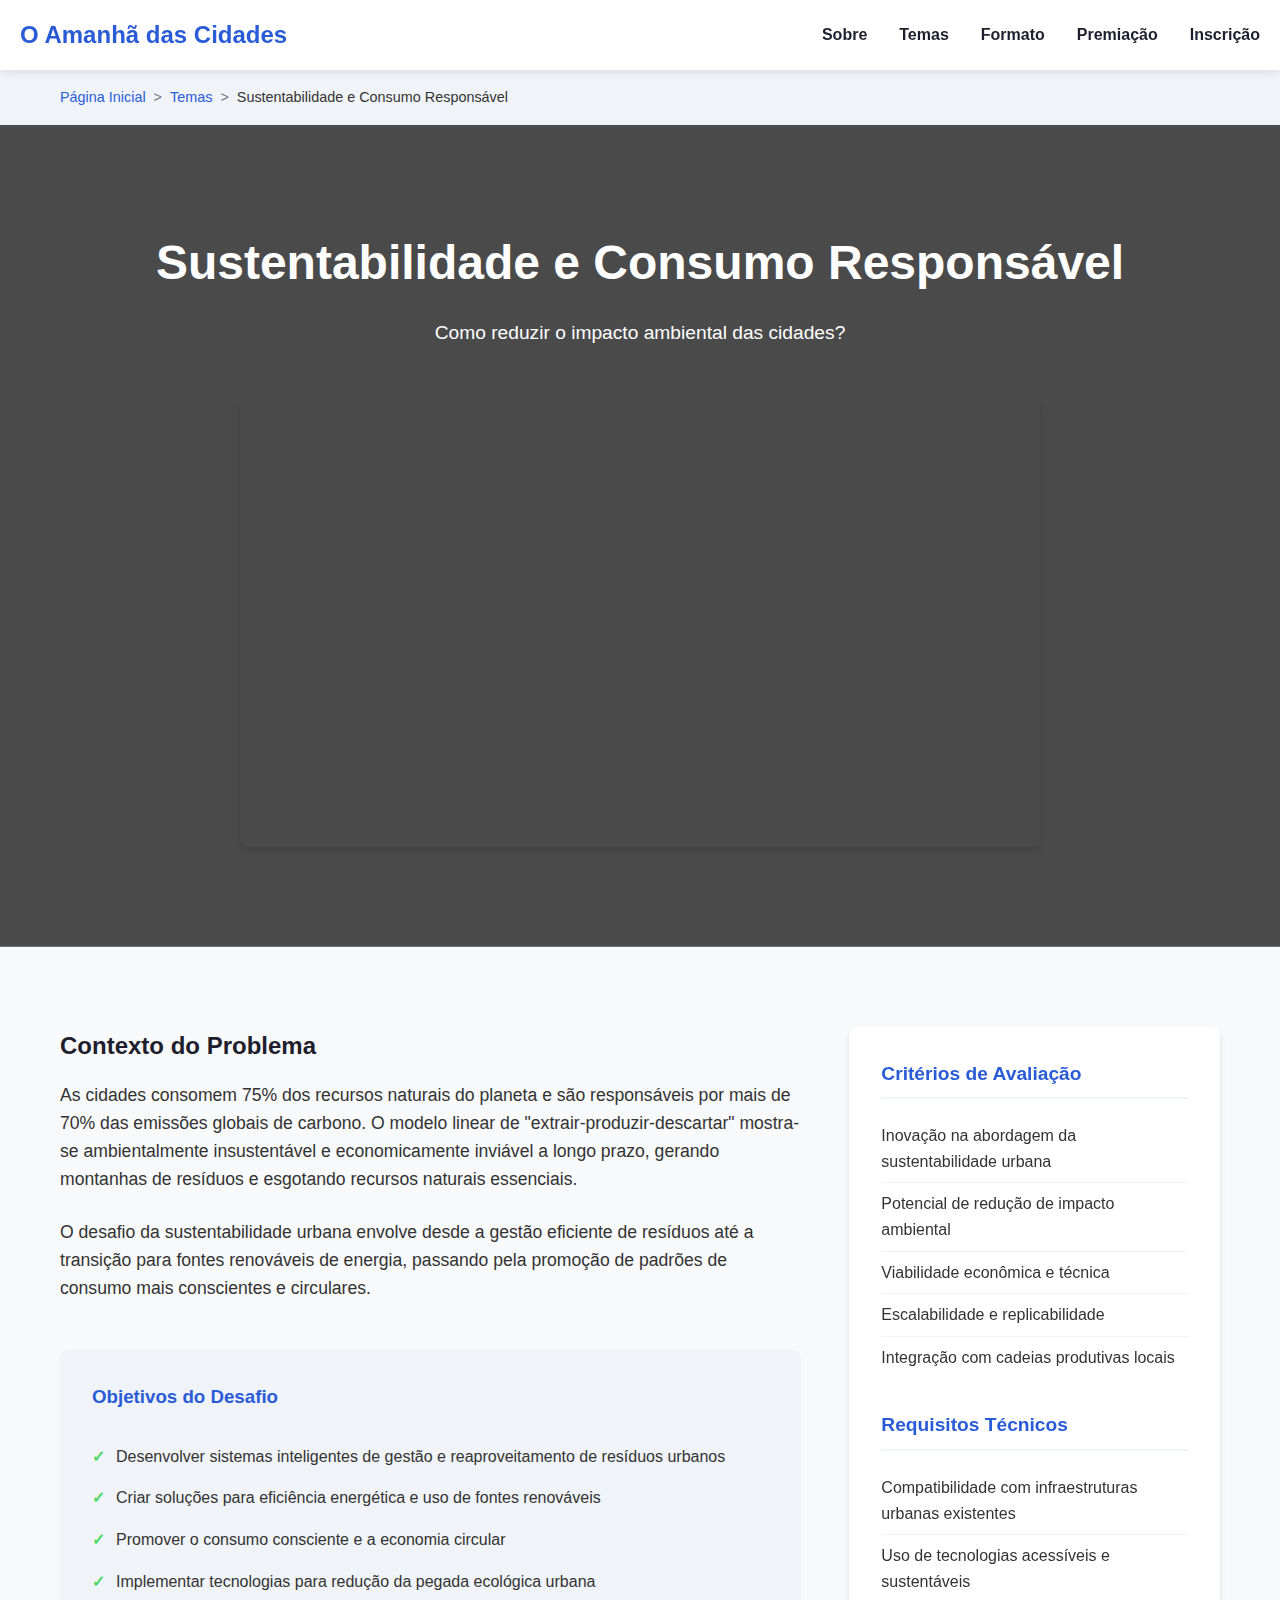
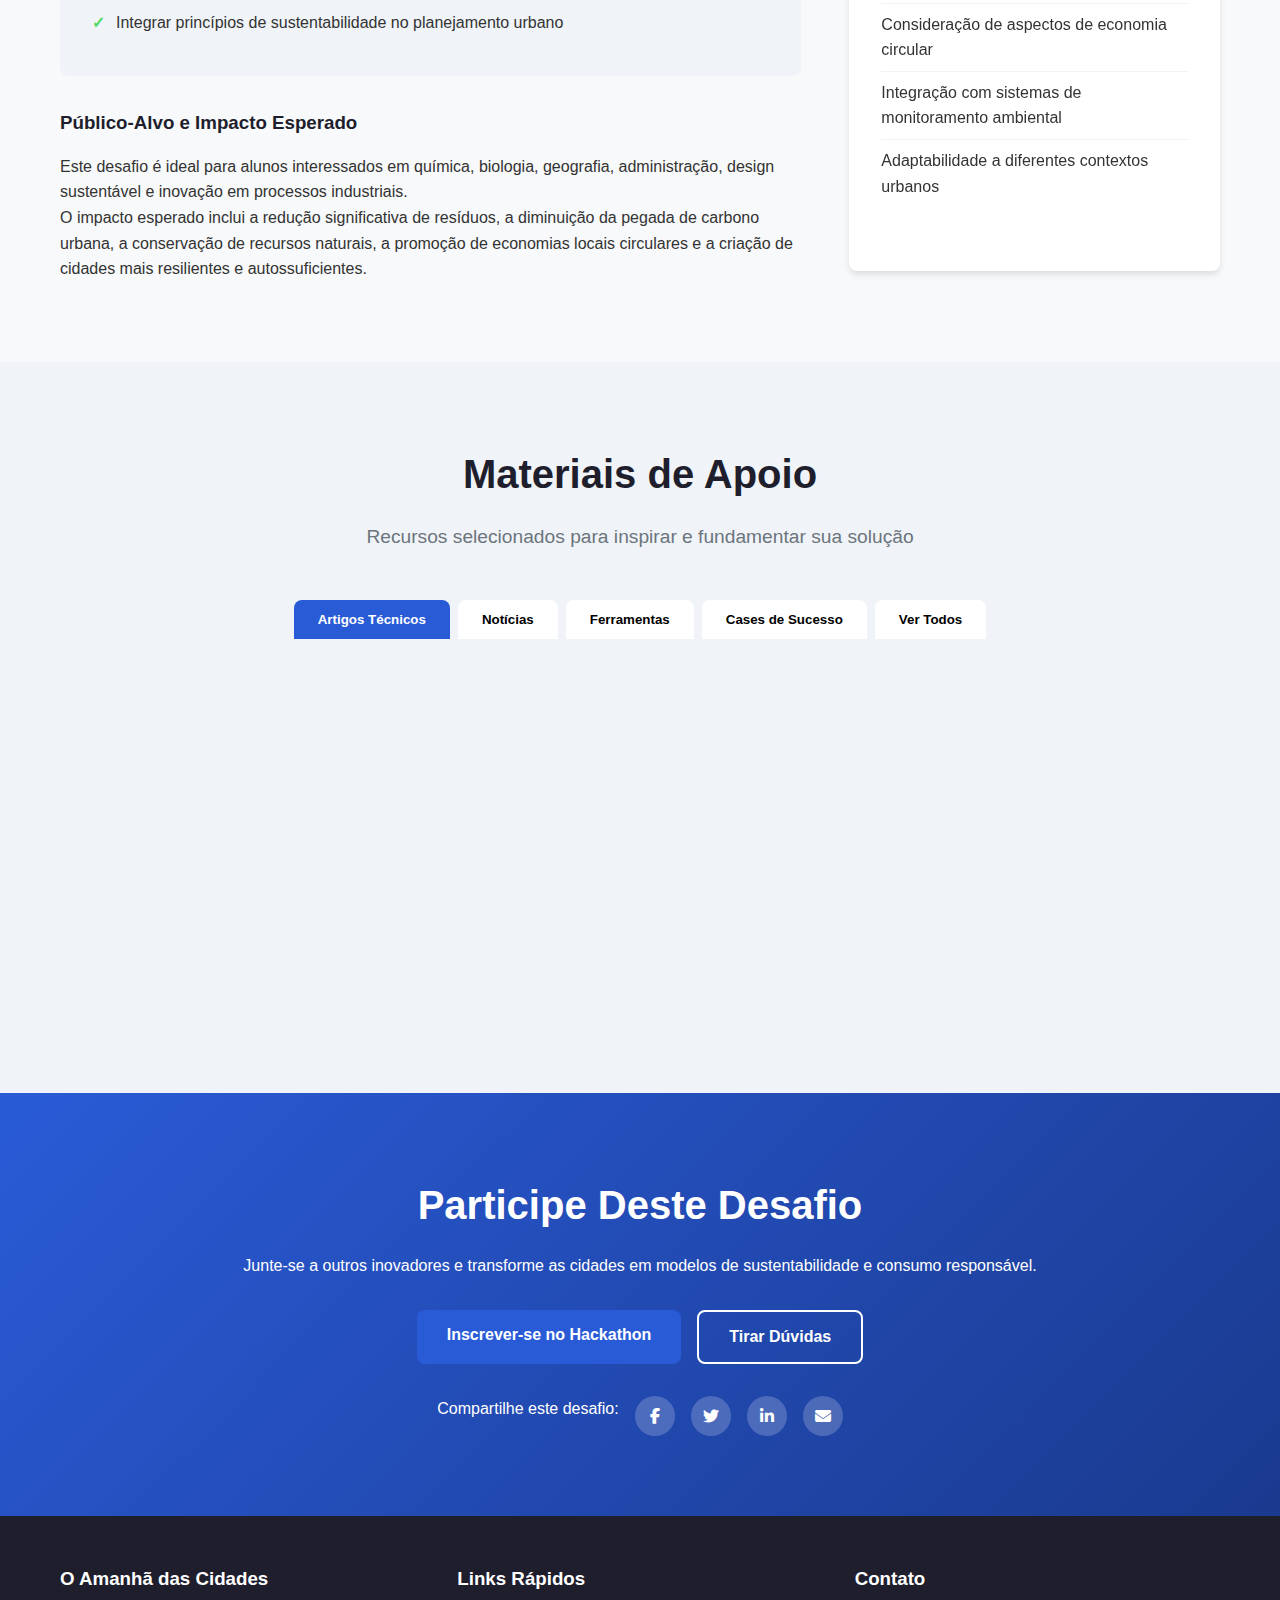
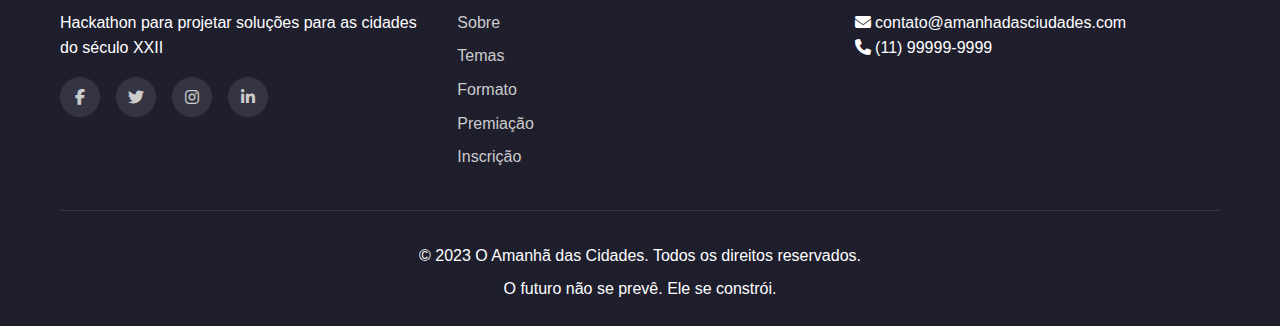
<file: tema-sustentabilidade.html>
<!DOCTYPE html>
<html lang="pt-BR">
<head>
    <meta charset="UTF-8">
    <meta name="viewport" content="width=device-width, initial-scale=1.0">
    <title>Sustentabilidade e Consumo Responsável - O Amanhã das Cidades</title>
    <meta name="description" content="Desafio: Como reduzir o impacto ambiental das cidades?">
    <meta name="keywords" content="sustentabilidade, consumo responsável, gestão de resíduos, reaproveitamento, eficiência energética, energias renováveis, economia circular, cidades sustentáveis, impacto ambiental, reciclagem, consumo consciente, pegada ecológica, hackathon, cidades do futuro">
    <link rel="stylesheet" href="https://cdnjs.cloudflare.com/ajax/libs/font-awesome/6.4.0/css/all.min.css">
    <style>
        /* Reset e configurações básicas */
        * {
            margin: 0;
            padding: 0;
            box-sizing: border-box;
        }

        :root {
            --primary-color: #2a5bd7;
            --secondary-color: #1a3a8f;
            --accent-color: #4cd964;
            --dark-color: #1e1e2d;
            --light-color: #f8f9fa;
            --gray-color: #6c757d;
            --text-color: #333;
            --border-radius: 8px;
            --box-shadow: 0 4px 6px rgba(0, 0, 0, 0.1);
            --transition: all 0.3s ease;
        }

        body {
            font-family: 'Segoe UI', Tahoma, Geneva, Verdana, sans-serif;
            line-height: 1.6;
            color: var(--text-color);
            background-color: var(--light-color);
            scroll-behavior: smooth;
        }

        h1, h2, h3, h4, h5, h6 {
            font-weight: 700;
            margin-bottom: 1rem;
            color: var(--dark-color);
        }

        .container {
            width: 100%;
            max-width: 1200px;
            margin: 0 auto;
            padding: 0 20px;
        }

        .section {
            padding: 80px 0;
        }

        .section-title {
            font-size: 2.5rem;
            margin-bottom: 1rem;
            text-align: center;
        }

        .section-subtitle {
            font-size: 1.2rem;
            margin-bottom: 3rem;
            text-align: center;
            color: var(--gray-color);
        }

        .cta-button {
            display: inline-block;
            background-color: var(--primary-color);
            color: white;
            padding: 12px 30px;
            border-radius: var(--border-radius);
            text-decoration: none;
            font-weight: 600;
            transition: var(--transition);
            border: none;
            cursor: pointer;
        }

        .cta-button:hover {
            background-color: var(--secondary-color);
            transform: translateY(-2px);
            box-shadow: 0 6px 12px rgba(0, 0, 0, 0.15);
        }

        /* Header e Navegação */
        .navbar {
            position: fixed;
            top: 0;
            width: 100%;
            background-color: rgba(255, 255, 255, 0.95);
            box-shadow: 0 2px 10px rgba(0, 0, 0, 0.1);
            z-index: 1000;
            transition: var(--transition);
        }

        .nav-container {
            display: flex;
            justify-content: space-between;
            align-items: center;
            padding: 1rem 20px;
        }

        .nav-logo {
            font-size: 1.5rem;
            font-weight: 700;
            color: var(--primary-color);
            text-decoration: none;
        }

        .nav-menu {
            display: flex;
            list-style: none;
        }

        .nav-item {
            margin-left: 2rem;
        }

        .nav-link {
            color: var(--dark-color);
            text-decoration: none;
            font-weight: 600;
            transition: var(--transition);
        }

        .nav-link:hover {
            color: var(--primary-color);
        }

        /* Breadcrumb */
        .breadcrumb {
            padding: 1rem 0;
            background-color: #f0f4f8;
            margin-top: 70px;
        }

        .breadcrumb ol {
            display: flex;
            list-style: none;
        }

        .breadcrumb li {
            margin-right: 0.5rem;
            font-size: 0.9rem;
        }

        .breadcrumb li:not(:last-child):after {
            content: ">";
            margin-left: 0.5rem;
            color: var(--gray-color);
        }

        .breadcrumb a {
            color: var(--primary-color);
            text-decoration: none;
        }

        .breadcrumb a:hover {
            text-decoration: underline;
        }

        /* Hero Section */
        .hero {
            background: linear-gradient(rgba(0, 0, 0, 0.7), rgba(0, 0, 0, 0.7)), 
                        url('https://images.unsplash.com/photo-1569163139394-de44cb2c8cb8?ixlib=rb-4.0.3&ixid=M3wxMjA3fDB8MHxwaG90by1wYWdlfHx8fGVufDB8fHx8fA%3D%3D&auto=format&fit=crop&w=1170&q=80');
            background-size: cover;
            background-position: center;
            color: white;
            text-align: center;
            padding: 100px 20px;
        }

        .hero-content h1 {
            font-size: 3rem;
            margin-bottom: 1rem;
            color: white;
        }

        .hero-content p {
            font-size: 1.2rem;
            max-width: 800px;
            margin: 0 auto 2rem;
        }

        .video-container {
            max-width: 800px;
            margin: 3rem auto 0;
            border-radius: var(--border-radius);
            overflow: hidden;
            box-shadow: var(--box-shadow);
        }

        .video-wrapper {
            position: relative;
            padding-bottom: 56.25%; /* 16:9 Aspect Ratio */
            height: 0;
        }

        .video-wrapper iframe {
            position: absolute;
            top: 0;
            left: 0;
            width: 100%;
            height: 100%;
            border: none;
        }

        /* Descrição Detalhada */
        .descricao-content {
            display: grid;
            grid-template-columns: 2fr 1fr;
            gap: 3rem;
        }

        .contexto {
            margin-bottom: 3rem;
        }

        .contexto p {
            margin-bottom: 1.5rem;
            font-size: 1.1rem;
        }

        .objetivos {
            background-color: #f0f4f8;
            padding: 2rem;
            border-radius: var(--border-radius);
            margin-bottom: 2rem;
        }

        .objetivos h3 {
            margin-bottom: 1.5rem;
            color: var(--primary-color);
        }

        .objetivos ul {
            list-style: none;
        }

        .objetivos li {
            padding: 0.5rem 0;
            position: relative;
            padding-left: 1.5rem;
        }

        .objetivos li:before {
            content: "✓";
            color: var(--accent-color);
            position: absolute;
            left: 0;
            font-weight: bold;
        }

        .sidebar {
            background-color: white;
            padding: 2rem;
            border-radius: var(--border-radius);
            box-shadow: var(--box-shadow);
            height: fit-content;
            position: sticky;
            top: 100px;
        }

        .info-card {
            margin-bottom: 2rem;
        }

        .info-card h3 {
            font-size: 1.2rem;
            margin-bottom: 1rem;
            color: var(--primary-color);
            border-bottom: 2px solid #f0f4f8;
            padding-bottom: 0.5rem;
        }

        .info-card ul {
            list-style: none;
        }

        .info-card li {
            padding: 0.5rem 0;
            border-bottom: 1px solid #f0f4f8;
        }

        .info-card li:last-child {
            border-bottom: none;
        }

        /* Materiais de Apoio */
        .materiais-section {
            background-color: #f0f4f8;
        }

        .categorias-tabs {
            display: flex;
            justify-content: center;
            margin-bottom: 3rem;
            flex-wrap: wrap;
        }

        .tab {
            padding: 0.75rem 1.5rem;
            background-color: white;
            border: none;
            cursor: pointer;
            font-weight: 600;
            transition: var(--transition);
            border-radius: var(--border-radius) var(--border-radius) 0 0;
            margin: 0 0.25rem;
        }

        .tab.active {
            background-color: var(--primary-color);
            color: white;
        }

        .tab:hover:not(.active) {
            background-color: #e9ecef;
        }

        .materiais-grid {
            display: grid;
            grid-template-columns: repeat(auto-fill, minmax(300px, 1fr));
            gap: 2rem;
        }

        .material-card {
            background-color: white;
            border-radius: var(--border-radius);
            overflow: hidden;
            box-shadow: var(--box-shadow);
            transition: var(--transition);
            opacity: 0;
            transform: translateY(20px);
        }

        .material-card.visible {
            opacity: 1;
            transform: translateY(0);
        }

        .material-card.hidden {
            display: none;
        }

        .material-card:hover {
            transform: translateY(-5px);
            box-shadow: 0 10px 20px rgba(0, 0, 0, 0.1);
        }

        .material-icon {
            height: 120px;
            background-color: var(--primary-color);
            display: flex;
            align-items: center;
            justify-content: center;
            color: white;
            font-size: 2.5rem;
        }

        .material-content {
            padding: 1.5rem;
        }

        .material-content h3 {
            margin-bottom: 0.5rem;
            font-size: 1.2rem;
        }

        .material-content p {
            margin-bottom: 1rem;
            color: var(--gray-color);
            font-size: 0.9rem;
        }

        .material-link {
            display: inline-flex;
            align-items: center;
            color: var(--primary-color);
            text-decoration: none;
            font-weight: 600;
            font-size: 0.9rem;
        }

        .material-link i {
            margin-left: 0.5rem;
            transition: var(--transition);
        }

        .material-link:hover i {
            transform: translateX(5px);
        }

        /* Call-to-Action */
        .cta-section {
            text-align: center;
            background: linear-gradient(135deg, var(--primary-color), var(--secondary-color));
            color: white;
        }

        .cta-section .section-title {
            color: white;
        }

        .cta-buttons {
            display: flex;
            justify-content: center;
            gap: 1rem;
            flex-wrap: wrap;
            margin-top: 2rem;
        }

        .cta-button.outline {
            background-color: transparent;
            border: 2px solid white;
        }

        .cta-button.outline:hover {
            background-color: white;
            color: var(--primary-color);
        }

        .social-share {
            display: flex;
            justify-content: center;
            gap: 1rem;
            margin-top: 2rem;
        }

        .social-share a {
            display: inline-flex;
            align-items: center;
            justify-content: center;
            width: 40px;
            height: 40px;
            background-color: rgba(255, 255, 255, 0.2);
            border-radius: 50%;
            color: white;
            text-decoration: none;
            transition: var(--transition);
        }

        .social-share a:hover {
            background-color: white;
            color: var(--primary-color);
            transform: translateY(-3px);
        }

        /* Footer */
        footer {
            background-color: var(--dark-color);
            color: white;
            padding: 3rem 0 1rem;
        }

        .footer-content {
            display: grid;
            grid-template-columns: repeat(auto-fit, minmax(250px, 1fr));
            gap: 2rem;
            margin-bottom: 2rem;
        }

        .footer-section h3 {
            margin-bottom: 1rem;
            color: white;
        }

        .footer-section ul {
            list-style: none;
        }

        .footer-section ul li {
            margin-bottom: 0.5rem;
        }

        .footer-section a {
            color: #ccc;
            text-decoration: none;
            transition: var(--transition);
        }

        .footer-section a:hover {
            color: white;
        }

        .social-links {
            display: flex;
            gap: 1rem;
            margin-top: 1rem;
        }

        .social-links a {
            display: inline-flex;
            align-items: center;
            justify-content: center;
            width: 40px;
            height: 40px;
            background-color: rgba(255, 255, 255, 0.1);
            border-radius: 50%;
            transition: var(--transition);
        }

        .social-links a:hover {
            background-color: var(--primary-color);
            transform: translateY(-3px);
        }

        .footer-bottom {
            text-align: center;
            padding-top: 2rem;
            border-top: 1px solid rgba(255, 255, 255, 0.1);
        }

        .footer-bottom p {
            margin-bottom: 0.5rem;
        }

        /* Responsividade */
        @media (max-width: 992px) {
            .descricao-content {
                grid-template-columns: 1fr;
            }
            
            .sidebar {
                position: static;
            }
            
            .hero-content h1 {
                font-size: 2.5rem;
            }
        }

        @media (max-width: 768px) {
            .nav-menu {
                display: none;
            }
            
            .section {
                padding: 60px 0;
            }
            
            .section-title {
                font-size: 2rem;
            }
            
            .categorias-tabs {
                flex-direction: column;
                align-items: center;
            }
            
            .tab {
                width: 100%;
                max-width: 300px;
                margin: 0.25rem 0;
                border-radius: var(--border-radius);
            }
            
            .cta-buttons {
                flex-direction: column;
                align-items: center;
            }
            
            .cta-button {
                width: 100%;
                max-width: 300px;
                text-align: center;
            }
        }

        @media (max-width: 576px) {
            .hero {
                padding: 80px 20px;
            }
            
            .hero-content h1 {
                font-size: 2rem;
            }
            
            .materiais-grid {
                grid-template-columns: 1fr;
            }
        }
    </style>
</head>
<body>
    <!-- Header e Navegação -->
    <header>
        <nav class="navbar">
            <div class="nav-container">
                <a href="index.html" class="nav-logo">O Amanhã das Cidades</a>
                <ul class="nav-menu">
                    <li class="nav-item"><a href="index.html#sobre" class="nav-link">Sobre</a></li>
                    <li class="nav-item"><a href="index.html#temas" class="nav-link">Temas</a></li>
                    <li class="nav-item"><a href="index.html#formato" class="nav-link">Formato</a></li>
                    <li class="nav-item"><a href="index.html#premiacao" class="nav-link">Premiação</a></li>
                    <li class="nav-item"><a href="index.html#inscricao" class="nav-link">Inscrição</a></li>
                </ul>
            </div>
        </nav>
    </header>

    <!-- Breadcrumb -->
    <div class="breadcrumb">
        <div class="container">
            <ol>
                <li><a href="index.html">Página Inicial</a></li>
                <li><a href="index.html#temas">Temas</a></li>
                <li>Sustentabilidade e Consumo Responsável</li>
            </ol>
        </div>
    </div>

    <!-- Hero Section -->
    <section class="hero">
        <div class="container">
            <div class="hero-content">
                <h1>Sustentabilidade e Consumo Responsável</h1>
                <p>Como reduzir o impacto ambiental das cidades?</p>
                
                <div class="video-container">
                    <div class="video-wrapper">
                        <iframe src="https://www.youtube.com/embed/am2WOYu4iFc?si=HLqmpoIX2BR7c5A_" title="Mudanças Climáticas e Cidades Resilientes" allow="accelerometer; autoplay; clipboard-write; encrypted-media; gyroscope; picture-in-picture" allowfullscreen></iframe>
                    </div>
                </div>
            </div>
        </div>
    </section>

    <!-- Descrição Detalhada -->
    <section class="section">
    <div class="container">
        <div class="descricao-content">
            <div class="main-content">
                <div class="contexto">
                    <h2>Contexto do Problema</h2>
                    <p>As cidades consomem 75% dos recursos naturais do planeta e são responsáveis por mais de 70% das emissões globais de carbono. O modelo linear de "extrair-produzir-descartar" mostra-se ambientalmente insustentável e economicamente inviável a longo prazo, gerando montanhas de resíduos e esgotando recursos naturais essenciais.</p>
                    <p>O desafio da sustentabilidade urbana envolve desde a gestão eficiente de resíduos até a transição para fontes renováveis de energia, passando pela promoção de padrões de consumo mais conscientes e circulares.</p>
                </div>
                
                <div class="objetivos">
                    <h3>Objetivos do Desafio</h3>
                    <ul>
                        <li>Desenvolver sistemas inteligentes de gestão e reaproveitamento de resíduos urbanos</li>
                        <li>Criar soluções para eficiência energética e uso de fontes renováveis</li>
                        <li>Promover o consumo consciente e a economia circular</li>
                        <li>Implementar tecnologias para redução da pegada ecológica urbana</li>
                        <li>Integrar princípios de sustentabilidade no planejamento urbano</li>
                    </ul>
                </div>
                
                <div class="publico-alvo">
                    <h3>Público-Alvo e Impacto Esperado</h3>
                    <p>Este desafio é ideal para alunos interessados em química, biologia, geografia, administração, design sustentável e inovação em processos industriais.</p>
                    <p>O impacto esperado inclui a redução significativa de resíduos, a diminuição da pegada de carbono urbana, a conservação de recursos naturais, a promoção de economias locais circulares e a criação de cidades mais resilientes e autossuficientes.</p>
                </div>
            </div>    
            
            <div class="sidebar">
                <div class="info-card">
                    <h3>Critérios de Avaliação</h3>
                    <ul>
                        <li>Inovação na abordagem da sustentabilidade urbana</li>
                        <li>Potencial de redução de impacto ambiental</li>
                        <li>Viabilidade econômica e técnica</li>
                        <li>Escalabilidade e replicabilidade</li>
                        <li>Integração com cadeias produtivas locais</li>
                    </ul>
                </div>
                
                <div class="info-card">
                    <h3>Requisitos Técnicos</h3>
                    <ul>
                        <li>Compatibilidade com infraestruturas urbanas existentes</li>
                        <li>Uso de tecnologias acessíveis e sustentáveis</li>
                        <li>Consideração de aspectos de economia circular</li>
                        <li>Integração com sistemas de monitoramento ambiental</li>
                        <li>Adaptabilidade a diferentes contextos urbanos</li>
                    </ul>
                </div>
            </div>
        </div>
    </div>
</section>

    <!-- Materiais de Apoio -->
    <section class="section materiais-section">
        <div class="container">
            <h2 class="section-title">Materiais de Apoio</h2>
            <p class="section-subtitle">Recursos selecionados para inspirar e fundamentar sua solução</p>
            
            <div class="categorias-tabs">
                <button class="tab active" data-categoria="artigos">Artigos Técnicos</button>
                <button class="tab" data-categoria="noticias">Notícias</button>
                <button class="tab" data-categoria="ferramentas">Ferramentas</button>
                <button class="tab" data-categoria="cases">Cases de Sucesso</button>
                <button class="tab" data-categoria="todos">Ver Todos</button>
            </div>
            
            <div class="materiais-grid" id="materiais-container">
                <!-- Artigos Técnicos -->
                <div class="material-card visible" data-categoria="artigos">
                    <div class="material-icon">
                        <i class="fas fa-book"></i>
                    </div>
                    <div class="material-content">
                        <h3>Resiliência Urbana às Mudanças Climáticas</h3>
                        <p>Documento técnico da ONU sobre estratégias de adaptação climática para cidades.</p>
                        <a href="#" class="material-link" target="_blank">Acessar recurso <i class="fas fa-external-link-alt"></i></a>
                    </div>
                </div>
                
                <div class="material-card visible" data-categoria="artigos">
                    <div class="material-icon">
                        <i class="fas fa-file-alt"></i>
                    </div>
                    <div class="material-content">
                        <h3>Planejamento de Infraestrutura Verde</h3>
                        <p>Guia completo para integração de soluções baseadas na natureza no ambiente urbano.</p>
                        <a href="#" class="material-link" target="_blank">Acessar recurso <i class="fas fa-external-link-alt"></i></a>
                    </div>
                </div>
                
                <div class="material-card visible" data-categoria="artigos">
                    <div class="material-icon">
                        <i class="fas fa-chart-line"></i>
                    </div>
                    <div class="material-content">
                        <h3>Dados Climáticos para Cidades</h3>
                        <p>Análise de séries históricas e projeções climáticas para planejamento urbano.</p>
                        <a href="#" class="material-link" target="_blank">Acessar recurso <i class="fas fa-external-link-alt"></i></a>
                    </div>
                </div>
                
                <!-- Notícias -->
                <div class="material-card hidden" data-categoria="noticias">
                    <div class="material-icon">
                        <i class="fas fa-newspaper"></i>
                    </div>
                    <div class="material-content">
                        <h3>Cidades Pioneiras em Resiliência Climática</h3>
                        <p>Reportagem sobre as estratégias adotadas por cidades ao redor do mundo.</p>
                        <a href="#" class="material-link" target="_blank">Acessar recurso <i class="fas fa-external-link-alt"></i></a>
                    </div>
                </div>
                
                <div class="material-card hidden" data-categoria="noticias">
                    <div class="material-icon">
                        <i class="fas fa-globe-americas"></i>
                    </div>
                    <div class="material-content">
                        <h3>Impacto Econômico das Mudanças Climáticas</h3>
                        <p>Análise dos custos associados à inação frente aos eventos climáticos extremos.</p>
                        <a href="#" class="material-link" target="_blank">Acessar recurso <i class="fas fa-external-link-alt"></i></a>
                    </div>
                </div>
                
                <!-- Ferramentas -->
                <div class="material-card hidden" data-categoria="ferramentas">
                    <div class="material-icon">
                        <i class="fas fa-tools"></i>
                    </div>
                    <div class="material-content">
                        <h3>Simulador de Impacto Climático</h3>
                        <p>Ferramenta interativa para visualizar efeitos de diferentes cenários climáticos.</p>
                        <a href="#" class="material-link" target="_blank">Acessar recurso <i class="fas fa-external-link-alt"></i></a>
                    </div>
                </div>
                
                <div class="material-card hidden" data-categoria="ferramentas">
                    <div class="material-icon">
                        <i class="fas fa-database"></i>
                    </div>
                    <div class="material-content">
                        <h3>Banco de Dados de Soluções Urbanas</h3>
                        <p>Repositório de iniciativas bem-sucedidas de adaptação climática em cidades.</p>
                        <a href="#" class="material-link" target="_blank">Acessar recurso <i class="fas fa-external-link-alt"></i></a>
                    </div>
                </div>
                
                <!-- Cases -->
                <div class="material-card hidden" data-categoria="cases">
                    <div class="material-icon">
                        <i class="fas fa-city"></i>
                    </div>
                    <div class="material-content">
                        <h3>Roterdã: Modelo de Cidade Esponja</h3>
                        <p>Case da cidade holandesa que transformou sua relação com a água.</p>
                        <a href="#" class="material-link" target="_blank">Acessar recurso <i class="fas fa-external-link-alt"></i></a>
                    </div>
                </div>
                
                <div class="material-card hidden" data-categoria="cases">
                    <div class="material-icon">
                        <i class="fas fa-seedling"></i>
                    </div>
                    <div class="material-content">
                        <h3>Cingapura: Jardim na Cidade</h3>
                        <p>Como Cingapura integrou natureza e infraestrutura urbana para mitigar ilhas de calor.</p>
                        <a href="#" class="material-link" target="_blank">Acessar recurso <i class="fas fa-external-link-alt"></i></a>
                    </div>
                </div>
            </div>
        </div>
    </section>

    <!-- Call-to-Action -->
    <section class="section cta-section">
        <div class="container">
            <h2 class="section-title">Participe Deste Desafio</h2>
            <p>Junte-se a outros inovadores e transforme as cidades em modelos de sustentabilidade e consumo responsável.</p>
            
            <div class="cta-buttons">
                <a href="index.html#inscricao" class="cta-button">Inscrever-se no Hackathon</a>
                <a href="#" class="cta-button outline">Tirar Dúvidas</a>
            </div>
            
            <div class="social-share">
                <p>Compartilhe este desafio:</p>
                <a href="#" aria-label="Compartilhar no Facebook"><i class="fab fa-facebook-f"></i></a>
                <a href="#" aria-label="Compartilhar no Twitter"><i class="fab fa-twitter"></i></a>
                <a href="#" aria-label="Compartilhar no LinkedIn"><i class="fab fa-linkedin-in"></i></a>
                <a href="#" aria-label="Compartilhar por Email"><i class="fas fa-envelope"></i></a>
            </div>
        </div>
    </section>

    <!-- Footer -->
    <footer>
        <div class="container">
            <div class="footer-content">
                <div class="footer-section">
                    <h3>O Amanhã das Cidades</h3>
                    <p>Hackathon para projetar soluções para as cidades do século XXII</p>
                    <div class="social-links">
                        <a href="#"><i class="fab fa-facebook-f"></i></a>
                        <a href="#"><i class="fab fa-twitter"></i></a>
                        <a href="#"><i class="fab fa-instagram"></i></a>
                        <a href="#"><i class="fab fa-linkedin-in"></i></a>
                    </div>
                </div>
                
                <div class="footer-section">
                    <h3>Links Rápidos</h3>
                    <ul>
                        <li><a href="index.html#sobre">Sobre</a></li>
                        <li><a href="index.html#temas">Temas</a></li>
                        <li><a href="index.html#formato">Formato</a></li>
                        <li><a href="index.html#premiacao">Premiação</a></li>
                        <li><a href="index.html#inscricao">Inscrição</a></li>
                    </ul>
                </div>
                
                <div class="footer-section">
                    <h3>Contato</h3>
                    <p><i class="fas fa-envelope"></i> contato@amanhadasciudades.com</p>
                    <p><i class="fas fa-phone"></i> (11) 99999-9999</p>
                </div>
            </div>
            
            <div class="footer-bottom">
                <p>&copy; 2023 O Amanhã das Cidades. Todos os direitos reservados.</p>
                <p>O futuro não se prevê. Ele se constrói.</p>
            </div>
        </div>
    </footer>

    <script>
        // Navegação por abas dos materiais de apoio - CORRIGIDO
        document.addEventListener('DOMContentLoaded', function() {
            const tabs = document.querySelectorAll('.tab');
            const materialCards = document.querySelectorAll('.material-card');
            
            // Função para filtrar os cards por categoria
            function filterCards(categoria) {
                materialCards.forEach(card => {
                    const cardCategoria = card.getAttribute('data-categoria');
                    
                    if (categoria === 'todos' || cardCategoria === categoria) {
                        card.classList.remove('hidden');
                        card.classList.add('visible');
                    } else {
                        card.classList.remove('visible');
                        card.classList.add('hidden');
                    }
                });
            }
            
            // Adicionar evento de clique às abas
            tabs.forEach(tab => {
                tab.addEventListener('click', function() {
                    // Remover classe active de todas as abas
                    tabs.forEach(t => t.classList.remove('active'));
                    // Adicionar classe active à aba clicada
                    this.classList.add('active');
                    
                    const categoria = this.getAttribute('data-categoria');
                    filterCards(categoria);
                });
            });
            
            // Inicializar com a categoria ativa (artigos)
            filterCards('artigos');
            
            // Animação de entrada dos elementos ao rolar
            const observerOptions = {
                threshold: 0.1,
                rootMargin: '0px 0px -50px 0px'
            };
            
            const observer = new IntersectionObserver((entries) => {
                entries.forEach(entry => {
                    if (entry.isIntersecting && !entry.target.classList.contains('hidden')) {
                        entry.target.style.opacity = '1';
                        entry.target.style.transform = 'translateY(0)';
                    }
                });
            }, observerOptions);
            
            // Aplicar animação aos cards de material
            materialCards.forEach(card => {
                card.style.opacity = '0';
                card.style.transform = 'translateY(20px)';
                card.style.transition = 'opacity 0.6s ease, transform 0.6s ease';
                observer.observe(card);
            });
            
            // Efeito de navbar ao rolar
            window.addEventListener('scroll', function() {
                const navbar = document.querySelector('.navbar');
                if (window.scrollY > 100) {
                    navbar.style.backgroundColor = 'rgba(255, 255, 255, 0.98)';
                    navbar.style.boxShadow = '0 4px 12px rgba(0, 0, 0, 0.1)';
                } else {
                    navbar.style.backgroundColor = 'rgba(255, 255, 255, 0.95)';
                    navbar.style.boxShadow = '0 2px 10px rgba(0, 0, 0, 0.1)';
                }
            });
        });
    </script>
</body>

</html>
</file>
<file: styles.css>
/* Reset e configurações básicas */
* {
    margin: 0;
    padding: 0;
    box-sizing: border-box;
}

:root {
    --primary-color: #2a5bd7;
    --secondary-color: #1a3a8f;
    --accent-color: #4cd964;
    --dark-color: #1e1e2d;
    --light-color: #f8f9fa;
    --gray-color: #6c757d;
    --text-color: #333;
    --border-radius: 8px;
    --box-shadow: 0 4px 6px rgba(0, 0, 0, 0.1);
    --transition: all 0.3s ease;
}

body {
    font-family: 'Open Sans', sans-serif;
    line-height: 1.6;
    color: var(--text-color);
    background-color: var(--light-color);
}

h1, h2, h3, h4, h5, h6 {
    font-family: 'Montserrat', sans-serif;
    font-weight: 700;
    margin-bottom: 1rem;
}

.container {
    width: 100%;
    max-width: 1200px;
    margin: 0 auto;
    padding: 0 20px;
}

.section {
    padding: 80px 0;
}

.section-title {
    text-align: center;
    font-size: 2.5rem;
    margin-bottom: 1rem;
    color: var(--dark-color);
}

.section-subtitle {
    text-align: center;
    font-size: 1.2rem;
    margin-bottom: 3rem;
    color: var(--gray-color);
}

.cta-button {
    display: inline-block;
    background-color: var(--primary-color);
    color: white;
    padding: 12px 30px;
    border-radius: var(--border-radius);
    text-decoration: none;
    font-weight: 600;
    transition: var(--transition);
    border: none;
    cursor: pointer;
}

.cta-button:hover {
    background-color: var(--secondary-color);
    transform: translateY(-2px);
    box-shadow: 0 6px 12px rgba(0, 0, 0, 0.15);
}

/* Header e Navegação */
.navbar {
    position: fixed;
    top: 0;
    width: 100%;
    background-color: rgba(255, 255, 255, 0.95);
    box-shadow: 0 2px 10px rgba(0, 0, 0, 0.1);
    z-index: 1000;
    transition: var(--transition);
}

.nav-container {
    display: flex;
    justify-content: space-between;
    align-items: center;
    padding: 1rem 20px;
}

.nav-logo {
    font-size: 1.5rem;
    font-weight: 700;
    color: var(--primary-color);
    text-decoration: none;
}

.nav-menu {
    display: flex;
    list-style: none;
}

.nav-item {
    margin-left: 2rem;
}

.nav-link {
    color: var(--dark-color);
    text-decoration: none;
    font-weight: 600;
    transition: var(--transition);
}

.nav-link:hover {
    color: var(--primary-color);
}

.hamburger {
    display: none;
    flex-direction: column;
    cursor: pointer;
}

.bar {
    width: 25px;
    height: 3px;
    background-color: var(--dark-color);
    margin: 3px 0;
    transition: var(--transition);
}

/* Hero Section */
.hero {
    background: linear-gradient(rgba(0, 0, 0, 0.7), rgba(0, 0, 0, 0.7)), 
                url('https://images.unsplash.com/photo-1449824913935-59a10b8d2000?ixlib=rb-4.0.3&ixid=M3wxMjA3fDB8MHxwaG90by1wYWdlfHx8fGVufDB8fHx8fA%3D%3D&auto=format&fit=crop&w=1170&q=80');
    background-size: cover;
    background-position: center;
    color: white;
    text-align: center;
    padding: 180px 20px 100px;
    min-height: 100vh;
    display: flex;
    align-items: center;
    justify-content: center;
}

.hero-content h1 {
    font-size: 3.5rem;
    margin-bottom: 1rem;
}

.hero-content h2 {
    font-size: 1.8rem;
    margin-bottom: 2rem;
    font-weight: 400;
}

.hero-content p {
    font-size: 1.2rem;
    max-width: 800px;
    margin: 0 auto 3rem;
}

.countdown-container {
    margin: 3rem 0;
}

.countdown {
    display: flex;
    justify-content: center;
    gap: 2rem;
    margin-top: 1.5rem;
}

.countdown-item {
    background-color: rgba(255, 255, 255, 0.2);
    border-radius: var(--border-radius);
    padding: 1rem;
    min-width: 100px;
}

.countdown-item span {
    font-size: 2.5rem;
    font-weight: 700;
    display: block;
}

.countdown-item p {
    font-size: 0.9rem;
    margin: 0;
}

/* Sobre Section */
.sobre-content {
    display: grid;
    grid-template-columns: 1fr 1fr;
    gap: 3rem;
    align-items: center;
}

.sobre-text p {
    margin-bottom: 1.5rem;
    font-size: 1.1rem;
}

.sobre-image img {
    width: 100%;
    border-radius: var(--border-radius);
    box-shadow: var(--box-shadow);
}

/* Temas Section */
.temas-section {
    background-color: #f0f4f8;
}

.temas-grid {
    display: grid;
    grid-template-columns: repeat(auto-fit, minmax(300px, 1fr));
    gap: 2rem;
}

.tema-card {
    background-color: white;
    border-radius: var(--border-radius);
    padding: 2rem;
    box-shadow: var(--box-shadow);
    transition: var(--transition);
    text-align: center;
}

.tema-card:hover {
    transform: translateY(-5px);
    box-shadow: 0 10px 20px rgba(0, 0, 0, 0.1);
}

.tema-icon {
    font-size: 3rem;
    color: var(--primary-color);
    margin-bottom: 1rem;
}

.tema-card h3 {
    margin-bottom: 1rem;
    color: var(--dark-color);
}

.tema-card p {
    margin-bottom: 1.5rem;
    color: var(--gray-color);
}

.tema-link {
    color: var(--primary-color);
    text-decoration: none;
    font-weight: 600;
    display: inline-flex;
    align-items: center;
}

.tema-link i {
    margin-left: 0.5rem;
    transition: var(--transition);
}

.tema-link:hover i {
    transform: translateX(5px);
}

/* Formato Section */
.formato-grid {
    display: grid;
    grid-template-columns: repeat(auto-fit, minmax(250px, 1fr));
    gap: 2rem;
    margin-bottom: 4rem;
}

.formato-item {
    text-align: center;
    padding: 2rem 1rem;
}

.formato-icon {
    font-size: 2.5rem;
    color: var(--primary-color);
    margin-bottom: 1rem;
}

.formato-item h3 {
    margin-bottom: 1rem;
}

.avaliacao {
    text-align: center;
    background-color: white;
    padding: 3rem;
    border-radius: var(--border-radius);
    box-shadow: var(--box-shadow);
}

.avaliacao h3 {
    margin-bottom: 1rem;
}

.avaliacao p {
    margin-bottom: 2rem;
}

.criterios-grid {
    display: grid;
    grid-template-columns: repeat(auto-fit, minmax(200px, 1fr));
    gap: 2rem;
}

.criterio {
    text-align: center;
}

.criterio i {
    font-size: 2.5rem;
    color: var(--primary-color);
    margin-bottom: 1rem;
}

/* Premiação Section */
.premiacao-section {
    background-color: #f0f4f8;
}

.premios-grid {
    display: grid;
    grid-template-columns: repeat(auto-fit, minmax(250px, 1fr));
    gap: 2rem;
    margin-bottom: 3rem;
}

.premio-card {
    background-color: white;
    border-radius: var(--border-radius);
    padding: 2rem;
    text-align: center;
    box-shadow: var(--box-shadow);
    transition: var(--transition);
}

.premio-card:hover {
    transform: translateY(-5px);
}

.premio-icon {
    font-size: 2.5rem;
    color: var(--primary-color);
    margin-bottom: 1rem;
}

.premio-card h3 {
    margin-bottom: 1rem;
}

.premio-detalhes {
    background-color: white;
    padding: 2rem;
    border-radius: var(--border-radius);
    box-shadow: var(--box-shadow);
}

.premio-detalhes h3 {
    margin-bottom: 1rem;
}

.premio-detalhes ul {
    list-style: none;
    margin-top: 1rem;
}

.premio-detalhes li {
    padding: 0.5rem 0;
    position: relative;
    padding-left: 1.5rem;
}

.premio-detalhes li:before {
    content: "✓";
    color: var(--accent-color);
    position: absolute;
    left: 0;
    font-weight: bold;
}

/* Inscrição Section */
.inscricao-content {
    display: grid;
    grid-template-columns: 1fr 1fr;
    gap: 3rem;
}

.inscricao-info h3 {
    margin-top: 2rem;
    margin-bottom: 1rem;
}

.inscricao-info ul {
    list-style: none;
}

.inscricao-info li {
    padding: 0.5rem 0;
    display: flex;
    align-items: center;
}

.inscricao-info li i {
    color: var(--accent-color);
    margin-right: 0.5rem;
}

.inscricao-form {
    background-color: white;
    padding: 2rem;
    border-radius: var(--border-radius);
    box-shadow: var(--box-shadow);
}

.form-group {
    margin-bottom: 1.5rem;
}

.form-group label {
    display: block;
    margin-bottom: 0.5rem;
    font-weight: 600;
}

.form-group input,
.form-group select,
.form-group textarea {
    width: 100%;
    padding: 0.75rem;
    border: 1px solid #ddd;
    border-radius: var(--border-radius);
    font-family: 'Open Sans', sans-serif;
}

.form-group textarea {
    resize: vertical;
    min-height: 100px;
}

/* Footer */
footer {
    background-color: var(--dark-color);
    color: white;
    padding: 3rem 0 1rem;
}

.footer-content {
    display: grid;
    grid-template-columns: repeat(auto-fit, minmax(250px, 1fr));
    gap: 2rem;
    margin-bottom: 2rem;
}

.footer-section h3 {
    margin-bottom: 1rem;
    color: white;
}

.footer-section ul {
    list-style: none;
}

.footer-section ul li {
    margin-bottom: 0.5rem;
}

.footer-section a {
    color: #ccc;
    text-decoration: none;
    transition: var(--transition);
}

.footer-section a:hover {
    color: white;
}

.social-links {
    display: flex;
    gap: 1rem;
    margin-top: 1rem;
}

.social-links a {
    display: inline-flex;
    align-items: center;
    justify-content: center;
    width: 40px;
    height: 40px;
    background-color: rgba(255, 255, 255, 0.1);
    border-radius: 50%;
    transition: var(--transition);
}

.social-links a:hover {
    background-color: var(--primary-color);
    transform: translateY(-3px);
}

.footer-bottom {
    text-align: center;
    padding-top: 2rem;
    border-top: 1px solid rgba(255, 255, 255, 0.1);
}

.footer-bottom p {
    margin-bottom: 0.5rem;
}

/* Responsividade */
@media (max-width: 992px) {
    .sobre-content,
    .inscricao-content {
        grid-template-columns: 1fr;
    }
    
    .hero-content h1 {
        font-size: 2.8rem;
    }
    
    .hero-content h2 {
        font-size: 1.5rem;
    }
}

@media (max-width: 768px) {
    .nav-menu {
        position: fixed;
        left: -100%;
        top: 70px;
        flex-direction: column;
        background-color: white;
        width: 100%;
        text-align: center;
        transition: var(--transition);
        box-shadow: 0 10px 27px rgba(0, 0, 0, 0.05);
        padding: 2rem 0;
    }

    .nav-menu.active {
        left: 0;
    }

    .nav-item {
        margin: 1.5rem 0;
    }

    .hamburger {
        display: flex;
    }

    .hamburger.active .bar:nth-child(2) {
        opacity: 0;
    }

    .hamburger.active .bar:nth-child(1) {
        transform: translateY(8px) rotate(45deg);
    }

    .hamburger.active .bar:nth-child(3) {
        transform: translateY(-8px) rotate(-45deg);
    }
    
    .countdown {
        flex-wrap: wrap;
        gap: 1rem;
    }
    
    .countdown-item {
        min-width: 80px;
    }
    
    .section-title {
        font-size: 2rem;
    }
}

@media (max-width: 576px) {
    .hero {
        padding: 150px 20px 80px;
    }
    
    .hero-content h1 {
        font-size: 2.2rem;
    }
    
    .section {
        padding: 60px 0;
    }
    
    .temas-grid {
        grid-template-columns: 1fr;
    }
}

.google-form-container {
    background: white;
    border-radius: var(--border-radius);
    padding: 0;
    box-shadow: var(--box-shadow);
    overflow: hidden;
    margin-bottom: 1rem;
}

.google-form-container iframe {
    border: none;
    min-height: 500px;
    display: block;
}

.form-alternative {
    text-align: center;
    padding: 1rem;
    background: #f8f9fa;
    border-radius: var(--border-radius);
    border: 1px solid #e9ecef;
}

.form-alternative a {
    color: var(--primary-color);
    text-decoration: none;
    font-weight: 600;
}

.form-alternative a:hover {
    text-decoration: underline;
}

/* Ajustes para responsividade */
@media (max-width: 768px) {
    .google-form-container iframe {
        height: 700px; /* Mais altura para mobile */
    }
    
    .inscricao-form {
        margin-top: 1rem;
    }
}
</file>
